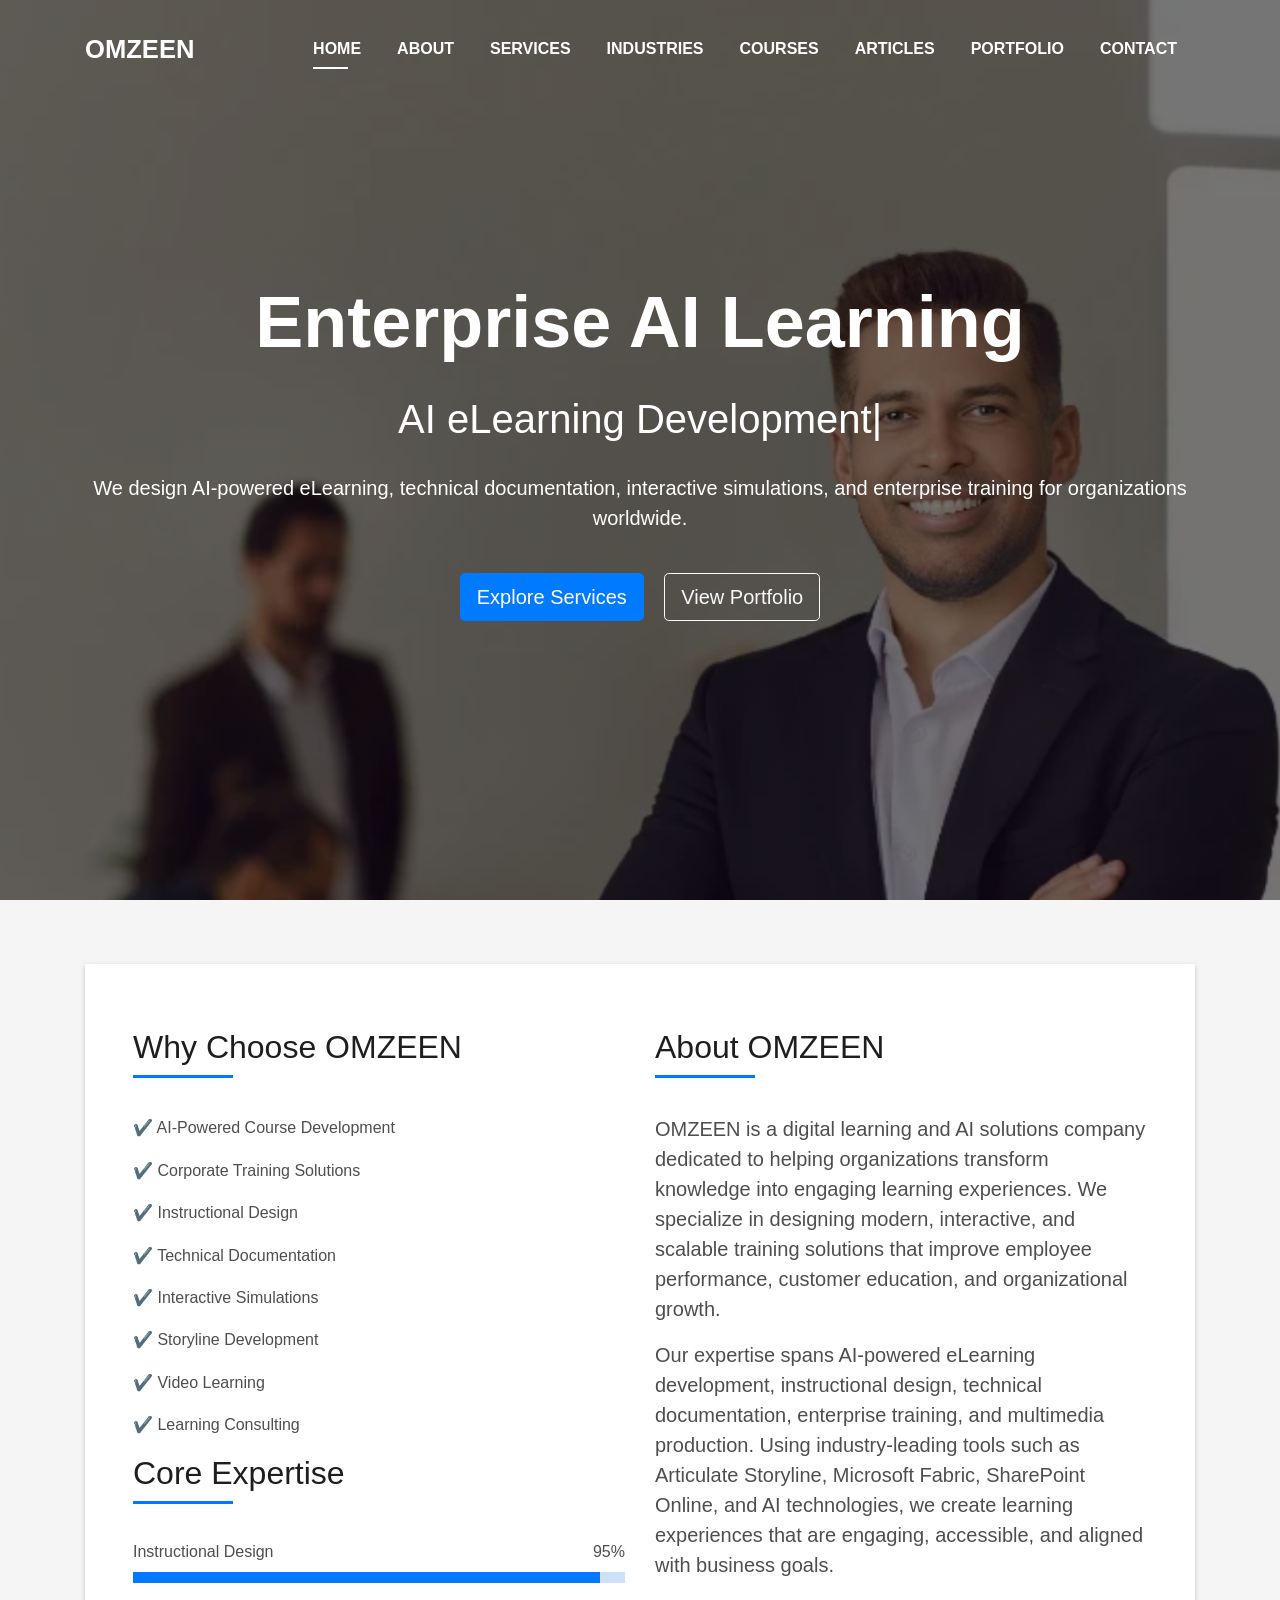
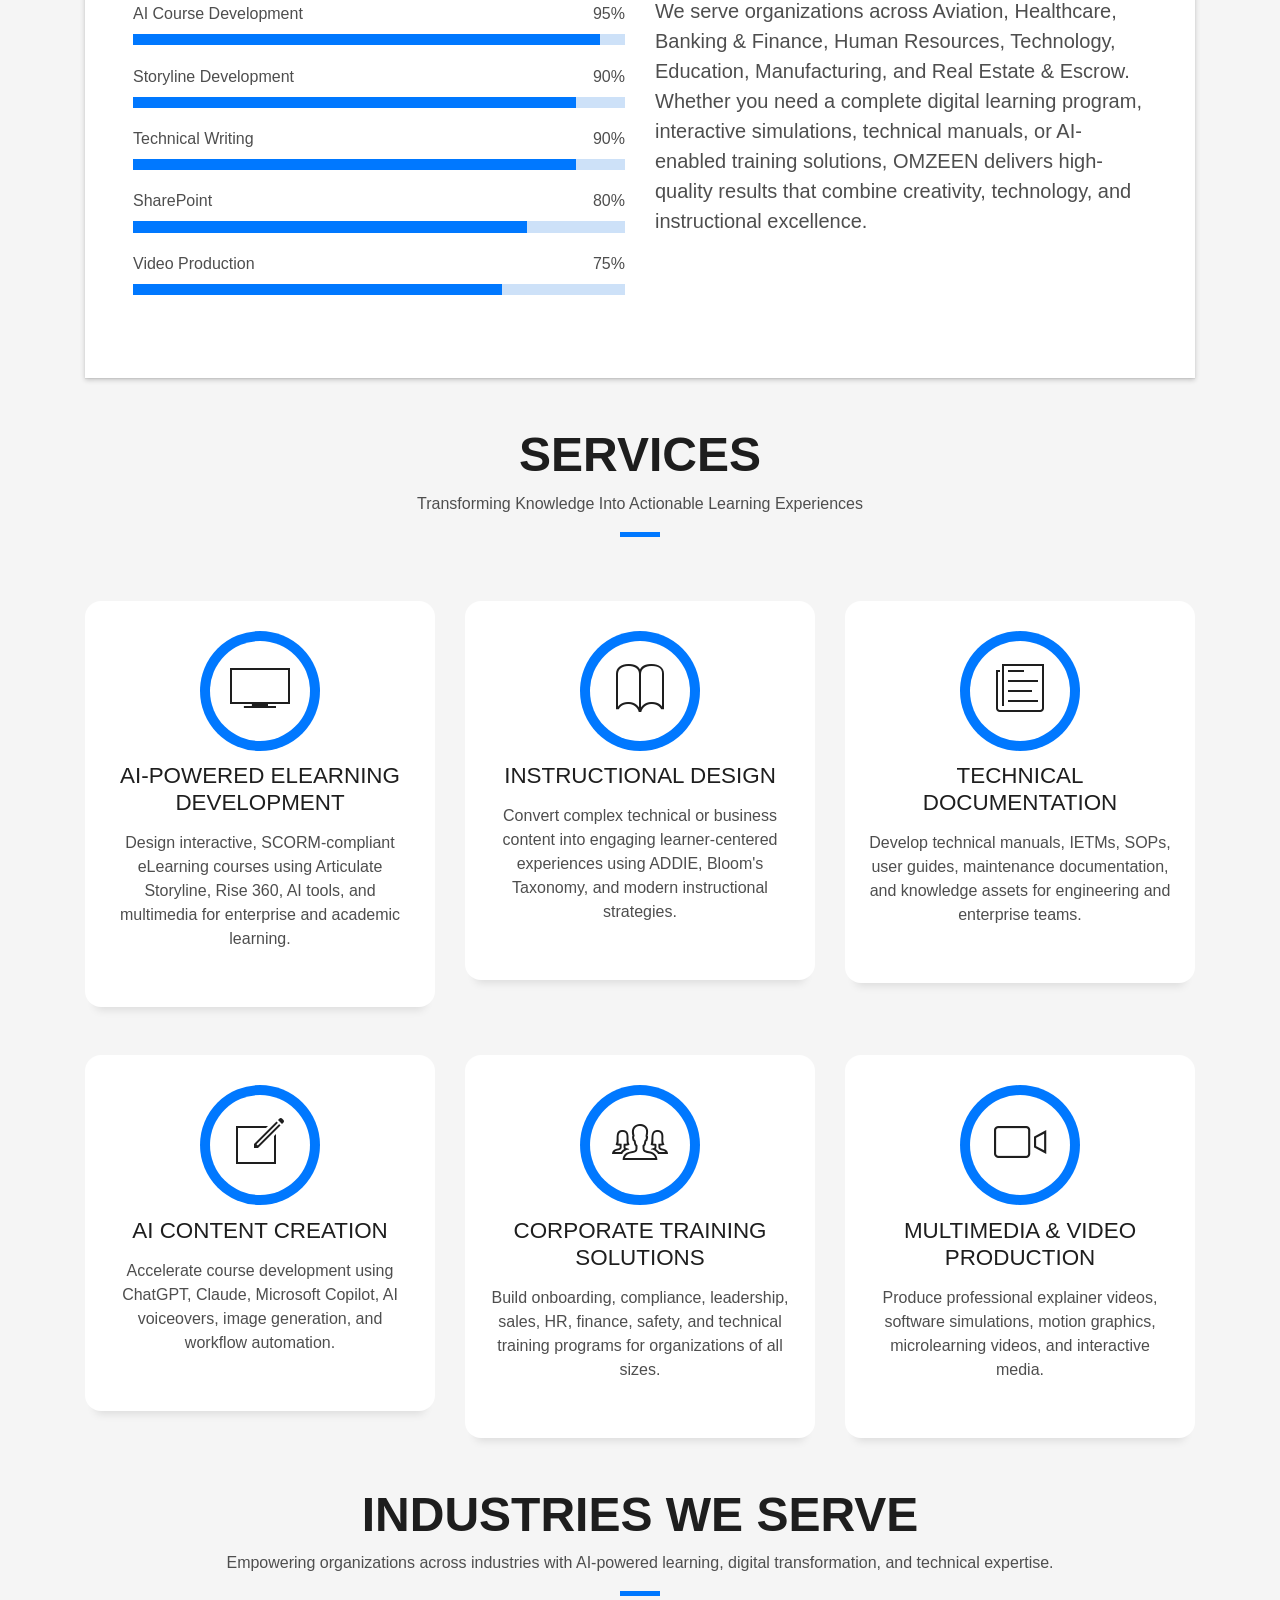
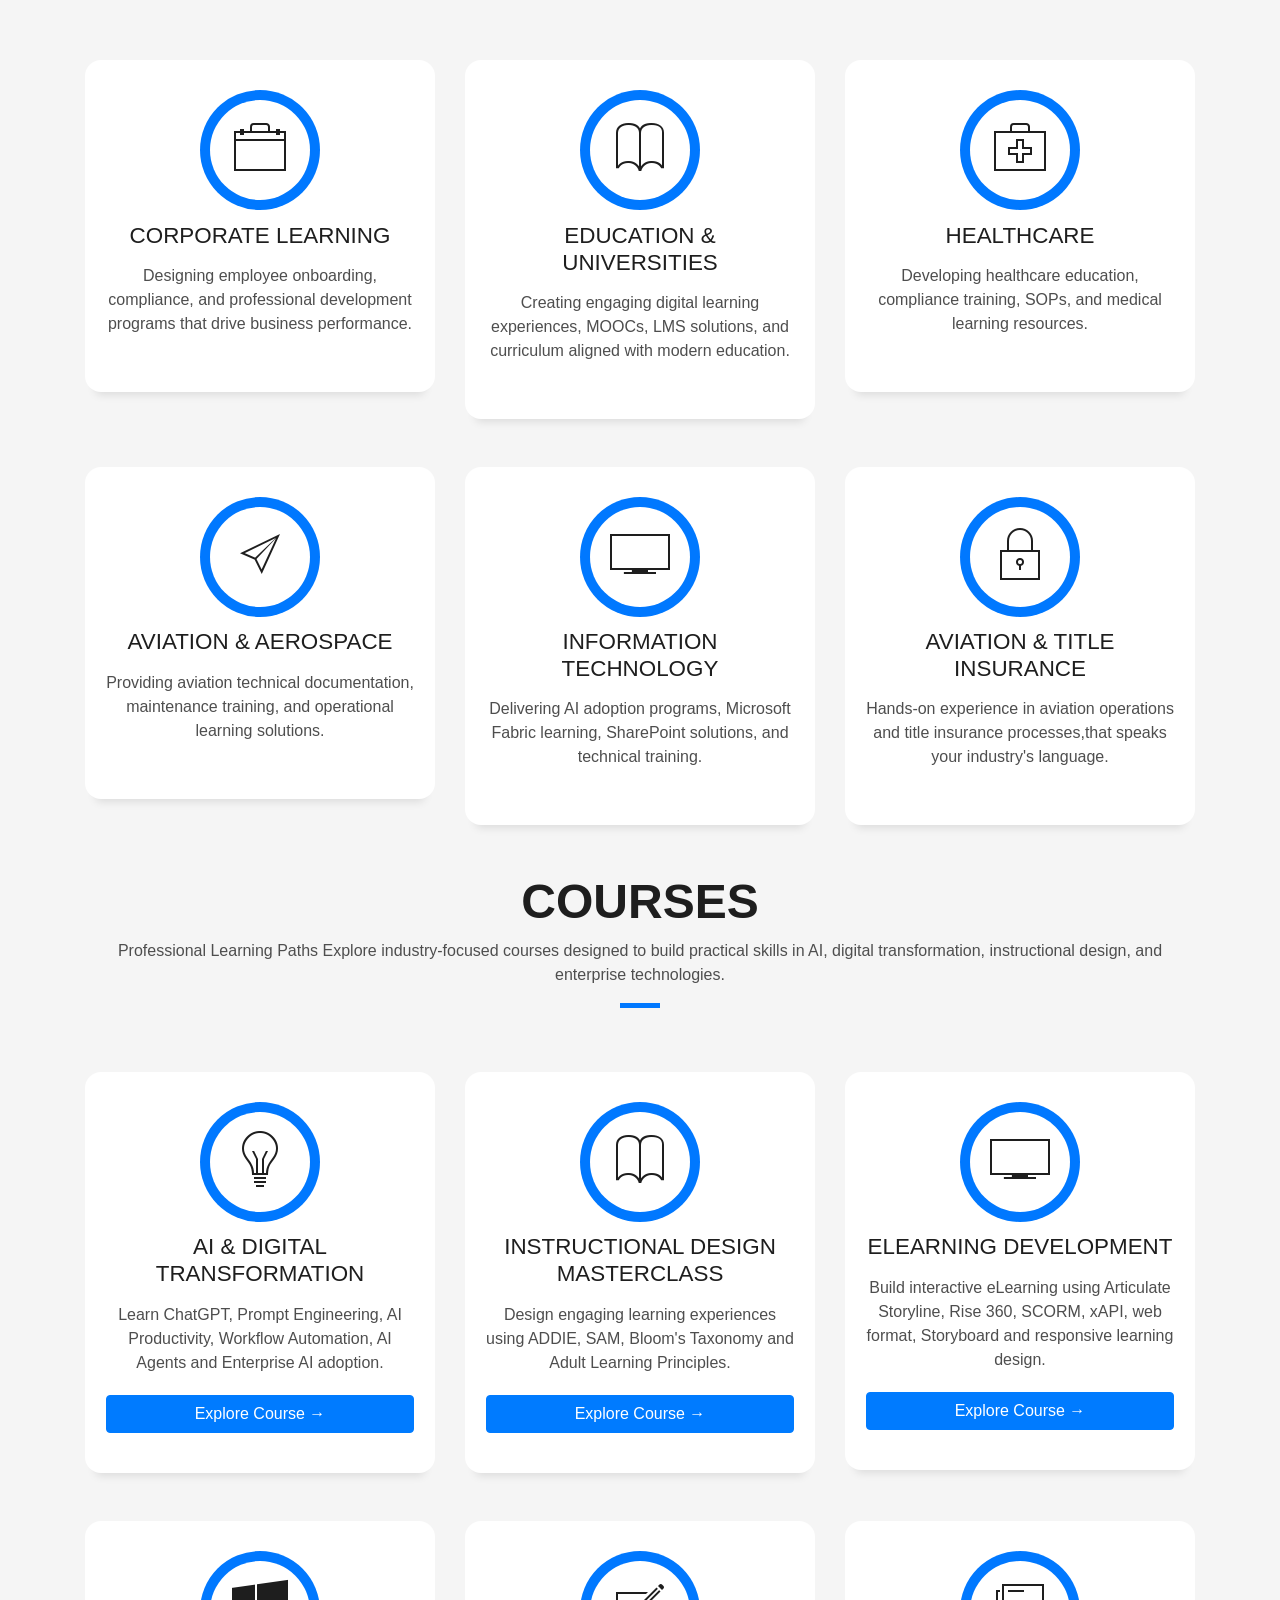
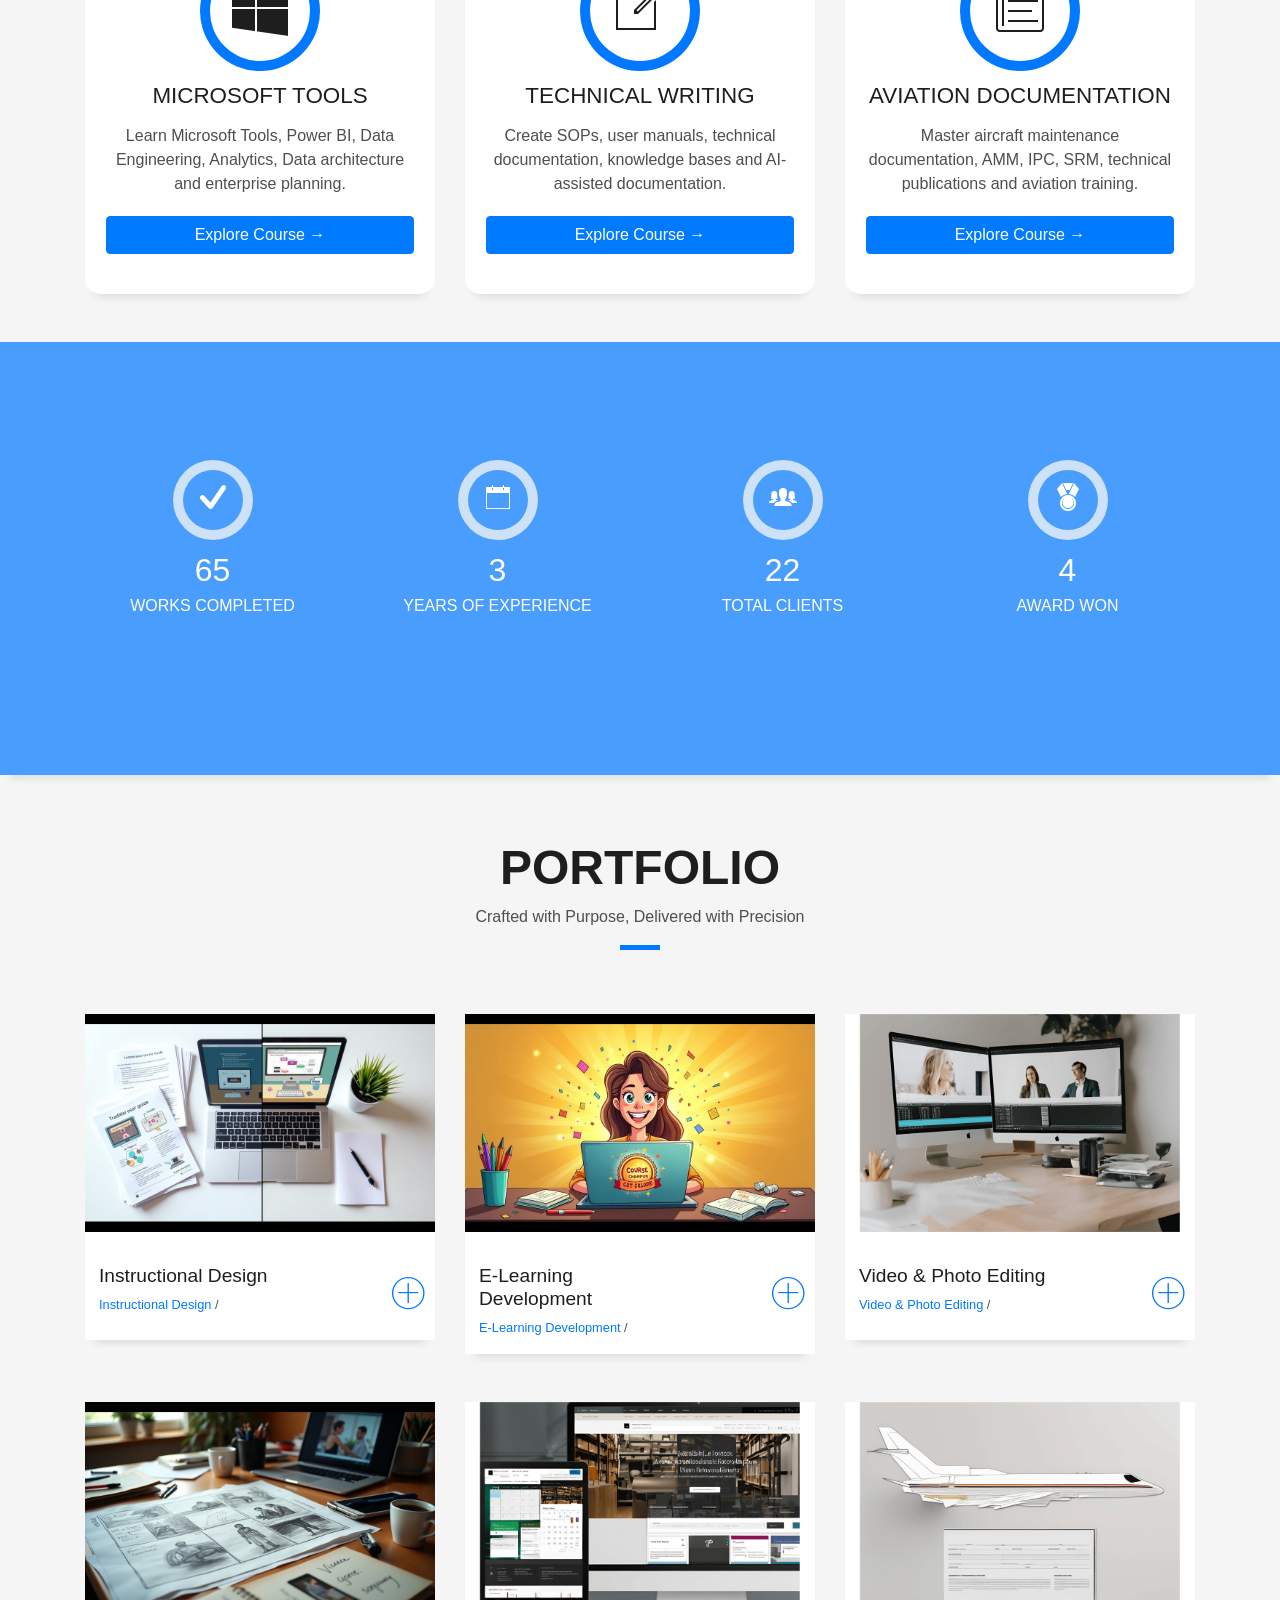
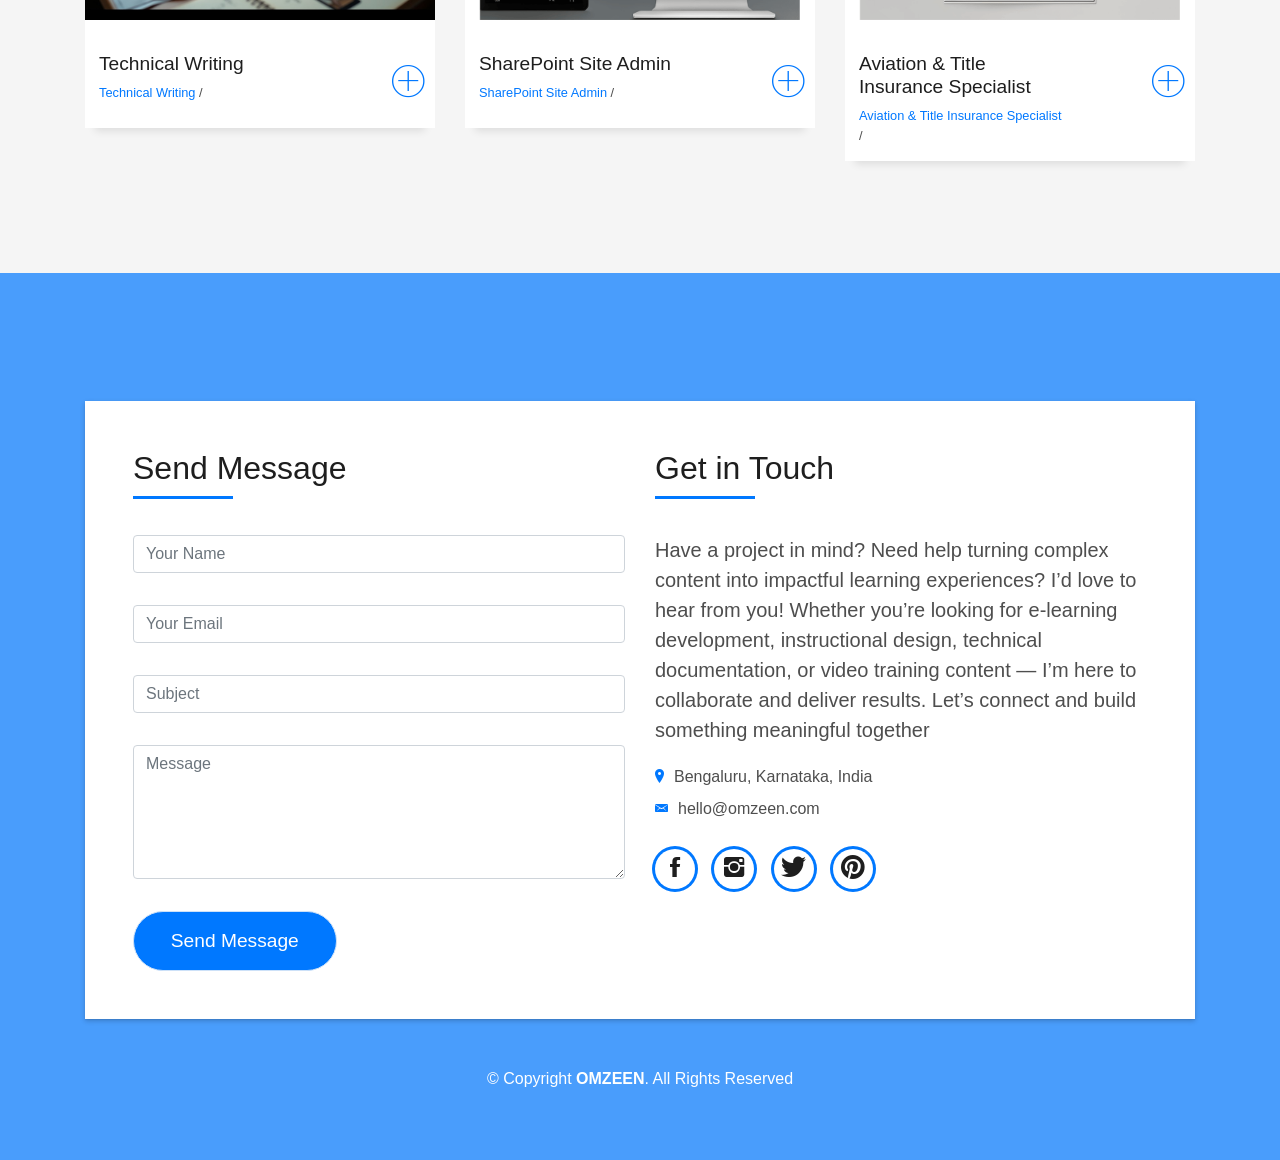
<file: index.html>
<!DOCTYPE html>
<html lang="en">
<head>
  <meta charset="utf-8">
  <title>OMZEEN | AI Learning Solutions</title>
  <meta content="width=device-width, initial-scale=1.0" name="viewport">
  <meta content="" name="keywords">
  <meta content="" name="description">

  <!-- Favicons -->
  <link rel="icon" type="image/png" sizes="32x32" href="img/favicon.png?v=3">
  <link rel="shortcut icon" href="img/favicon.png?v=3">
  <link rel="apple-touch-icon" href="img/apple-touch-icon.png?v=3">

  <!-- Bootstrap CSS File -->
  <link href="lib/bootstrap/css/bootstrap.min.css" rel="stylesheet">

  <!-- Libraries CSS Files -->
  <link href="lib/font-awesome/css/font-awesome.min.css" rel="stylesheet">
  <link href="lib/animate/animate.min.css" rel="stylesheet">
  <link href="lib/ionicons/css/ionicons.min.css" rel="stylesheet">
  <link href="lib/owlcarousel/assets/owl.carousel.min.css" rel="stylesheet">
  <link href="lib/lightbox/css/lightbox.min.css" rel="stylesheet">

  <!-- Main Stylesheet File -->
  <link href="css/style.css" rel="stylesheet">

  <!-- =======================================================
    Theme Name: Omzeen
    Theme URL: https://bootstrapmade.com/devfolio-bootstrap-portfolio-html-template/
    License: https://bootstrapmade.com/license/
  ======================================================= -->
</head>

<body id="page-top">

  <!--/ Nav Star /-->
  <nav class="navbar navbar-b navbar-trans navbar-expand-md fixed-top" id="mainNav">
    <div class="container">
      <a class="navbar-brand js-scroll" href="#page-top">OMZEEN</a>
      <button class="navbar-toggler collapsed" type="button" data-toggle="collapse" data-target="#navbarDefault"
        aria-controls="navbarDefault" aria-expanded="false" aria-label="Toggle navigation">
        <span></span>
        <span></span>
        <span></span>
      </button>
      <div class="navbar-collapse collapse justify-content-end" id="navbarDefault">
        <ul class="navbar-nav">
          <li class="nav-item">
            <a class="nav-link js-scroll active" href="#home">Home</a>
          </li>
          <li class="nav-item">
            <a class="nav-link js-scroll" href="#about">About</a>
          </li>
          <li class="nav-item">
            <a class="nav-link js-scroll" href="#services">Services</a>
          </li>
          <li class="nav-item">
    <a class="nav-link js-scroll" href="#industries">Industries</a>
</li>

<li class="nav-item">
    <a class="nav-link js-scroll" href="#courses">Courses</a>
</li>
<li class="nav-item">
    <a class="nav-link" href="articles.html">Articles</a>
</li>
          
          <li class="nav-item">
            <a class="nav-link js-scroll" href="#portfolio">Portfolio</a>
          </li>
          
          <li class="nav-item">
            <a class="nav-link js-scroll" href="#contact">Contact</a>
          </li>
        </ul>
      </div>
    </div>
  </nav>
  <!--/ Nav End /-->

  <!--/ Intro Skew Star /-->
  <div id="home" class="intro route bg-image" style="background-image: url(img/zab.png)">
    <div class="overlay-itro"></div>
    <div class="intro-content display-table">
      <div class="table-cell">
        <div class="container">
          <!--<p class="display-6 color-d">Hello, world!</p>-->
          <h1 class="intro-title mb-4">Enterprise AI Learning</h1>
          <p class="intro-subtitle"><span class="text-slider-items">AI eLearning Development, Instructional Design, Technical Documentation, Corporate Training, Microsoft Fabric Training, SharePoint Learning, Interactive Simulations, AI Course Development, Learning Experience Design</span><strong class="text-slider"></strong></p>
          <p class="lead mt-4 text-white">
          We design AI-powered eLearning, technical documentation, interactive simulations, and enterprise training for organizations worldwide.
          </p>
          <div class="pt-4">

            <a href="#service"
            class="btn btn-primary btn-lg mr-3">
            Explore Services
            </a>

            <a href="#work"
              class="btn btn-outline-light btn-lg">
              View Portfolio
            </a>

          </div>
          <!-- <p class="pt-3"><a class="btn btn-primary btn js-scroll px-4" href="#about" role="button">Learn More</a></p> -->
        </div>
      </div>
    </div>
  </div>
  <!--/ Intro Skew End /-->

  <section id="about" class="about-mf sect-pt4 route">
    <div class="container">
      <div class="row">
        <div class="col-sm-12">
          <div class="box-shadow-full">
            <div class="row">
              <div class="col-md-6">
                <div class="row">
                  <div class="col-md-12">
                    <div class="about-info">
                      <div class="title-box-2">
                          <h5 class="title-left">
                           Why Choose OMZEEN
                          </h5>
                      </div>
                      <p><span class="title-s"></span> <span>✔ AI-Powered Course Development</span></p>
                      <p><span class="title-s"></span> <span>✔ Corporate Training Solutions</span></p>
                      <p><span class="title-s"></span> <span>✔ Instructional Design</span></p>
                      <p><span class="title-s"></span> <span>✔ Technical Documentation</span></p>
                      <p><span class="title-s"></span> <span>✔ Interactive Simulations</span></p>
                      <p><span class="title-s"></span> <span>✔ Storyline Development</span></p>
                      <p><span class="title-s"></span> <span>✔ Video Learning</span></p>
                      <p><span class="title-s"></span> <span>✔ Learning Consulting</span></p>
                    </div>
                  </div>
                </div>
                <div class="skill-mf">
                  <div class="title-box-2">
                    <h5 class="title-left">
                    Core Expertise
                    </h5>
                  </div>
                  <span>Instructional Design</span> <span class="pull-right">95%</span>
                  <div class="progress">
                    <div class="progress-bar" role="progressbar" style="width: 95%;" aria-valuenow="95" aria-valuemin="0"
                      aria-valuemax="100"></div>
                  </div>
                  <span>AI Course Development</span> <span class="pull-right">95%</span>
                  <div class="progress">
                    <div class="progress-bar" role="progressbar" style="width: 95%" aria-valuenow="95" aria-valuemin="0"
                      aria-valuemax="100"></div>
                  </div>
                  <span>Storyline Development</span> <span class="pull-right">90%</span>
                  <div class="progress">
                    <div class="progress-bar" role="progressbar" style="width: 90%" aria-valuenow="90" aria-valuemin="0"
                      aria-valuemax="100"></div>
                  </div>
                  <span>Technical Writing</span> <span class="pull-right">90%</span>
                  <div class="progress">
                    <div class="progress-bar" role="progressbar" style="width: 90%" aria-valuenow="90" aria-valuemin="0"
                      aria-valuemax="100"></div>
                  </div>
				  <span>SharePoint</span> <span class="pull-right">80%</span>
                  <div class="progress">
                    <div class="progress-bar" role="progressbar" style="width: 80%" aria-valuenow="80" aria-valuemin="0"
                      aria-valuemax="100"></div>
                  </div>
				  <span>Video Production </span> <span class="pull-right">75%</span>
                  <div class="progress">
                    <div class="progress-bar" role="progressbar" style="width: 75%" aria-valuenow="75" aria-valuemin="0"
                      aria-valuemax="100"></div>
                  </div>

                </div>
              </div>
              <div class="col-md-6">
                <div class="about-OMZEEN pt-4 pt-md-0">
                  <div class="title-box-2">
                    <h5 class="title-left">
                      About OMZEEN
                    </h5>
                  </div>
                  <p class="lead">
                    OMZEEN is a digital learning and AI solutions company dedicated to helping organizations transform knowledge into engaging learning experiences. We specialize in designing modern, interactive, and scalable training solutions that improve employee performance, customer education, and organizational growth. </p>
                  <p class="lead">
                    Our expertise spans AI-powered eLearning development, instructional design, technical documentation, enterprise training, and multimedia production. Using industry-leading tools such as Articulate Storyline, Microsoft Fabric, SharePoint Online, and AI technologies, we create learning experiences that are engaging, accessible, and aligned with business goals. </p>
                  <p class="lead">
                    We serve organizations across Aviation, Healthcare, Banking & Finance, Human Resources, Technology, Education, Manufacturing, and Real Estate & Escrow. Whether you need a complete digital learning program, interactive simulations, technical manuals, or AI-enabled training solutions, OMZEEN delivers high-quality results that combine creativity, technology, and instructional excellence.
                  </p>
                </div>
              </div>
            </div>
          </div>
        </div>
      </div>
    </div>
  </section>

  <!--/ Section Services Star /-->
  <section id="services" class="services-mf route">
    <div class="container">
      <div class="row">
        <div class="col-sm-12">
          <div class="title-box text-center">
            <h3 class="title-a">
              Services
            </h3>
            <p class="subtitle-a">
              Transforming Knowledge Into Actionable Learning Experiences
            </p>
            <div class="line-mf"></div>
          </div>
        </div>
      </div>
      <div class="row">
        <div class="col-md-4">
          <div class="service-box">
            <div class="service-ico">
              <span class="ico-circle"><i class="ion-ios-monitor-outline"></i></span>
            </div>
            <div class="service-content">
              <h2 class="s-title">AI-Powered eLearning Development</h2>
              <p class="s-description text-center">
                Design interactive, SCORM-compliant eLearning courses using Articulate Storyline, Rise 360, AI tools, and multimedia for enterprise and academic learning.
              </p>
            </div>
          </div>
        </div>
        <div class="col-md-4">
          <div class="service-box">
            <div class="service-ico">
              <span class="ico-circle"><i class="ion-ios-book-outline"></i></span>
            </div>
            <div class="service-content">
              <h2 class="s-title">Instructional Design</h2>
              <p class="s-description text-center">
                Convert complex technical or business content into engaging learner-centered experiences using ADDIE, Bloom's Taxonomy, and modern instructional strategies.
              </p>
            </div>
          </div>
        </div>
        <div class="col-md-4">
          <div class="service-box">
            <div class="service-ico">
              <span class="ico-circle"><i class="ion-ios-paper-outline"></i></span>
            </div>
            <div class="service-content">
              <h2 class="s-title">Technical Documentation</h2>
              <p class="s-description text-center">
                Develop technical manuals, IETMs, SOPs, user guides, maintenance documentation, and knowledge assets for engineering and enterprise teams.
              </p>
            </div>
          </div>
        </div>
        <div class="col-md-4">
          <div class="service-box">
            <div class="service-ico">
              <span class="ico-circle"><i class="ion-ios-compose-outline"></i></span>
            </div>
            <div class="service-content">
              <h2 class="s-title">AI Content Creation</h2>
              <p class="s-description text-center">
                Accelerate course development using ChatGPT, Claude, Microsoft Copilot, AI voiceovers, image generation, and workflow automation.
              </p>
            </div>
          </div>
        </div>
        <div class="col-md-4">
          <div class="service-box">
            <div class="service-ico">
              <span class="ico-circle"><i class="ion-ios-people-outline"></i></span>
            </div>
            <div class="service-content">
              <h2 class="s-title">Corporate Training Solutions</h2>
              <p class="s-description text-center">
                Build onboarding, compliance, leadership, sales, HR, finance, safety, and technical training programs for organizations of all sizes.
              </p>
            </div>
          </div>
        </div>
        <div class="col-md-4">
          <div class="service-box">
            <div class="service-ico">
              <span class="ico-circle"><i class="ion-ios-videocam-outline"></i></span>
            </div>
            <div class="service-content">
              <h2 class="s-title">Multimedia & Video Production</h2>
              <p class="s-description text-center">
                Produce professional explainer videos, software simulations, motion graphics, microlearning videos, and interactive media.
              </p>
            </div>
          </div>
        </div>
      </div>
    </div>
  </section>
  <!--/ Section Services End /-->

  <!--/ Section Industries Star /-->
  <section id="industries" class="industries-mf route">
    <div class="container">
      <div class="row">
        <div class="col-sm-12">
          <div class="title-box text-center">
            <h3 class="title-a">
              Industries We Serve
            </h3>
            <p class="subtitle-a">
              Empowering organizations across industries with AI-powered learning, digital transformation, and technical expertise.
            </p>
            <div class="line-mf"></div>
          </div>
        </div>
      </div>
      <div class="row">
        <div class="col-md-4">
          <div class="service-box">
            <div class="service-ico">
              <span class="ico-circle"><i class="ion-ios-briefcase-outline"></i></span>
            </div>
            <div class="service-content">
              <h2 class="s-title">Corporate Learning</h2>
              <p class="s-description text-center">
                Designing employee onboarding, compliance, and professional development programs that drive business performance.
              </p>
            </div>
          </div>
        </div>
        <div class="col-md-4">
          <div class="service-box">
            <div class="service-ico">
              <span class="ico-circle"><i class="ion-ios-book-outline"></i></span>
            </div>
            <div class="service-content">
              <h2 class="s-title">Education & Universities</h2>
              <p class="s-description text-center">
                Creating engaging digital learning experiences, MOOCs, LMS solutions, and curriculum aligned with modern education.
              </p>
            </div>
          </div>
        </div>
        <div class="col-md-4">
          <div class="service-box">
            <div class="service-ico">
              <span class="ico-circle"><i class="ion-ios-medkit-outline"></i></span>
            </div>
            <div class="service-content">
              <h2 class="s-title">Healthcare</h2>
              <p class="s-description text-center">
                Developing healthcare education, compliance training, SOPs, and medical learning resources.
              </p>
            </div>
          </div>
        </div>
        <div class="col-md-4">
          <div class="service-box">
            <div class="service-ico">
              <span class="ico-circle"><i class="ion-ios-paperplane-outline"></i></span>
            </div>
            <div class="service-content">
              <h2 class="s-title">Aviation & Aerospace</h2>
              <p class="s-description text-center">
                Providing aviation technical documentation, maintenance training, and operational learning solutions.
              </p>
            </div>
          </div>
        </div>
        <div class="col-md-4">
          <div class="service-box">
            <div class="service-ico">
              <span class="ico-circle"><i class="ion-ios-monitor-outline"></i></span>
            </div>
            <div class="service-content">
              <h2 class="s-title">Information Technology</h2>
              <p class="s-description text-center">
                Delivering AI adoption programs, Microsoft Fabric learning, SharePoint solutions, and technical training.
              </p>
            </div>
          </div>
        </div>
        <div class="col-md-4">
          <div class="service-box">
            <div class="service-ico">
              <span class="ico-circle"><i class="ion-ios-locked-outline"></i></span>
            </div>
            <div class="service-content">
              <h2 class="s-title">Aviation & Title Insurance</h2>
              <p class="s-description text-center">
                Hands-on experience in aviation operations and title insurance processes,that speaks your industry's language.
              </p>
            </div>
          </div>
        </div>
      </div>
    </div>
  </section>
  <!--/ Section Industries End /-->

  <!--/ Section Courses Star /-->
  <section id="courses" class="courses-mf route">
    <div class="container">
      <div class="row">
        <div class="col-sm-12">
          <div class="title-box text-center">
            <h3 class="title-a">
              Courses
            </h3>
            <p class="subtitle-a">
              Professional Learning Paths
              
              Explore industry-focused courses designed to build practical skills in AI, digital transformation, instructional design, and enterprise technologies.
            </p>
            <div class="line-mf"></div>
          </div>
        </div>
      </div>
      
    <div class="row">
        <div class="col-md-4">
          <div class="service-box">
           <div class="service-ico">
            <span class="ico-circle">
             <i class="ion-ios-lightbulb-outline"></i>
            </span>
            </div>
            <div class="service-content">
              <h2 class="s-title">AI & Digital Transformation</h2>
              <p class="s-description text-center">
                Learn ChatGPT, Prompt Engineering, AI Productivity, Workflow Automation, AI Agents and Enterprise AI adoption.
              </p>
              <a href="courses/ai-digital-transformation.html"
   class="btn btn-primary btn-block">
   Explore Course →
</a>
            </div>
          </div>
        </div>
        <div class="col-md-4">
          <div class="service-box">
            <div class="service-ico">
              <span class="ico-circle"><i class="ion-ios-book-outline"></i></span>
            </div>
            <div class="service-content">
              <h2 class="s-title">Instructional Design Masterclass</h2>
              <p class="s-description text-center">
                Design engaging learning experiences using ADDIE, SAM, Bloom's Taxonomy and Adult Learning Principles.
              </p>
              <a href="courses/instructional-design-masterclass.html"
   class="btn btn-primary btn-block">
   Explore Course →
</a>
            </div>
          </div>
        </div>
        <div class="col-md-4">
          <div class="service-box">
            <div class="service-ico">
              <span class="ico-circle"><i class="ion-ios-monitor-outline"></i></span>
            </div>
            <div class="service-content">
              <h2 class="s-title">eLearning Development</h2>
              <p class="s-description text-center">
                Build interactive eLearning using Articulate Storyline, Rise 360, SCORM, xAPI, web format, Storyboard and responsive learning design.
              </p>
              <a href="courses/elearning-development.html"
              class="btn btn-primary btn-block">
               Explore Course →
               </a>
            </div>
          </div>
        </div>
        <div class="col-md-4">
          <div class="service-box">
            <div class="service-ico">
              <span class="ico-circle"><i class="ion-social-windows"></i></span>
            </div>
            <div class="service-content">
              <h2 class="s-title">Microsoft Tools</h2>
              <p class="s-description text-center">
                Learn Microsoft Tools, Power BI, Data Engineering, Analytics, Data architecture and enterprise planning.
              </p>
              <a href="courses/microsoft-tools.html"
              class="btn btn-primary btn-block">
   Explore Course →
</a>
            </div>
          </div>
        </div>
        <div class="col-md-4">
          <div class="service-box">
            <div class="service-ico">
              <span class="ico-circle"><i class="ion-ios-compose-outline"></i></span>
            </div>
            <div class="service-content">
              <h2 class="s-title">Technical Writing</h2>
              <p class="s-description text-center">
                Create SOPs, user manuals, technical documentation, knowledge bases and AI-assisted documentation.
              </p>
              <a href="courses/technical-writing.html"
              class="btn btn-primary btn-block">
            Explore Course →
</a>
            </div>
          </div>
        </div>
        <div class="col-md-4">
          <div class="service-box">
            <div class="service-ico">
              <span class="ico-circle"><i class="ion-ios-paper-outline"></i></span>
            </div>
            <div class="service-content">
              <h2 class="s-title">Aviation Documentation</h2>
              <p class="s-description text-center">
                Master aircraft maintenance documentation, AMM, IPC, SRM, technical publications and aviation training.
              </p>
              <a href="courses/aviation-documentation.html"
              class="btn btn-primary btn-block">
            Explore Course →
</a>
            </div>
          </div>
        </div>
      </div>
    </div>
  </section>
  <!--/ Section Courses End /-->

  <div class="section-counter paralax-mf bg-image" style="background-image: url(img/counters-bg.jpg)">
    <div class="overlay-mf"></div>
    <div class="container">
      <div class="row">
        <div class="col-sm-3 col-lg-3">
          <div class="counter-box">
            <div class="counter-ico">
              <span class="ico-circle"><i class="ion-checkmark-round"></i></span>
            </div>
            <div class="counter-num">
              <p class="counter">150</p>
              <span class="counter-text">WORKS COMPLETED</span>
            </div>
          </div>
        </div>
        <div class="col-sm-3 col-lg-3">
          <div class="counter-box pt-4 pt-md-0">
            <div class="counter-ico">
              <span class="ico-circle"><i class="ion-ios-calendar-outline"></i></span>
            </div>
            <div class="counter-num">
              <p class="counter">08</p>
              <span class="counter-text">YEARS OF EXPERIENCE</span>
            </div>
          </div>
        </div>
        <div class="col-sm-3 col-lg-3">
          <div class="counter-box pt-4 pt-md-0">
            <div class="counter-ico">
              <span class="ico-circle"><i class="ion-ios-people"></i></span>
            </div>
            <div class="counter-num">
              <p class="counter">50</p>
              <span class="counter-text">TOTAL CLIENTS</span>
            </div>
          </div>
        </div>
        <div class="col-sm-3 col-lg-3">
          <div class="counter-box pt-4 pt-md-0">
            <div class="counter-ico">
              <span class="ico-circle"><i class="ion-ribbon-a"></i></span>
            </div>
            <div class="counter-num">
              <p class="counter">10</p>
              <span class="counter-text">AWARD WON</span>
            </div>
          </div>
        </div>
      </div>
    </div>
  </div>

  <!--/ Section Portfolio Star /-->
  <section id="portfolio" class="portfolio-mf sect-pt4 route">
    <div class="container">
      <div class="row">
        <div class="col-sm-12">
          <div class="title-box text-center">
            <h3 class="title-a">
              Portfolio
            </h3>
            <p class="subtitle-a">
              Crafted with Purpose, Delivered with Precision
            </p>
            <div class="line-mf"></div>
          </div>
        </div>
      </div>
      <div class="row">
        <div class="col-md-4">
          <div class="work-box">
            <a href="img/ID1.jpg" data-lightbox="gallery-mf">
              <div class="work-img">
                <img src="img/ID1.jpg" alt="" class="img-fluid">
              </div>
              <div class="work-content">
                <div class="row">
                  <div class="col-sm-8">
                    <h2 class="w-title">Instructional Design</h2>
                    <div class="w-more">
                      <span class="w-ctegory">Instructional Design</span> / <span class="w-date"></span>
                    </div>
                  </div>
                  <div class="col-sm-4">
                    <div class="w-like">
                      <span class="ion-ios-plus-outline"></span>
                    </div>
                  </div>
                </div>
              </div>
            </a>
          </div>
        </div>
        <div class="col-md-4">
          <div class="work-box">
            <a href="img/EL1.jpg" data-lightbox="gallery-mf">
              <div class="work-img">
                <img src="img/EL1.jpg" alt="" class="img-fluid">
              </div>
              <div class="work-content">
                <div class="row">
                  <div class="col-sm-8">
                    <h2 class="w-title">E-Learning Development</h2>
                    <div class="w-more">
                      <span class="w-ctegory">E-Learning Development</span> / <span class="w-date"></span>
                    </div>
                  </div>
                  <div class="col-sm-4">
                    <div class="w-like">
                      <span class="ion-ios-plus-outline"></span>
                    </div>
                  </div>
                </div>
              </div>
            </a>
          </div>
        </div>
        <div class="col-md-4">
          <div class="work-box">
            <a href="img/videoediting1.png" data-lightbox="gallery-mf">
              <div class="work-img">
                <img src="img/videoediting1.png" alt="" class="img-fluid">
              </div>
              <div class="work-content">
                <div class="row">
                  <div class="col-sm-8">
                    <h2 class="w-title">Video & Photo Editing</h2>
                    <div class="w-more">
                      <span class="w-ctegory">Video & Photo Editing</span> / <span class="w-date"></span>
                    </div>
                  </div>
                  <div class="col-sm-4">
                    <div class="w-like">
                      <span class="ion-ios-plus-outline"></span>
                    </div>
                  </div>
                </div>
              </div>
            </a>
          </div>
        </div>
        <div class="col-md-4">
          <div class="work-box">
            <a href="img/TD1.jpg" data-lightbox="gallery-mf">
              <div class="work-img">
                <img src="img/TD1.jpg" alt="" class="img-fluid">
              </div>
              <div class="work-content">
                <div class="row">
                  <div class="col-sm-8">
                    <h2 class="w-title">Technical Writing</h2>
                    <div class="w-more">
                      <span class="w-ctegory">Technical Writing</span> / <span class="w-date"></span>
                    </div>
                  </div>
                  <div class="col-sm-4">
                    <div class="w-like">
                      <span class="ion-ios-plus-outline"></span>
                    </div>
                  </div>
                </div>
              </div>
            </a>
          </div>
        </div>
        <div class="col-md-4">
          <div class="work-box">
            <a href="img/Sharepoint1.png" data-lightbox="gallery-mf">
              <div class="work-img">
                <img src="img/Sharepoint1.png" alt="" class="img-fluid">
              </div>
              <div class="work-content">
                <div class="row">
                  <div class="col-sm-8">
                    <h2 class="w-title">SharePoint Site Admin</h2>
                    <div class="w-more">
                      <span class="w-ctegory">SharePoint Site Admin</span> / <span class="w-date"></span>
                    </div>
                  </div>
                  <div class="col-sm-4">
                    <div class="w-like">
                      <span class="ion-ios-plus-outline"></span>
                    </div>
                  </div>
                </div>
              </div>
            </a>
          </div>
        </div>
        <div class="col-md-4">
          <div class="work-box">
            <a href="img/Aircraftparts1.png" data-lightbox="gallery-mf">
              <div class="work-img">
                <img src="img/Aircraftparts1.png" alt="" class="img-fluid">
              </div>
              <div class="work-content">
                <div class="row">
                  <div class="col-sm-8">
                    <h2 class="w-title">Aviation & Title Insurance Specialist</h2>
                    <div class="w-more">
                      <span class="w-ctegory">Aviation & Title Insurance Specialist</span> / <span class="w-date"></span>
                    </div>
                  </div>
                  <div class="col-sm-4">
                    <div class="w-like">
                      <span class="ion-ios-plus-outline"></span>
                    </div>
                  </div>
                </div>
              </div>
            </a>
          </div>
        </div>
        
      </div>
    </div>
  </section>
  <!--/ Section Portfolio End /-->

  

  
  <!--/ Section Contact-Footer Star /-->
  <section class="paralax-mf footer-paralax bg-image sect-mt4 route" style="background-image: url(img/overlay-bg.jpg)">
    <div class="overlay-mf"></div>
    <div class="container">
      <div class="row">
        <div class="col-sm-12">
          <div class="contact-mf">
            <div id="contact" class="box-shadow-full">
              <div class="row">
                <div class="col-md-6">
                  <div class="title-box-2">
                    <h5 class="title-left">
                      Send Message
                    </h5>
                  </div>
                  <div>
                      <form action="hello@omzeen.com" method="post" role="form" class="contactForm">
                      <div id="sendmessage">Your message has been sent. Thank you!</div>
                      <div id="errormessage"></div>
                      <div class="row">
                        <div class="col-md-12 mb-3">
                          <div class="form-group">
                            <input type="text" name="name" class="form-control" id="name" placeholder="Your Name" data-rule="minlen:4" data-msg="Please enter at least 4 chars" />
                            <div class="validation"></div>
                          </div>
                        </div>
                        <div class="col-md-12 mb-3">
                          <div class="form-group">
                            <input type="email" class="form-control" name="email" id="email" placeholder="Your Email" data-rule="email" data-msg="Please enter a valid email" />
                            <div class="validation"></div>
                          </div>
                        </div>
                        <div class="col-md-12 mb-3">
                            <div class="form-group">
                              <input type="text" class="form-control" name="subject" id="subject" placeholder="Subject" data-rule="minlen:4" data-msg="Please enter at least 8 chars of subject" />
                              <div class="validation"></div>
                            </div>
                        </div>
                        <div class="col-md-12 mb-3">
                          <div class="form-group">
                            <textarea class="form-control" name="message" rows="5" data-rule="required" data-msg="Please write something for us" placeholder="Message"></textarea>
                            <div class="validation"></div>
                          </div>
                        </div>
                        <div class="col-md-12">
                          <button type="submit" class="button button-a button-big button-rouded">Send Message</button>
                        </div>
                      </div>
                    </form>
                  </div>
                </div>
                <div class="col-md-6">
                  <div class="title-box-2 pt-4 pt-md-0">
                    <h5 class="title-left">
                      Get in Touch
                    </h5>
                  </div>
                  <div class="more-info">
                    <p class="lead">
                      Have a project in mind? Need help turning complex content into impactful learning experiences?

						I’d love to hear from you!

						Whether you’re looking for e-learning development, instructional design, technical documentation, or video training content — I’m here to collaborate and deliver results.

						Let’s connect and build something meaningful together
                    </p>
                    <ul class="list-ico">
                      <li><span class="ion-ios-location"></span>Bengaluru, Karnataka, India</li>
                      <li><span class="ion-email"></span>hello@omzeen.com</li>
                    </ul>
                  </div>
                  <div class="socials">
                    <ul>
                      <li><a href=""><span class="ico-circle"><i class="ion-social-facebook"></i></span></a></li>
                      <li><a href=""><span class="ico-circle"><i class="ion-social-instagram"></i></span></a></li>
                      <li><a href=""><span class="ico-circle"><i class="ion-social-twitter"></i></span></a></li>
                      <li><a href=""><span class="ico-circle"><i class="ion-social-pinterest"></i></span></a></li>
                    </ul>
                  </div>
                </div>
              </div>
            </div>
          </div>
        </div>
      </div>
    </div>
    <footer>
      <div class="container">
        <div class="row">
          <div class="col-sm-12">
            <div class="copyright-box">

            <p class="copyright">
               &copy; Copyright <strong>OMZEEN</strong>. All Rights Reserved
              </p>

              </div>
            </div>
          </div>
        </div>
      </div>
    </footer>
  </section>
  <!--/ Section Contact-footer End /-->

  <a href="#" class="back-to-top"><i class="fa fa-chevron-up"></i></a>
  <div id="preloader"></div>

  <!-- JavaScript Libraries -->
  <script src="lib/jquery/jquery.min.js"></script>
  <script src="lib/jquery/jquery-migrate.min.js"></script>
  <script src="lib/popper/popper.min.js"></script>
  <script src="lib/bootstrap/js/bootstrap.min.js"></script>
  <script src="lib/easing/easing.min.js"></script>
  <script src="lib/counterup/jquery.waypoints.min.js"></script>
  <script src="lib/counterup/jquery.counterup.js"></script>
  <script src="lib/owlcarousel/owl.carousel.min.js"></script>
  <script src="lib/lightbox/js/lightbox.min.js"></script>
  <script src="lib/typed/typed.min.js"></script>
  <!-- Contact Form JavaScript File -->
  <script src="contactform/contactform.js"></script>

  <!-- Template Main Javascript File -->
  <script src="js/main.js"></script>

</body>
</html>
</file>
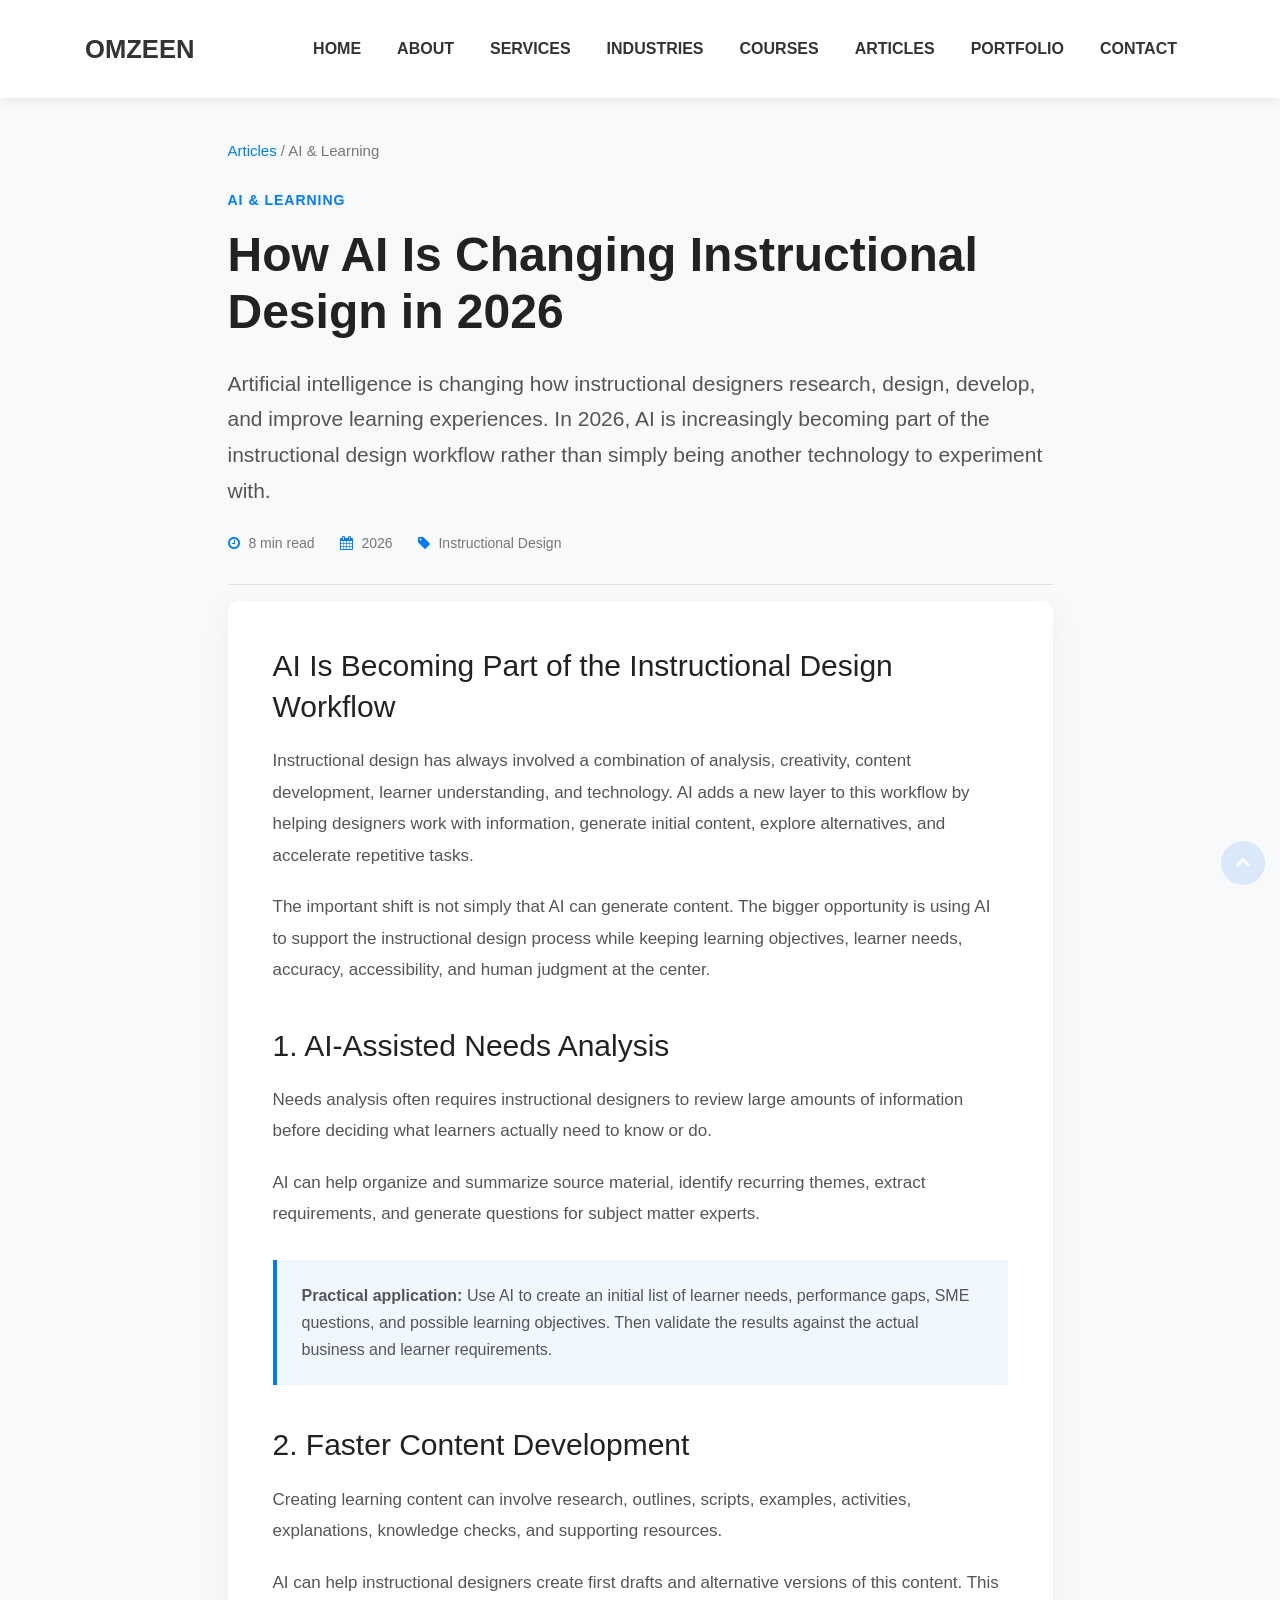
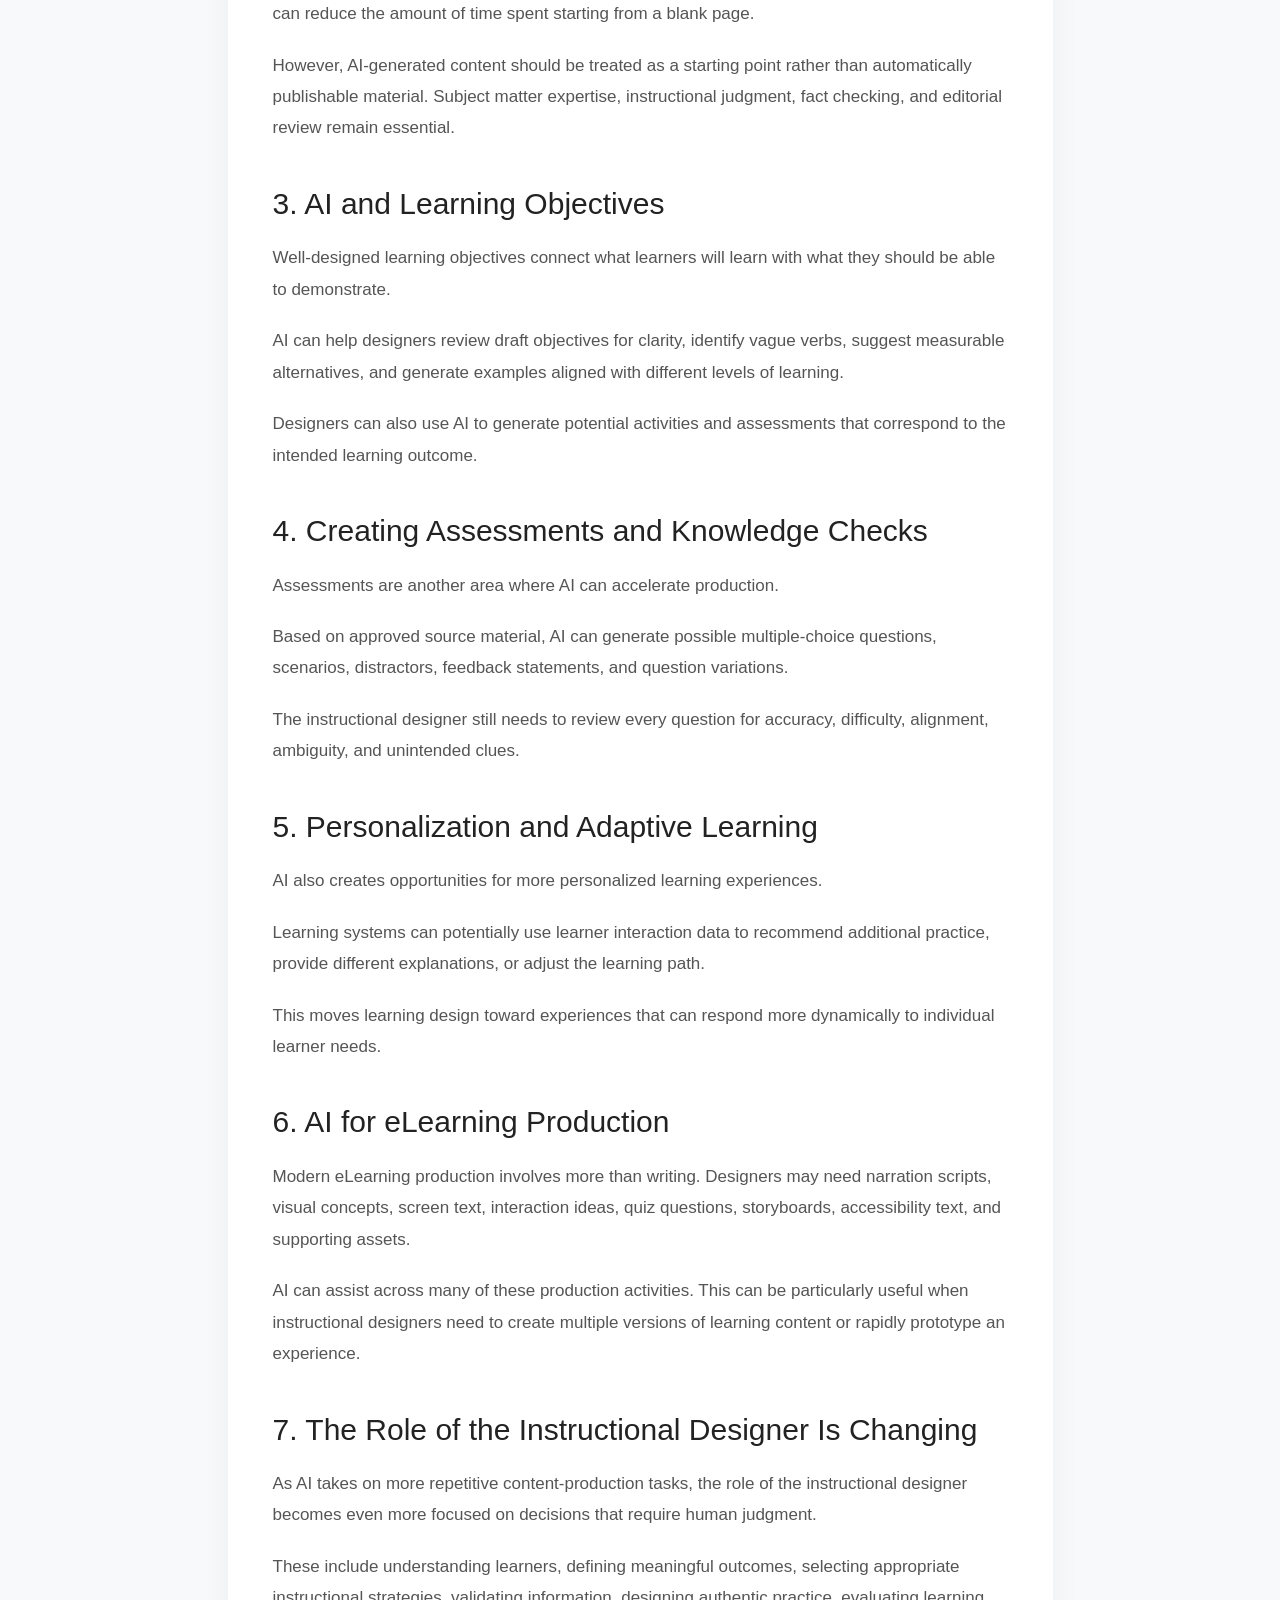
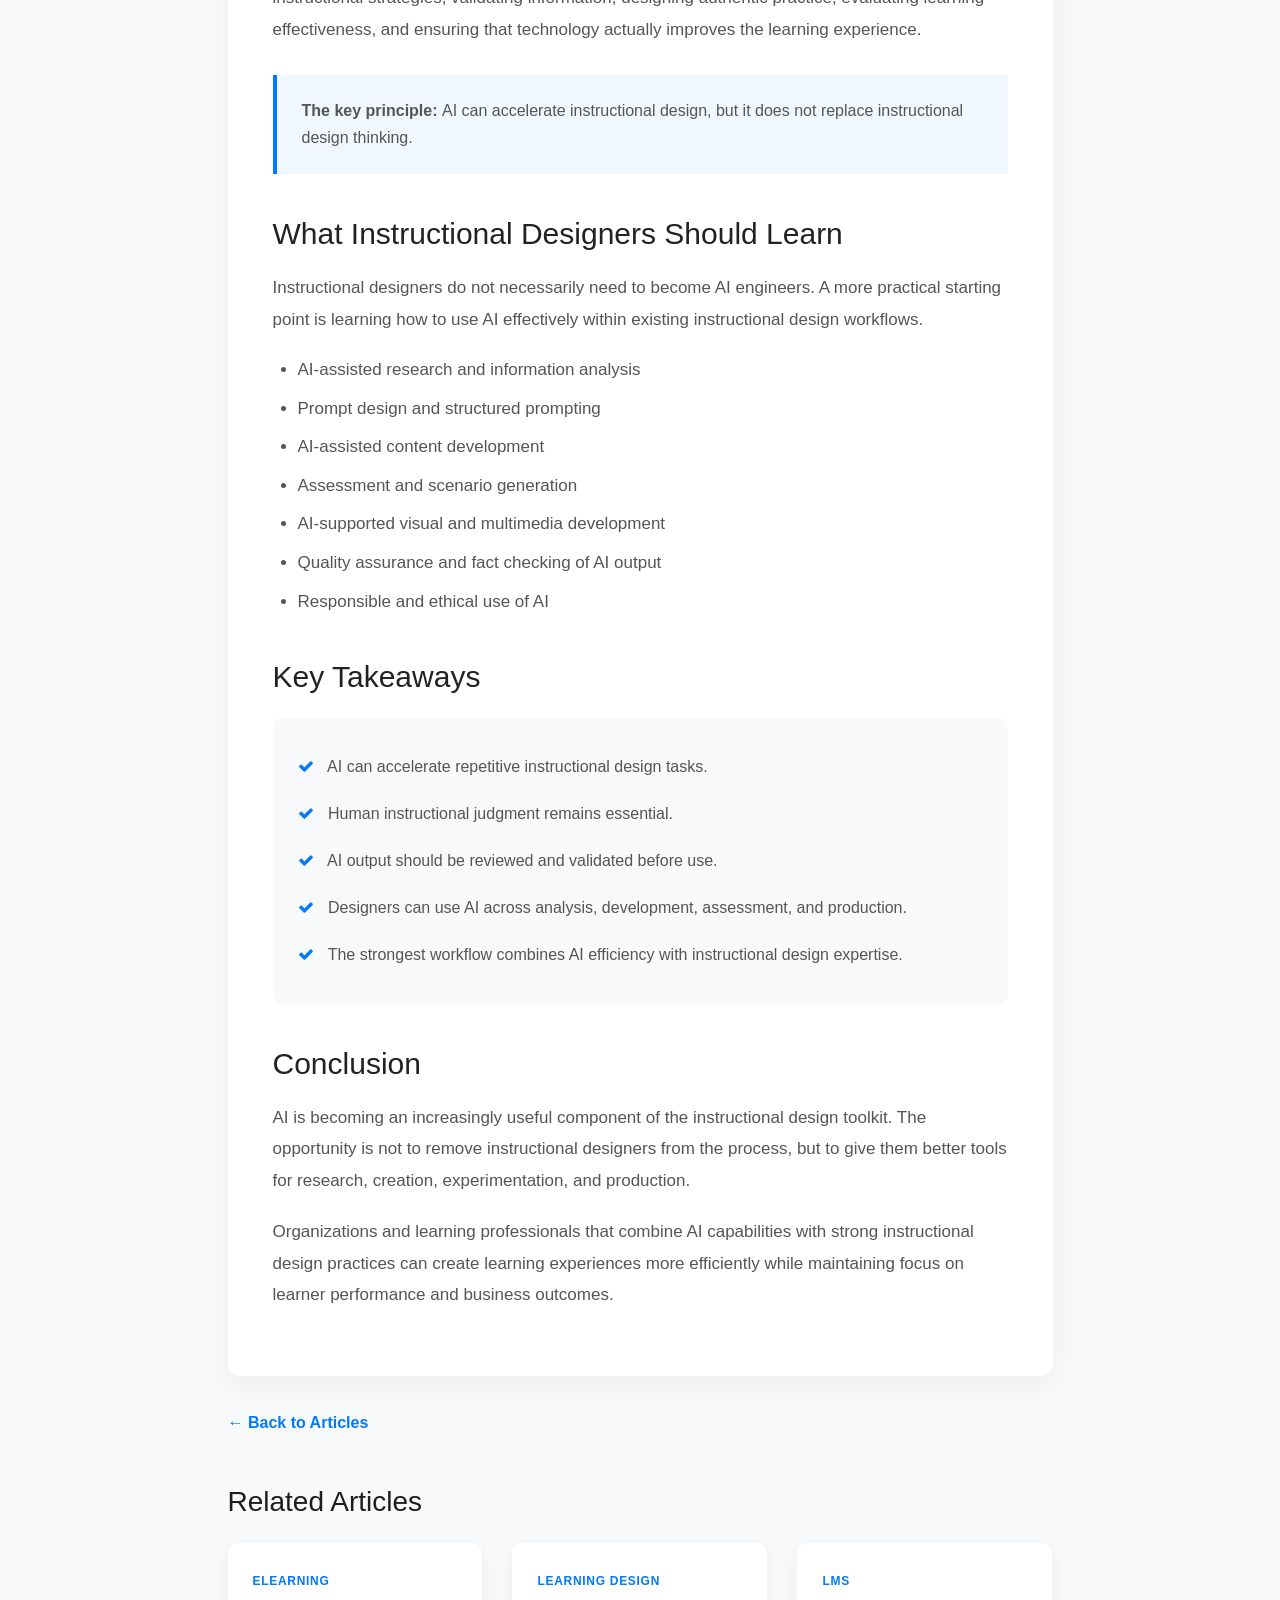
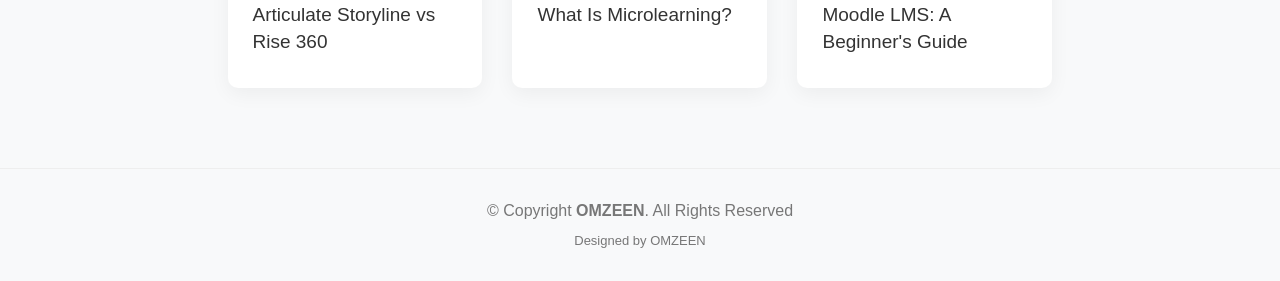
<file: article-ai-in-instructional-design.html>
<!DOCTYPE html>
<html lang="en">

<head>

  <meta charset="utf-8">

  <title>How AI Is Changing Instructional Design in 2026 | OMZEEN</title>

  <meta name="viewport" content="width=device-width, initial-scale=1.0">

  <meta name="description"
        content="Explore how AI is changing instructional design in 2026, from learning analysis and content development to assessments, personalization, and eLearning production.">

  <meta name="keywords"
        content="AI instructional design, AI in eLearning, artificial intelligence instructional designers, AI learning design, eLearning AI">

  <link rel="icon" type="image/png" sizes="32x32" href="img/favicon.png?v=3">
  <link rel="shortcut icon" href="img/favicon.png?v=3">
  <link rel="apple-touch-icon" href="img/apple-touch-icon.png?v=3">

  <!-- Bootstrap -->
  <link href="lib/bootstrap/css/bootstrap.min.css" rel="stylesheet">

  <!-- Libraries -->
  <link href="lib/font-awesome/css/font-awesome.min.css" rel="stylesheet">
  <link href="lib/animate/animate.min.css" rel="stylesheet">
  <link href="lib/ionicons/css/ionicons.min.css" rel="stylesheet">
  <link href="lib/owlcarousel/assets/owl.carousel.min.css" rel="stylesheet">
  <link href="lib/lightbox/css/lightbox.min.css" rel="stylesheet">

  <!-- OMZEEN -->
  <link href="css/style.css" rel="stylesheet">

</head>


<body id="page-top">


<!-- =======================================================
     NAVIGATION
======================================================= -->

<nav class="navbar navbar-b navbar-trans navbar-expand-md fixed-top"
     id="mainNav">

  <div class="container">

    <a class="navbar-brand" href="index.html">
      OMZEEN
    </a>


    <button class="navbar-toggler collapsed"
            type="button"
            data-toggle="collapse"
            data-target="#navbarDefault"
            aria-controls="navbarDefault"
            aria-expanded="false"
            aria-label="Toggle navigation">

      <span></span>
      <span></span>
      <span></span>

    </button>


    <div class="navbar-collapse collapse justify-content-end"
         id="navbarDefault">

      <ul class="navbar-nav">

        <li class="nav-item">
          <a class="nav-link" href="index.html">
            Home
          </a>
        </li>

        <li class="nav-item">
          <a class="nav-link" href="index.html#about">
            About
          </a>
        </li>

        <li class="nav-item">
          <a class="nav-link" href="index.html#services">
            Services
          </a>
        </li>

        <li class="nav-item">
          <a class="nav-link" href="index.html#industries">
            Industries
          </a>
        </li>

        <li class="nav-item">
          <a class="nav-link" href="index.html#courses">
            Courses
          </a>
        </li>

        <li class="nav-item">
          <a class="nav-link active" href="articles.html">
            Articles
          </a>
        </li>

        <li class="nav-item">
          <a class="nav-link" href="index.html#portfolio">
            Portfolio
          </a>
        </li>

        <li class="nav-item">
          <a class="nav-link" href="index.html#contact">
            Contact
          </a>
        </li>

      </ul>

    </div>

  </div>

</nav>


<!-- =======================================================
     ARTICLE
======================================================= -->

<section class="article-page">

  <div class="container">

    <div class="row justify-content-center">

      <div class="col-lg-9">


        <!-- Breadcrumb -->

        <div class="article-breadcrumb">

          <a href="articles.html">
            Articles
          </a>

          <span> / </span>

          <span>AI &amp; Learning</span>

        </div>


        <!-- Category -->

        <div class="article-category">
          AI &amp; Learning
        </div>


        <!-- Title -->

        <h1 class="article-title">
          How AI Is Changing Instructional Design in 2026
        </h1>


        <!-- Introduction -->

        <p class="article-intro">

          Artificial intelligence is changing how instructional
          designers research, design, develop, and improve learning
          experiences. In 2026, AI is increasingly becoming part of
          the instructional design workflow rather than simply being
          another technology to experiment with.

        </p>


        <!-- Article Meta -->

        <div class="article-meta">

          <span>
            <i class="fa fa-clock-o"></i>
            8 min read
          </span>

          <span>
            <i class="fa fa-calendar"></i>
            2026
          </span>

          <span>
            <i class="fa fa-tag"></i>
            Instructional Design
          </span>

        </div>


        <hr>


        <!-- Article Content -->

        <div class="article-content">


          <h2>
            AI Is Becoming Part of the Instructional Design Workflow
          </h2>

          <p>
            Instructional design has always involved a combination
            of analysis, creativity, content development, learner
            understanding, and technology. AI adds a new layer to
            this workflow by helping designers work with information,
            generate initial content, explore alternatives, and
            accelerate repetitive tasks.
          </p>

          <p>
            The important shift is not simply that AI can generate
            content. The bigger opportunity is using AI to support
            the instructional design process while keeping learning
            objectives, learner needs, accuracy, accessibility, and
            human judgment at the center.
          </p>


          <h2>
            1. AI-Assisted Needs Analysis
          </h2>

          <p>
            Needs analysis often requires instructional designers
            to review large amounts of information before deciding
            what learners actually need to know or do.
          </p>

          <p>
            AI can help organize and summarize source material,
            identify recurring themes, extract requirements, and
            generate questions for subject matter experts.
          </p>

          <div class="article-highlight">

            <strong>
              Practical application:
            </strong>

            Use AI to create an initial list of learner needs,
            performance gaps, SME questions, and possible learning
            objectives. Then validate the results against the
            actual business and learner requirements.

          </div>


          <h2>
            2. Faster Content Development
          </h2>

          <p>
            Creating learning content can involve research,
            outlines, scripts, examples, activities, explanations,
            knowledge checks, and supporting resources.
          </p>

          <p>
            AI can help instructional designers create first drafts
            and alternative versions of this content. This can
            reduce the amount of time spent starting from a blank
            page.
          </p>

          <p>
            However, AI-generated content should be treated as a
            starting point rather than automatically publishable
            material. Subject matter expertise, instructional
            judgment, fact checking, and editorial review remain
            essential.
          </p>


          <h2>
            3. AI and Learning Objectives
          </h2>

          <p>
            Well-designed learning objectives connect what learners
            will learn with what they should be able to demonstrate.
          </p>

          <p>
            AI can help designers review draft objectives for
            clarity, identify vague verbs, suggest measurable
            alternatives, and generate examples aligned with
            different levels of learning.
          </p>

          <p>
            Designers can also use AI to generate potential
            activities and assessments that correspond to the
            intended learning outcome.
          </p>


          <h2>
            4. Creating Assessments and Knowledge Checks
          </h2>

          <p>
            Assessments are another area where AI can accelerate
            production.
          </p>

          <p>
            Based on approved source material, AI can generate
            possible multiple-choice questions, scenarios,
            distractors, feedback statements, and question
            variations.
          </p>

          <p>
            The instructional designer still needs to review every
            question for accuracy, difficulty, alignment, ambiguity,
            and unintended clues.
          </p>


          <h2>
            5. Personalization and Adaptive Learning
          </h2>

          <p>
            AI also creates opportunities for more personalized
            learning experiences.
          </p>

          <p>
            Learning systems can potentially use learner interaction
            data to recommend additional practice, provide different
            explanations, or adjust the learning path.
          </p>

          <p>
            This moves learning design toward experiences that can
            respond more dynamically to individual learner needs.
          </p>


          <h2>
            6. AI for eLearning Production
          </h2>

          <p>
            Modern eLearning production involves more than writing.
            Designers may need narration scripts, visual concepts,
            screen text, interaction ideas, quiz questions,
            storyboards, accessibility text, and supporting assets.
          </p>

          <p>
            AI can assist across many of these production activities.
            This can be particularly useful when instructional
            designers need to create multiple versions of learning
            content or rapidly prototype an experience.
          </p>


          <h2>
            7. The Role of the Instructional Designer Is Changing
          </h2>

          <p>
            As AI takes on more repetitive content-production tasks,
            the role of the instructional designer becomes even more
            focused on decisions that require human judgment.
          </p>

          <p>
            These include understanding learners, defining meaningful
            outcomes, selecting appropriate instructional strategies,
            validating information, designing authentic practice,
            evaluating learning effectiveness, and ensuring that
            technology actually improves the learning experience.
          </p>

          <div class="article-highlight">

            <strong>
              The key principle:
            </strong>

            AI can accelerate instructional design, but it does not
            replace instructional design thinking.

          </div>


          <h2>
            What Instructional Designers Should Learn
          </h2>

          <p>
            Instructional designers do not necessarily need to become
            AI engineers. A more practical starting point is learning
            how to use AI effectively within existing instructional
            design workflows.
          </p>

          <ul>

            <li>
              AI-assisted research and information analysis
            </li>

            <li>
              Prompt design and structured prompting
            </li>

            <li>
              AI-assisted content development
            </li>

            <li>
              Assessment and scenario generation
            </li>

            <li>
              AI-supported visual and multimedia development
            </li>

            <li>
              Quality assurance and fact checking of AI output
            </li>

            <li>
              Responsible and ethical use of AI
            </li>

          </ul>


          <h2>
            Key Takeaways
          </h2>

          <div class="article-takeaways">

            <div>
              <i class="fa fa-check"></i>
              AI can accelerate repetitive instructional design tasks.
            </div>

            <div>
              <i class="fa fa-check"></i>
              Human instructional judgment remains essential.
            </div>

            <div>
              <i class="fa fa-check"></i>
              AI output should be reviewed and validated before use.
            </div>

            <div>
              <i class="fa fa-check"></i>
              Designers can use AI across analysis, development,
              assessment, and production.
            </div>

            <div>
              <i class="fa fa-check"></i>
              The strongest workflow combines AI efficiency with
              instructional design expertise.
            </div>

          </div>


          <h2>
            Conclusion
          </h2>

          <p>
            AI is becoming an increasingly useful component of the
            instructional design toolkit. The opportunity is not to
            remove instructional designers from the process, but to
            give them better tools for research, creation,
            experimentation, and production.
          </p>

          <p>
            Organizations and learning professionals that combine
            AI capabilities with strong instructional design
            practices can create learning experiences more
            efficiently while maintaining focus on learner
            performance and business outcomes.
          </p>


        </div>


        <!-- Back to Articles -->

        <div class="article-back">

          <a href="articles.html">
            ← Back to Articles
          </a>

        </div>


        <!-- Related Articles -->

        <div class="related-articles">

          <h3>
            Related Articles
          </h3>


          <div class="row">


            <div class="col-md-4">

              <a href="article-storyline-vs-rise.html">

                <div class="related-card">

                  <span>
                    eLearning
                  </span>

                  <h4>
                    Articulate Storyline vs Rise 360
                  </h4>

                </div>

              </a>

            </div>


            <div class="col-md-4">

              <a href="article-microlearning.html">

                <div class="related-card">

                  <span>
                    Learning Design
                  </span>

                  <h4>
                    What Is Microlearning?
                  </h4>

                </div>

              </a>

            </div>


            <div class="col-md-4">

              <a href="article-moodle.html">

                <div class="related-card">

                  <span>
                    LMS
                  </span>

                  <h4>
                    Moodle LMS: A Beginner's Guide
                  </h4>

                </div>

              </a>

            </div>


          </div>

        </div>


      </div>

    </div>

  </div>

</section>


<!-- =======================================================
     FOOTER
======================================================= -->

<footer class="article-footer">

  <div class="container">

    <div class="copyright-box">

      <p class="copyright">
        &copy; Copyright <strong>OMZEEN</strong>.
        All Rights Reserved
      </p>

      <div class="credits">
        Designed by OMZEEN
      </div>

    </div>

  </div>

</footer>


<!-- Back to top -->

<a href="#" class="back-to-top">
  <i class="fa fa-chevron-up"></i>
</a>


<!-- =======================================================
     JAVASCRIPT
======================================================= -->

<script src="lib/jquery/jquery.min.js"></script>
<script src="lib/jquery/jquery-migrate.min.js"></script>
<script src="lib/popper/popper.min.js"></script>
<script src="lib/bootstrap/js/bootstrap.min.js"></script>
<script src="lib/easing/easing.min.js"></script>
<script src="lib/counterup/jquery.waypoints.min.js"></script>
<script src="lib/counterup/jquery.counterup.js"></script>
<script src="lib/owlcarousel/owl.carousel.min.js"></script>
<script src="lib/lightbox/js/lightbox.min.js"></script>
<script src="lib/typed/typed.min.js"></script>
<script src="js/main.js"></script>

</body>

</html>
</file>
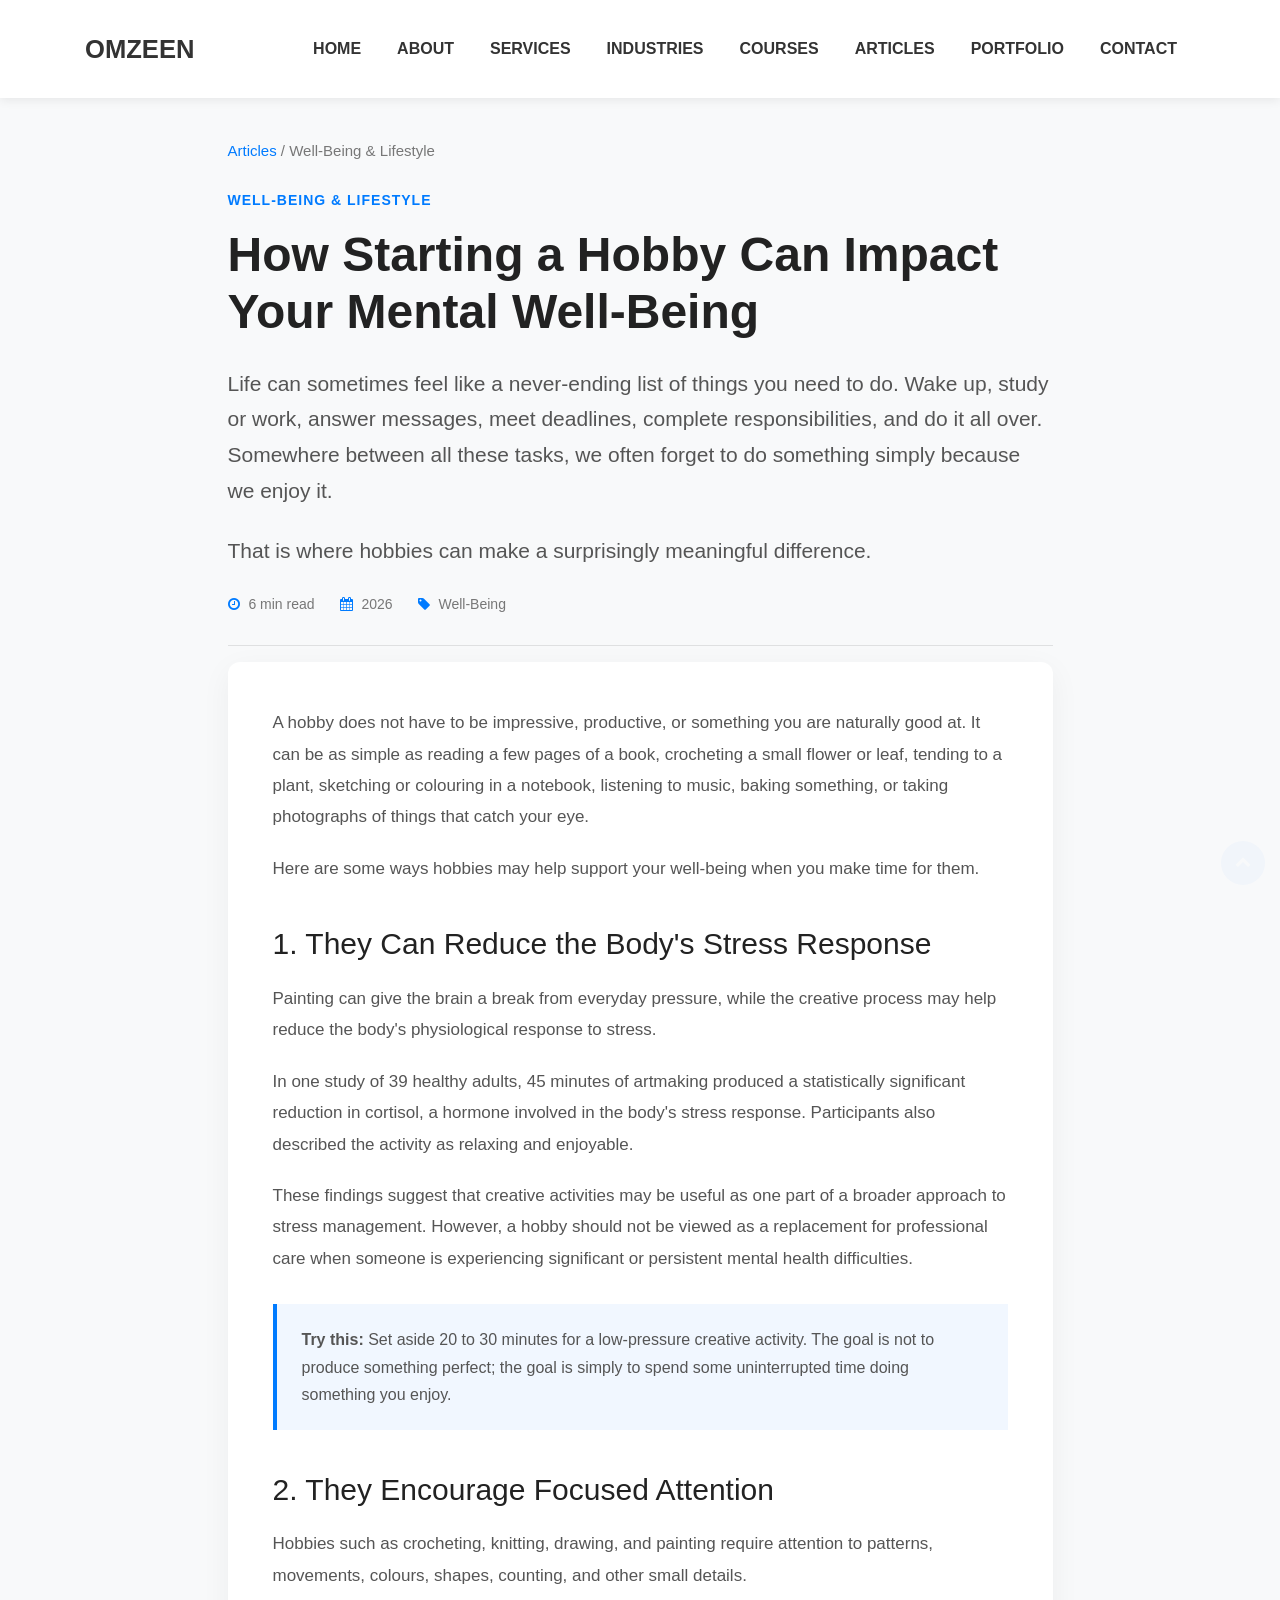
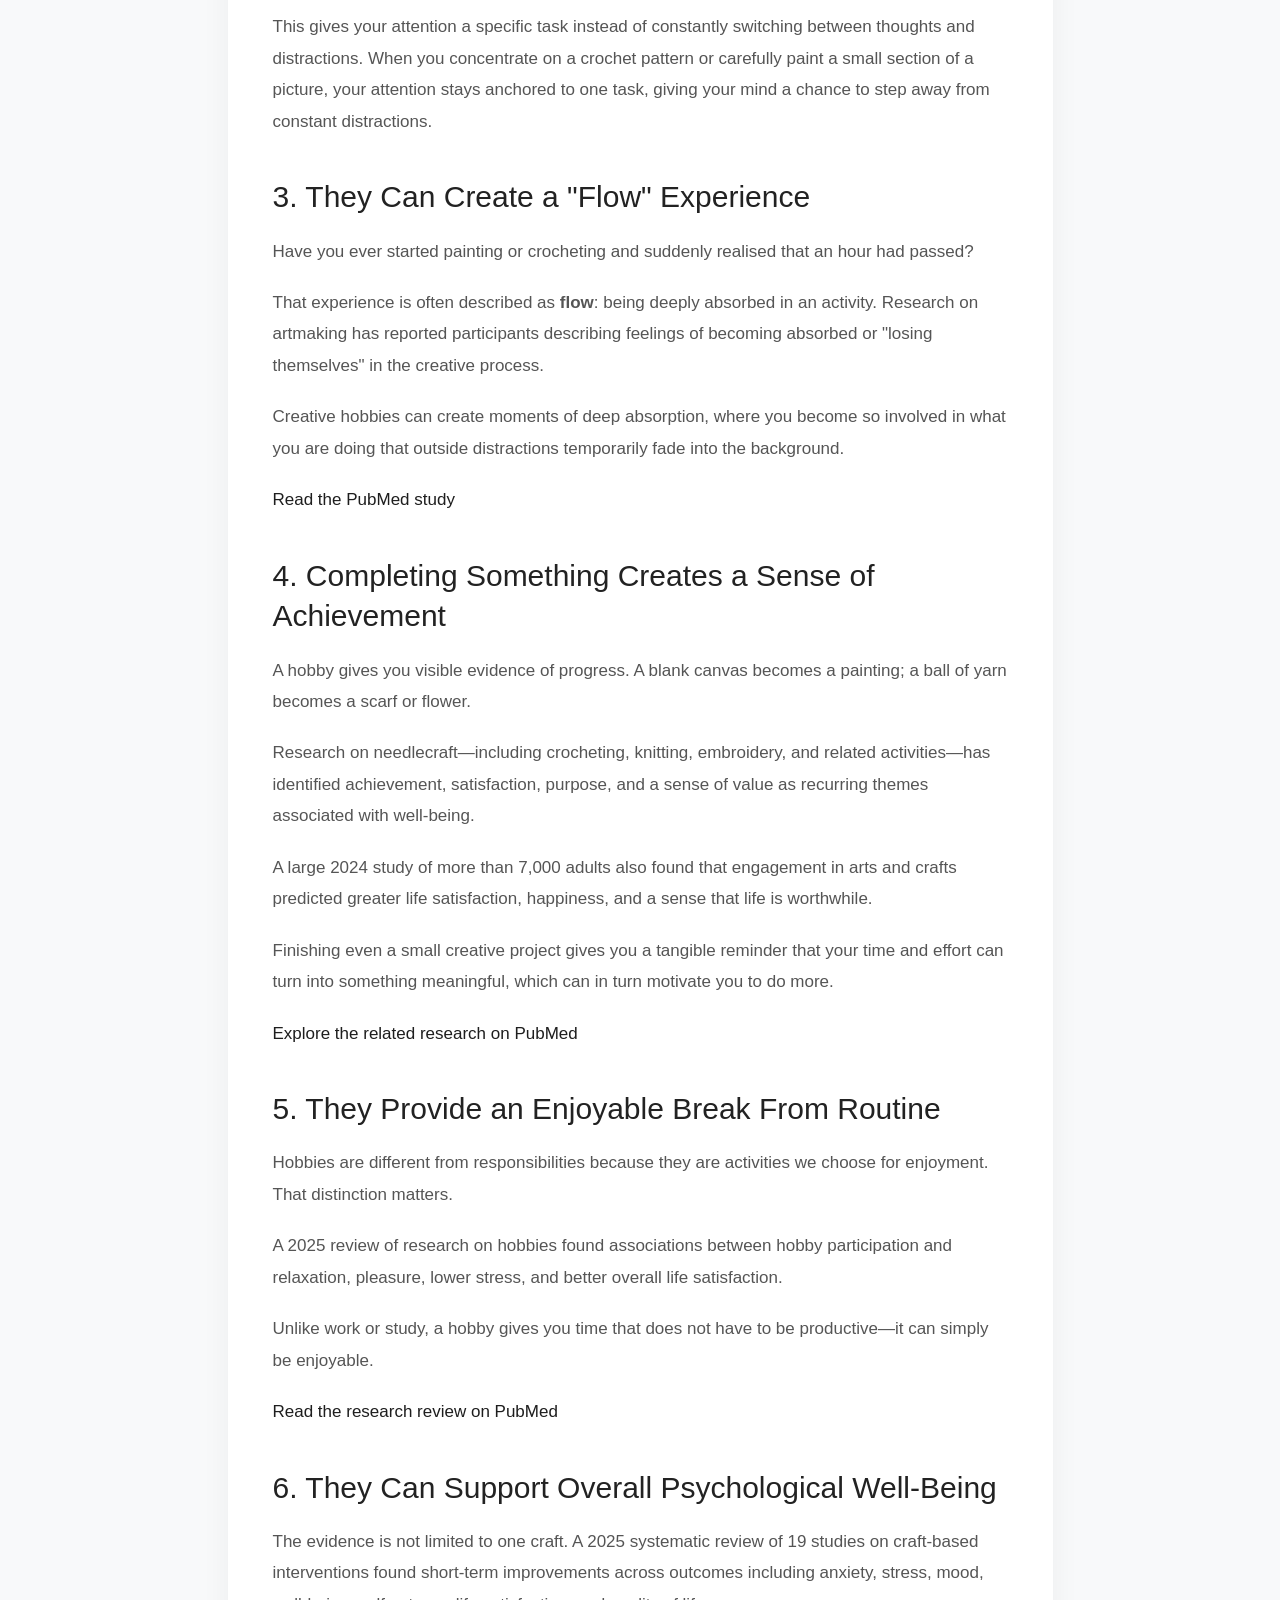
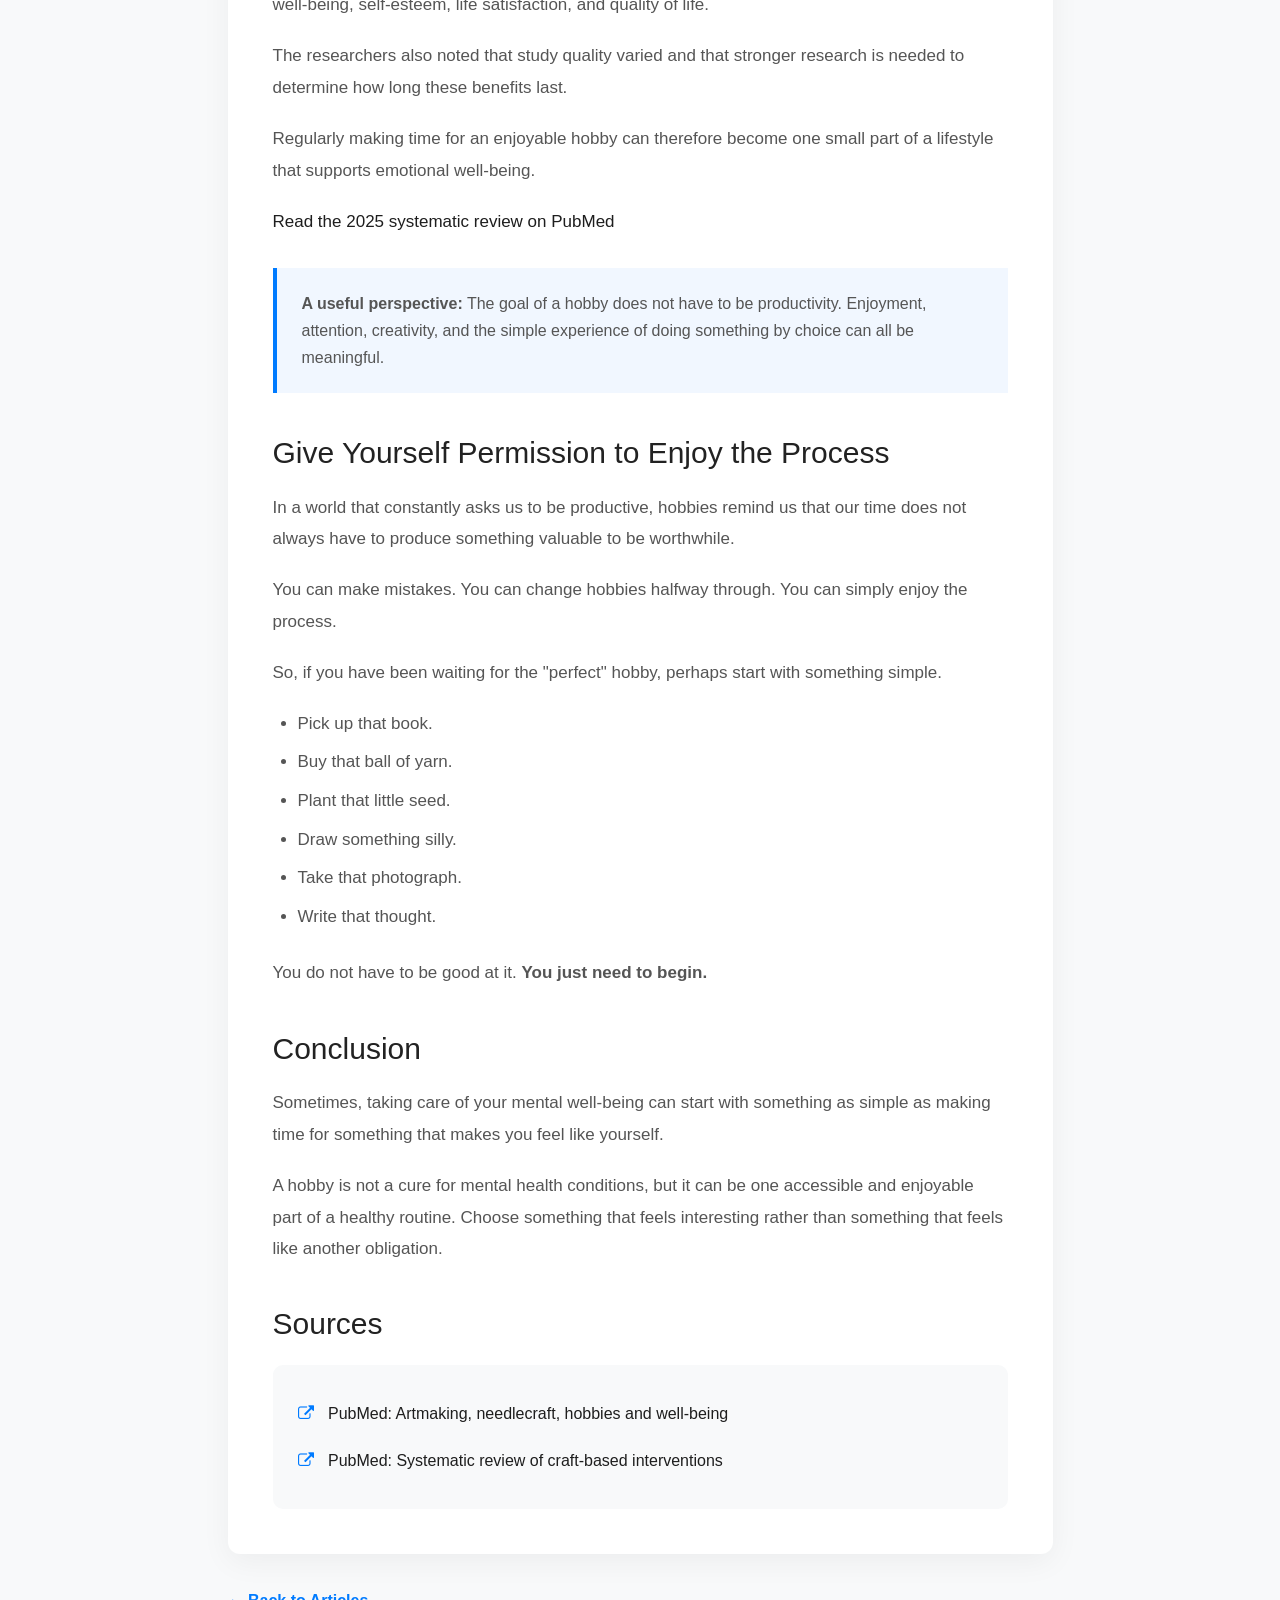
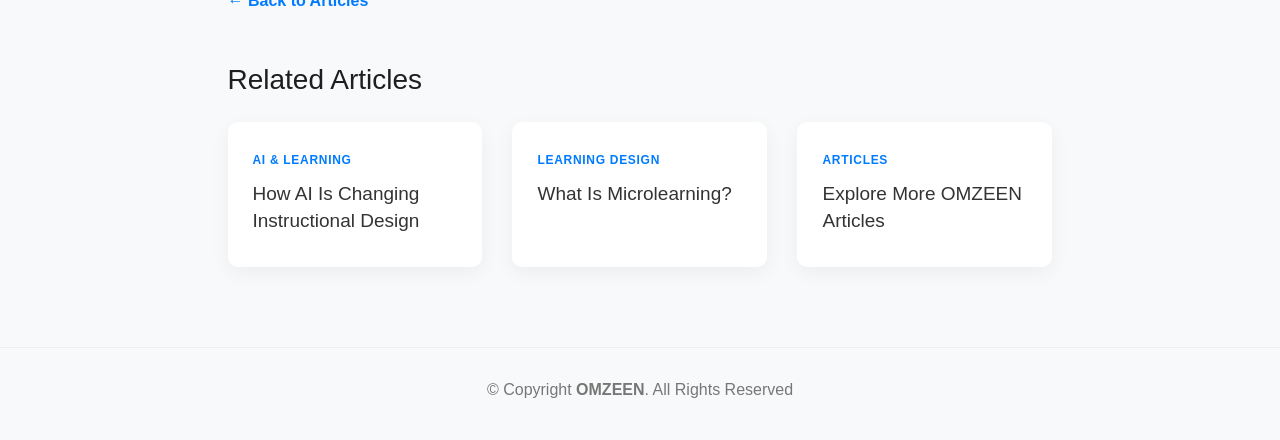
<file: article-hobby-mental-well-being.html>
<!DOCTYPE html>
<html lang="en">

<head>
  <meta charset="utf-8">

  <title>How Starting a Hobby Can Impact Your Mental Well-Being | OMZEEN</title>

  <meta name="viewport" content="width=device-width, initial-scale=1.0">

  <meta name="description"
        content="Explore how hobbies and creative activities can support stress management, focused attention, flow, achievement, relaxation, and psychological well-being.">

  <meta name="keywords"
        content="hobbies mental well-being, hobbies stress management, creative hobbies, mental health hobbies, arts and crafts well-being">

  <link rel="icon" type="image/png" sizes="32x32" href="img/favicon.png?v=3">
  <link rel="shortcut icon" href="img/favicon.png?v=3">
  <link rel="apple-touch-icon" href="img/apple-touch-icon.png?v=3">

  <link href="lib/bootstrap/css/bootstrap.min.css" rel="stylesheet">
  <link href="lib/font-awesome/css/font-awesome.min.css" rel="stylesheet">
  <link href="lib/animate/animate.min.css" rel="stylesheet">
  <link href="lib/ionicons/css/ionicons.min.css" rel="stylesheet">
  <link href="lib/owlcarousel/assets/owl.carousel.min.css" rel="stylesheet">
  <link href="lib/lightbox/css/lightbox.min.css" rel="stylesheet">

  <link href="css/style.css" rel="stylesheet">
</head>

<body id="page-top">

<!-- =======================================================
     NAVIGATION
======================================================= -->

<nav class="navbar navbar-b navbar-trans navbar-expand-md fixed-top"
     id="mainNav">

  <div class="container">

    <a class="navbar-brand" href="index.html">
      OMZEEN
    </a>

    <button class="navbar-toggler collapsed"
            type="button"
            data-toggle="collapse"
            data-target="#navbarDefault"
            aria-controls="navbarDefault"
            aria-expanded="false"
            aria-label="Toggle navigation">

      <span></span>
      <span></span>
      <span></span>

    </button>

    <div class="navbar-collapse collapse justify-content-end"
         id="navbarDefault">

      <ul class="navbar-nav">

        <li class="nav-item">
          <a class="nav-link" href="index.html">Home</a>
        </li>

        <li class="nav-item">
          <a class="nav-link" href="index.html#about">About</a>
        </li>

        <li class="nav-item">
          <a class="nav-link" href="index.html#services">Services</a>
        </li>

        <li class="nav-item">
          <a class="nav-link" href="index.html#industries">Industries</a>
        </li>

        <li class="nav-item">
          <a class="nav-link" href="index.html#courses">Courses</a>
        </li>

        <li class="nav-item">
          <a class="nav-link active" href="articles.html">Articles</a>
        </li>

        <li class="nav-item">
          <a class="nav-link" href="index.html#portfolio">Portfolio</a>
        </li>

        <li class="nav-item">
          <a class="nav-link" href="index.html#contact">Contact</a>
        </li>

      </ul>
    </div>
  </div>
</nav>


<!-- =======================================================
     ARTICLE
======================================================= -->

<section class="article-page">

  <div class="container">

    <div class="row justify-content-center">

      <div class="col-lg-9">

        <div class="article-breadcrumb">
          <a href="articles.html">Articles</a>
          <span> / </span>
          <span>Well-Being &amp; Lifestyle</span>
        </div>

        <div class="article-category">
          Well-Being &amp; Lifestyle
        </div>

        <h1 class="article-title">
          How Starting a Hobby Can Impact Your Mental Well-Being
        </h1>

        <p class="article-intro">
          Life can sometimes feel like a never-ending list of things you
          need to do. Wake up, study or work, answer messages, meet
          deadlines, complete responsibilities, and do it all over.
          Somewhere between all these tasks, we often forget to do
          something simply because we enjoy it.
        </p>

        <p class="article-intro">
          That is where hobbies can make a surprisingly meaningful
          difference.
        </p>

        <div class="article-meta">

          <span>
            <i class="fa fa-clock-o"></i>
            6 min read
          </span>

          <span>
            <i class="fa fa-calendar"></i>
            2026
          </span>

          <span>
            <i class="fa fa-tag"></i>
            Well-Being
          </span>

        </div>

        <hr>


        <div class="article-content">

          <p>
            A hobby does not have to be impressive, productive, or
            something you are naturally good at. It can be as simple as
            reading a few pages of a book, crocheting a small flower or
            leaf, tending to a plant, sketching or colouring in a
            notebook, listening to music, baking something, or taking
            photographs of things that catch your eye.
          </p>

          <p>
            Here are some ways hobbies may help support your well-being
            when you make time for them.
          </p>


          <h2>
            1. They Can Reduce the Body's Stress Response
          </h2>

          <p>
            Painting can give the brain a break from everyday pressure,
            while the creative process may help reduce the body's
            physiological response to stress.
          </p>

          <p>
            In one study of 39 healthy adults, 45 minutes of artmaking
            produced a statistically significant reduction in cortisol,
            a hormone involved in the body's stress response. Participants
            also described the activity as relaxing and enjoyable.
          </p>

          <p>
            These findings suggest that creative activities may be useful
            as one part of a broader approach to stress management.
            However, a hobby should not be viewed as a replacement for
            professional care when someone is experiencing significant
            or persistent mental health difficulties.
          </p>

          <div class="article-highlight">

            <strong>Try this:</strong>

            Set aside 20 to 30 minutes for a low-pressure creative
            activity. The goal is not to produce something perfect;
            the goal is simply to spend some uninterrupted time doing
            something you enjoy.

          </div>


          <h2>
            2. They Encourage Focused Attention
          </h2>

          <p>
            Hobbies such as crocheting, knitting, drawing, and painting
            require attention to patterns, movements, colours, shapes,
            counting, and other small details.
          </p>

          <p>
            This gives your attention a specific task instead of
            constantly switching between thoughts and distractions.
            When you concentrate on a crochet pattern or carefully paint
            a small section of a picture, your attention stays anchored
            to one task, giving your mind a chance to step away from
            constant distractions.
          </p>


          <h2>
            3. They Can Create a "Flow" Experience
          </h2>

          <p>
            Have you ever started painting or crocheting and suddenly
            realised that an hour had passed?
          </p>

          <p>
            That experience is often described as <strong>flow</strong>:
            being deeply absorbed in an activity. Research on artmaking
            has reported participants describing feelings of becoming
            absorbed or "losing themselves" in the creative process.
          </p>

          <p>
            Creative hobbies can create moments of deep absorption, where
            you become so involved in what you are doing that outside
            distractions temporarily fade into the background.
          </p>

          <p>
            <a href="https://pubmed.ncbi.nlm.nih.gov/39008815/"
               target="_blank"
               rel="noopener noreferrer">
              Read the PubMed study
            </a>
          </p>


          <h2>
            4. Completing Something Creates a Sense of Achievement
          </h2>

          <p>
            A hobby gives you visible evidence of progress. A blank
            canvas becomes a painting; a ball of yarn becomes a scarf
            or flower.
          </p>

          <p>
            Research on needlecraft—including crocheting, knitting,
            embroidery, and related activities—has identified achievement,
            satisfaction, purpose, and a sense of value as recurring
            themes associated with well-being.
          </p>

          <p>
            A large 2024 study of more than 7,000 adults also found that
            engagement in arts and crafts predicted greater life
            satisfaction, happiness, and a sense that life is worthwhile.
          </p>

          <p>
            Finishing even a small creative project gives you a tangible
            reminder that your time and effort can turn into something
            meaningful, which can in turn motivate you to do more.
          </p>

          <p>
            <a href="https://pubmed.ncbi.nlm.nih.gov/39008815/"
               target="_blank"
               rel="noopener noreferrer">
              Explore the related research on PubMed
            </a>
          </p>


          <h2>
            5. They Provide an Enjoyable Break From Routine
          </h2>

          <p>
            Hobbies are different from responsibilities because they are
            activities we choose for enjoyment. That distinction matters.
          </p>

          <p>
            A 2025 review of research on hobbies found associations
            between hobby participation and relaxation, pleasure, lower
            stress, and better overall life satisfaction.
          </p>

          <p>
            Unlike work or study, a hobby gives you time that does not
            have to be productive—it can simply be enjoyable.
          </p>

          <p>
            <a href="https://pubmed.ncbi.nlm.nih.gov/39008815/"
               target="_blank"
               rel="noopener noreferrer">
              Read the research review on PubMed
            </a>
          </p>


          <h2>
            6. They Can Support Overall Psychological Well-Being
          </h2>

          <p>
            The evidence is not limited to one craft. A 2025 systematic
            review of 19 studies on craft-based interventions found
            short-term improvements across outcomes including anxiety,
            stress, mood, well-being, self-esteem, life satisfaction,
            and quality of life.
          </p>

          <p>
            The researchers also noted that study quality varied and
            that stronger research is needed to determine how long
            these benefits last.
          </p>

          <p>
            Regularly making time for an enjoyable hobby can therefore
            become one small part of a lifestyle that supports emotional
            well-being.
          </p>

          <p>
            <a href="https://pubmed.ncbi.nlm.nih.gov/39956657/"
               target="_blank"
               rel="noopener noreferrer">
              Read the 2025 systematic review on PubMed
            </a>
          </p>


          <div class="article-highlight">

            <strong>A useful perspective:</strong>

            The goal of a hobby does not have to be productivity.
            Enjoyment, attention, creativity, and the simple experience
            of doing something by choice can all be meaningful.

          </div>


          <h2>
            Give Yourself Permission to Enjoy the Process
          </h2>

          <p>
            In a world that constantly asks us to be productive, hobbies
            remind us that our time does not always have to produce
            something valuable to be worthwhile.
          </p>

          <p>
            You can make mistakes. You can change hobbies halfway
            through. You can simply enjoy the process.
          </p>

          <p>
            So, if you have been waiting for the "perfect" hobby,
            perhaps start with something simple.
          </p>

          <ul>

            <li>Pick up that book.</li>

            <li>Buy that ball of yarn.</li>

            <li>Plant that little seed.</li>

            <li>Draw something silly.</li>

            <li>Take that photograph.</li>

            <li>Write that thought.</li>

          </ul>

          <p>
            You do not have to be good at it.
            <strong>You just need to begin.</strong>
          </p>


          <h2>
            Conclusion
          </h2>

          <p>
            Sometimes, taking care of your mental well-being can start
            with something as simple as making time for something that
            makes you feel like yourself.
          </p>

          <p>
            A hobby is not a cure for mental health conditions, but it
            can be one accessible and enjoyable part of a healthy
            routine. Choose something that feels interesting rather
            than something that feels like another obligation.
          </p>


          <h2>
            Sources
          </h2>

          <div class="article-takeaways">

            <div>
              <i class="fa fa-external-link"></i>
              <a href="https://pubmed.ncbi.nlm.nih.gov/39008815/"
                 target="_blank"
                 rel="noopener noreferrer">
                PubMed: Artmaking, needlecraft, hobbies and well-being
              </a>
            </div>

            <div>
              <i class="fa fa-external-link"></i>
              <a href="https://pubmed.ncbi.nlm.nih.gov/39956657/"
                 target="_blank"
                 rel="noopener noreferrer">
                PubMed: Systematic review of craft-based interventions
              </a>
            </div>

          </div>

        </div>


        <!-- Back to Articles -->

        <div class="article-back">

          <a href="articles.html">
            ← Back to Articles
          </a>

        </div>


        <!-- Related Articles -->

        <div class="related-articles">

          <h3>
            Related Articles
          </h3>

          <div class="row">

            <div class="col-md-4">

              <a href="article-ai-in-instructional-design.html">

                <div class="related-card">

                  <span>AI &amp; Learning</span>

                  <h4>
                    How AI Is Changing Instructional Design
                  </h4>

                </div>

              </a>

            </div>

            <div class="col-md-4">

              <a href="article-microlearning.html">

                <div class="related-card">

                  <span>Learning Design</span>

                  <h4>
                    What Is Microlearning?
                  </h4>

                </div>

              </a>

            </div>

            <div class="col-md-4">

              <a href="articles.html">

                <div class="related-card">

                  <span>Articles</span>

                  <h4>
                    Explore More OMZEEN Articles
                  </h4>

                </div>

              </a>

            </div>

          </div>

        </div>

      </div>

    </div>

  </div>

</section>


<!-- =======================================================
     FOOTER
======================================================= -->

<footer class="article-footer">

  <div class="container">

    <div class="copyright-box">

      <p class="copyright">
        &copy; Copyright <strong>OMZEEN</strong>. All Rights Reserved
      </p>

    </div>

  </div>

</footer>


<a href="#" class="back-to-top">
  <i class="fa fa-chevron-up"></i>
</a>


<script src="lib/jquery/jquery.min.js"></script>
<script src="lib/jquery/jquery-migrate.min.js"></script>
<script src="lib/popper/popper.min.js"></script>
<script src="lib/bootstrap/js/bootstrap.min.js"></script>
<script src="lib/easing/easing.min.js"></script>
<script src="lib/counterup/jquery.waypoints.min.js"></script>
<script src="lib/counterup/jquery.counterup.js"></script>
<script src="lib/owlcarousel/owl.carousel.min.js"></script>
<script src="lib/lightbox/js/lightbox.min.js"></script>
<script src="lib/typed/typed.min.js"></script>
<script src="js/main.js"></script>

</body>
</html>
</file>
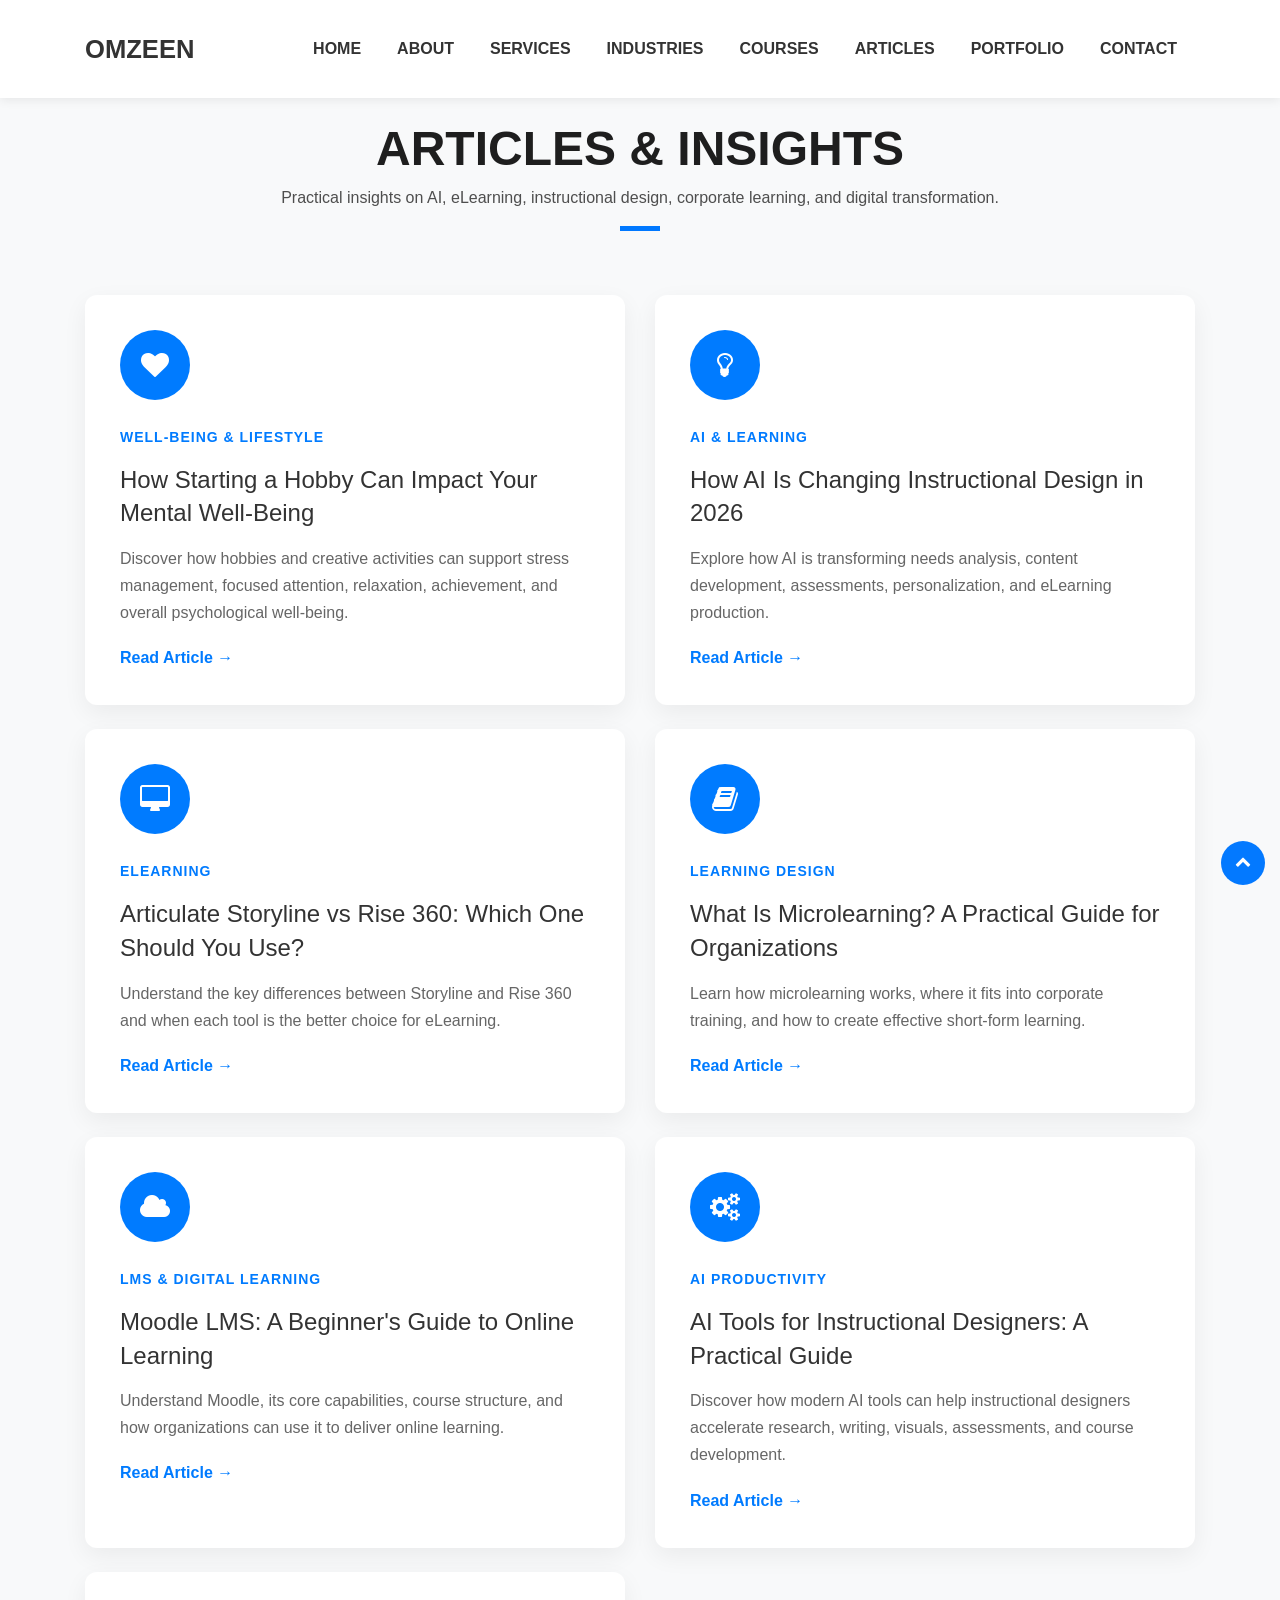
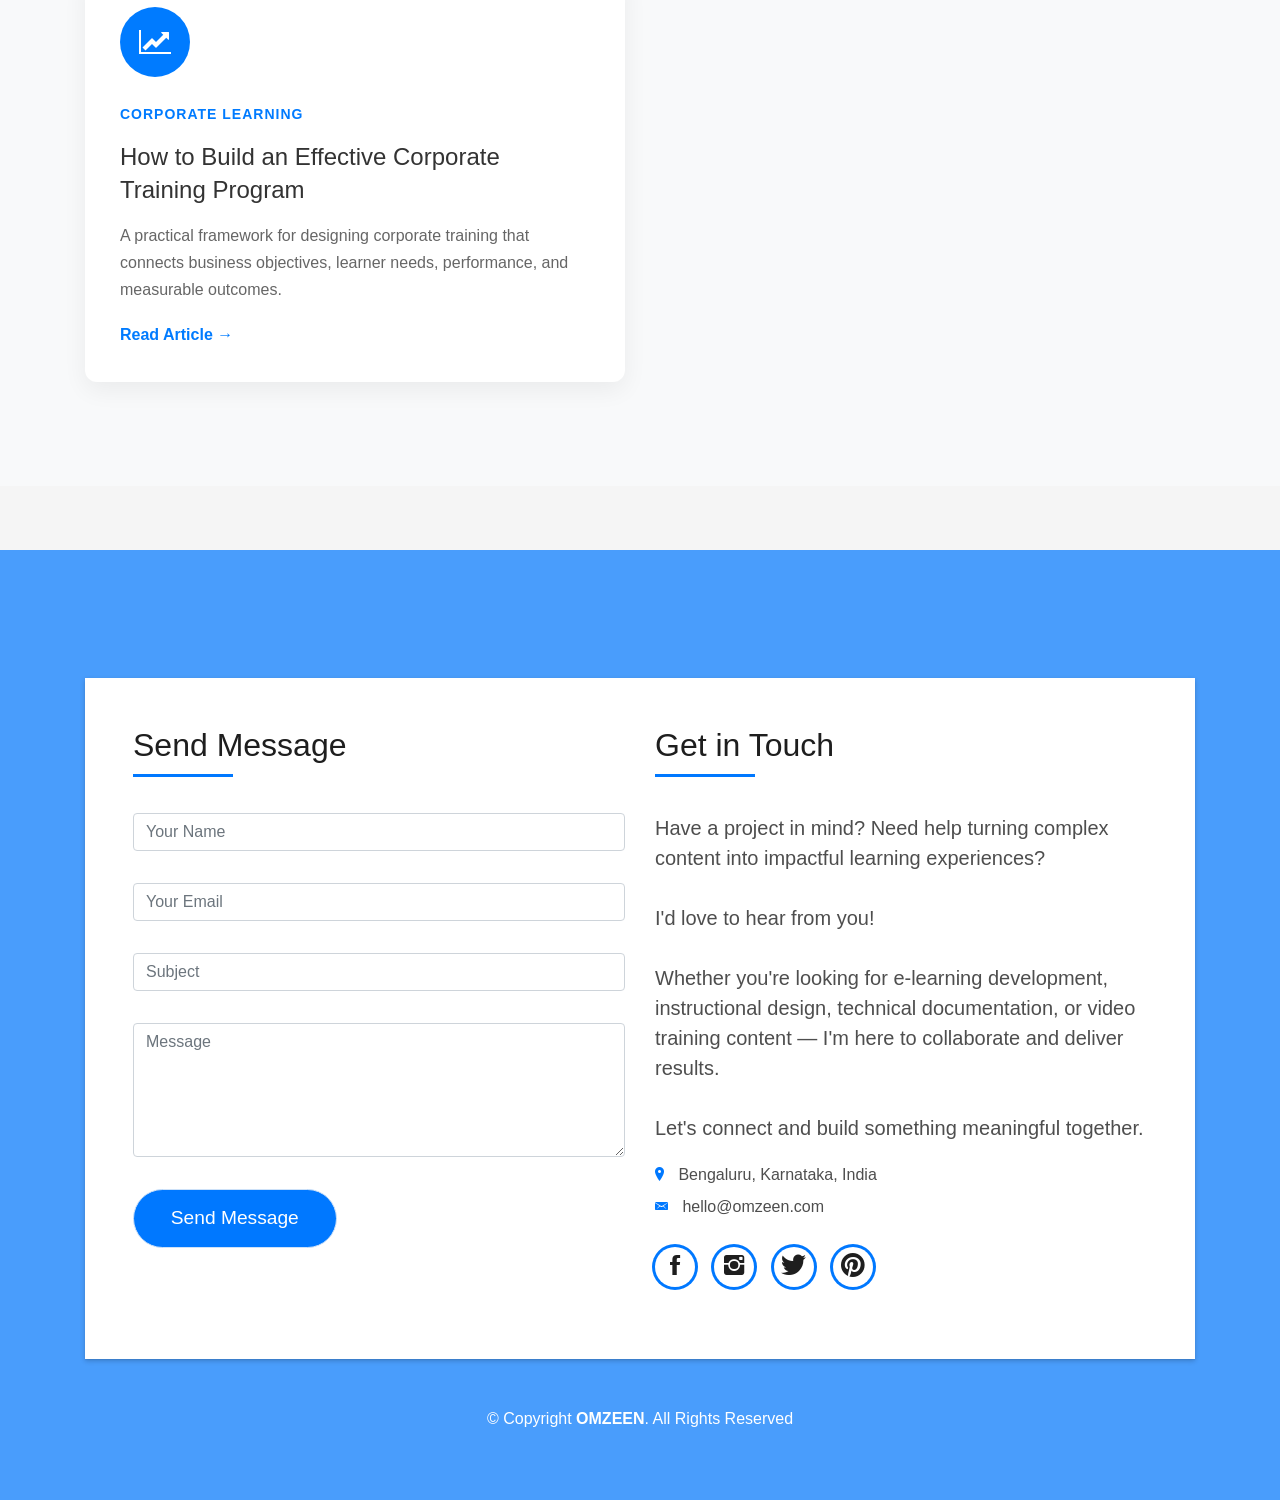
<file: articles.html>
<!DOCTYPE html>
<html lang="en">

<head>

  <meta charset="utf-8">

  <title>OMZEEN | Articles & Insights</title>

  <meta content="width=device-width, initial-scale=1.0" name="viewport">

  <meta content="AI, eLearning, instructional design, corporate training, Moodle, Articulate Storyline, Rise 360"
        name="keywords">

  <meta content="Practical insights on AI, eLearning, instructional design, corporate learning, and digital transformation."
        name="description">


  <!-- Favicons -->
  <link rel="icon" type="image/png" sizes="32x32" href="img/favicon.png?v=3">
  <link rel="shortcut icon" href="img/favicon.png?v=3">
  <link rel="apple-touch-icon" href="img/apple-touch-icon.png?v=3">


  <!-- Bootstrap CSS File -->
  <link href="lib/bootstrap/css/bootstrap.min.css" rel="stylesheet">


  <!-- Libraries CSS Files -->
  <link href="lib/font-awesome/css/font-awesome.min.css" rel="stylesheet">
  <link href="lib/animate/animate.min.css" rel="stylesheet">
  <link href="lib/ionicons/css/ionicons.min.css" rel="stylesheet">
  <link href="lib/owlcarousel/assets/owl.carousel.min.css" rel="stylesheet">
  <link href="lib/lightbox/css/lightbox.min.css" rel="stylesheet">


  <!-- Main Stylesheet File -->
  <link href="css/style.css" rel="stylesheet">


</head>


<body id="page-top">


  <!-- =======================================================
       NAVIGATION
  ======================================================= -->

  <nav class="navbar navbar-b navbar-trans navbar-expand-md fixed-top"
       id="mainNav">

    <div class="container">

      <a class="navbar-brand" href="index.html">
        OMZEEN
      </a>


      <button class="navbar-toggler collapsed"
              type="button"
              data-toggle="collapse"
              data-target="#navbarDefault"
              aria-controls="navbarDefault"
              aria-expanded="false"
              aria-label="Toggle navigation">

        <span></span>
        <span></span>
        <span></span>

      </button>


      <div class="navbar-collapse collapse justify-content-end"
           id="navbarDefault">

        <ul class="navbar-nav">


          <li class="nav-item">
            <a class="nav-link" href="index.html">
              Home
            </a>
          </li>


          <li class="nav-item">
            <a class="nav-link" href="index.html#about">
              About
            </a>
          </li>


          <li class="nav-item">
            <a class="nav-link" href="index.html#services">
              Services
            </a>
          </li>


          <li class="nav-item">
            <a class="nav-link" href="index.html#industries">
              Industries
            </a>
          </li>


          <li class="nav-item">
            <a class="nav-link" href="index.html#courses">
              Courses
            </a>
          </li>


          <li class="nav-item">
            <a class="nav-link active" href="articles.html">
              Articles
            </a>
          </li>


          <li class="nav-item">
            <a class="nav-link" href="index.html#portfolio">
              Portfolio
            </a>
          </li>


          <li class="nav-item">
            <a class="nav-link" href="index.html#contact">
              Contact
            </a>
          </li>


        </ul>

      </div>

    </div>

  </nav>


  <!-- =======================================================
       ARTICLES
  ======================================================= -->

  <section id="articles"
           class="articles-mf sect-pt4 route"
           style="padding-top: 120px;">

    <div class="container">


      <!-- Articles Header -->

      <div class="row">

        <div class="col-sm-12">

          <div class="title-box text-center">

            <h3 class="title-a">
              Articles &amp; Insights
            </h3>

            <p class="subtitle-a">
              Practical insights on AI, eLearning, instructional design,
              corporate learning, and digital transformation.
            </p>

            <div class="line-mf"></div>

          </div>

        </div>

      </div>


      <!-- ===================================================
           ARTICLE TILES
      =================================================== -->

      <div class="row">


    <!-- Article: Hobby & Mental Well-Being -->
    <div class="col-md-6 mb-4">

        <div class="article-tile">

            <div class="article-tile-icon">
                <i class="fa fa-heart"></i>
            </div>

            <div class="article-tile-content">

                <span class="article-category">
                    Well-Being & Lifestyle
                </span>

                <h2>
                    How Starting a Hobby Can Impact Your Mental Well-Being
                </h2>

                <p>
                    Discover how hobbies and creative activities can support
                    stress management, focused attention, relaxation,
                    achievement, and overall psychological well-being.
                </p>

                <a href="article-hobby-mental-well-being.html"
                   class="article-read">
                    Read Article →
                </a>

            </div>

        </div>

    </div>



        <!-- ARTICLE 1 -->

        <div class="col-md-6 mb-4">

          <div class="article-tile">

            <div class="article-tile-icon">
              <i class="fa fa-lightbulb-o"></i>
            </div>


            <div class="article-tile-content">

              <span class="article-category">
                AI &amp; Learning
              </span>


              <h2>
                How AI Is Changing Instructional Design in 2026
              </h2>


              <p>
                Explore how AI is transforming needs analysis,
                content development, assessments, personalization,
                and eLearning production.
              </p>


              <a href="/article-ai-in-instructional-design.html"
                class="article-read">
                Read Article →
            </a>

            </div>

          </div>

        </div>


        <!-- ARTICLE 2 -->

        <div class="col-md-6 mb-4">

          <div class="article-tile">

            <div class="article-tile-icon">
              <i class="fa fa-desktop"></i>
            </div>


            <div class="article-tile-content">

              <span class="article-category">
                eLearning
              </span>


              <h2>
                Articulate Storyline vs Rise 360:
                Which One Should You Use?
              </h2>


              <p>
                Understand the key differences between Storyline
                and Rise 360 and when each tool is the better
                choice for eLearning.
              </p>


              <a href="/article-storyline-vs-rise.html"
                class="article-read">
                Read Article →
            </a>

            </div>

          </div>

        </div>


        <!-- ARTICLE 3 -->

        <div class="col-md-6 mb-4">

          <div class="article-tile">

            <div class="article-tile-icon">
              <i class="fa fa-book"></i>
            </div>


            <div class="article-tile-content">

              <span class="article-category">
                Learning Design
              </span>


              <h2>
                What Is Microlearning?
                A Practical Guide for Organizations
              </h2>


              <p>
                Learn how microlearning works, where it fits
                into corporate training, and how to create
                effective short-form learning.
              </p>


              <a href="/article-microlearning.html"
                class="article-read">
                Read Article →
            </a>

            </div>

          </div>

        </div>


        <!-- ARTICLE 4 -->

        <div class="col-md-6 mb-4">

          <div class="article-tile">

            <div class="article-tile-icon">
              <i class="fa fa-cloud"></i>
            </div>


            <div class="article-tile-content">

              <span class="article-category">
                LMS &amp; Digital Learning
              </span>


              <h2>
                Moodle LMS:
                A Beginner's Guide to Online Learning
              </h2>


              <p>
                Understand Moodle, its core capabilities,
                course structure, and how organizations can
                use it to deliver online learning.
              </p>


              <a href="/article-moodle.html"
                class="article-read">
                Read Article →
            </a>

            </div>

          </div>

        </div>


        <!-- ARTICLE 5 -->

        <div class="col-md-6 mb-4">

          <div class="article-tile">

            <div class="article-tile-icon">
              <i class="fa fa-cogs"></i>
            </div>


            <div class="article-tile-content">

              <span class="article-category">
                AI Productivity
              </span>


              <h2>
                AI Tools for Instructional Designers:
                A Practical Guide
              </h2>


              <p>
                Discover how modern AI tools can help
                instructional designers accelerate research,
                writing, visuals, assessments, and course
                development.
              </p>


              <a href="/article-ai-tools-for-instructional-designers.html"
                class="article-read">
                Read Article →

                </a>

            </div>

          </div>

        </div>


        <!-- ARTICLE 6 -->

        <div class="col-md-6 mb-4">

          <div class="article-tile">

            <div class="article-tile-icon">
              <i class="fa fa-line-chart"></i>
            </div>


            <div class="article-tile-content">

              <span class="article-category">
                Corporate Learning
              </span>


              <h2>
                How to Build an Effective Corporate Training Program
              </h2>


              <p>
                A practical framework for designing corporate
                training that connects business objectives,
                learner needs, performance, and measurable
                outcomes.
              </p>


              <a href="/article-corporate-training-program.html"
                class="article-read">
                Read Article →
            </a>


          </div>

        </div>


      </div>

    </div>

  </section>


  <!-- =======================================================
       CONTACT / FOOTER
  ======================================================= -->

  <section class="paralax-mf footer-paralax bg-image sect-mt4 route"
           style="background-image: url(img/overlay-bg.jpg)">

    <div class="overlay-mf"></div>


    <div class="container">

      <div class="row">

        <div class="col-sm-12">

          <div class="contact-mf">

            <div id="contact" class="box-shadow-full">

              <div class="row">


                <!-- Contact Form -->

                <div class="col-md-6">

                  <div class="title-box-2">

                    <h5 class="title-left">
                      Send Message
                    </h5>

                  </div>


                  <div>

                    <form action="hello@omzeen.com"
                          method="post"
                          role="form"
                          class="contactForm">


                      <div id="sendmessage">
                        Your message has been sent. Thank you!
                      </div>


                      <div id="errormessage"></div>


                      <div class="row">


                        <div class="col-md-12 mb-3">

                          <div class="form-group">

                            <input type="text"
                                   name="name"
                                   class="form-control"
                                   id="name"
                                   placeholder="Your Name"
                                   data-rule="minlen:4"
                                   data-msg="Please enter at least 4 chars">

                            <div class="validation"></div>

                          </div>

                        </div>


                        <div class="col-md-12 mb-3">

                          <div class="form-group">

                            <input type="email"
                                   class="form-control"
                                   name="email"
                                   id="email"
                                   placeholder="Your Email"
                                   data-rule="email"
                                   data-msg="Please enter a valid email">

                            <div class="validation"></div>

                          </div>

                        </div>


                        <div class="col-md-12 mb-3">

                          <div class="form-group">

                            <input type="text"
                                   class="form-control"
                                   name="subject"
                                   id="subject"
                                   placeholder="Subject"
                                   data-rule="minlen:4"
                                   data-msg="Please enter at least 8 chars of subject">

                            <div class="validation"></div>

                          </div>

                        </div>


                        <div class="col-md-12 mb-3">

                          <div class="form-group">

                            <textarea class="form-control"
                                      name="message"
                                      rows="5"
                                      data-rule="required"
                                      data-msg="Please write something for us"
                                      placeholder="Message"></textarea>

                            <div class="validation"></div>

                          </div>

                        </div>


                        <div class="col-md-12">

                          <button type="submit"
                                  class="button button-a button-big button-rouded">

                            Send Message

                          </button>

                        </div>


                      </div>

                    </form>

                  </div>

                </div>


                <!-- Contact Information -->

                <div class="col-md-6">

                  <div class="title-box-2 pt-4 pt-md-0">

                    <h5 class="title-left">
                      Get in Touch
                    </h5>

                  </div>


                  <div class="more-info">

                    <p class="lead">

                      Have a project in mind?
                      Need help turning complex content into
                      impactful learning experiences?

                      <br><br>

                      I'd love to hear from you!

                      <br><br>

                      Whether you're looking for e-learning
                      development, instructional design,
                      technical documentation, or video
                      training content — I'm here to collaborate
                      and deliver results.

                      <br><br>

                      Let's connect and build something
                      meaningful together.

                    </p>


                    <ul class="list-ico">

                      <li>
                        <span class="ion-ios-location"></span>
                        Bengaluru, Karnataka, India
                      </li>

                      <li>
                        <span class="ion-email"></span>
                        hello@omzeen.com
                      </li>

                    </ul>

                  </div>


                  <div class="socials">

                    <ul>

                      <li>
                        <a href="">
                          <span class="ico-circle">
                            <i class="ion-social-facebook"></i>
                          </span>
                        </a>
                      </li>


                      <li>
                        <a href="">
                          <span class="ico-circle">
                            <i class="ion-social-instagram"></i>
                          </span>
                        </a>
                      </li>


                      <li>
                        <a href="">
                          <span class="ico-circle">
                            <i class="ion-social-twitter"></i>
                          </span>
                        </a>
                      </li>


                      <li>
                        <a href="">
                          <span class="ico-circle">
                            <i class="ion-social-pinterest"></i>
                          </span>
                        </a>
                      </li>

                    </ul>

                  </div>

                </div>


              </div>

            </div>

          </div>

        </div>

      </div>

    </div>


    <!-- Footer -->

    <footer>

      <div class="container">

        <div class="row">

          <div class="col-sm-12">

            <div class="copyright-box">

              <p class="copyright">

                &copy; Copyright
                <strong>OMZEEN</strong>.
                All Rights Reserved

              </p>


              <div class="credits">


              </div>

            </div>

          </div>

        </div>

      </div>

    </footer>

  </section>


  <!-- =======================================================
       BACK TO TOP
  ======================================================= -->

  <a href="#" class="back-to-top">
    <i class="fa fa-chevron-up"></i>
  </a>


  <div id="preloader"></div>


  <!-- =======================================================
       JAVASCRIPT
  ======================================================= -->

  <script src="lib/jquery/jquery.min.js"></script>

  <script src="lib/jquery/jquery-migrate.min.js"></script>

  <script src="lib/popper/popper.min.js"></script>

  <script src="lib/bootstrap/js/bootstrap.min.js"></script>

  <script src="lib/easing/easing.min.js"></script>

  <script src="lib/counterup/jquery.waypoints.min.js"></script>

  <script src="lib/counterup/jquery.counterup.js"></script>

  <script src="lib/owlcarousel/owl.carousel.min.js"></script>

  <script src="lib/lightbox/js/lightbox.min.js"></script>

  <script src="lib/typed/typed.min.js"></script>


  <!-- Contact Form JavaScript -->
  <script src="contactform/contactform.js"></script>


  <!-- Template Main Javascript -->
  <script src="js/main.js"></script>


</body>

</html>
</file>
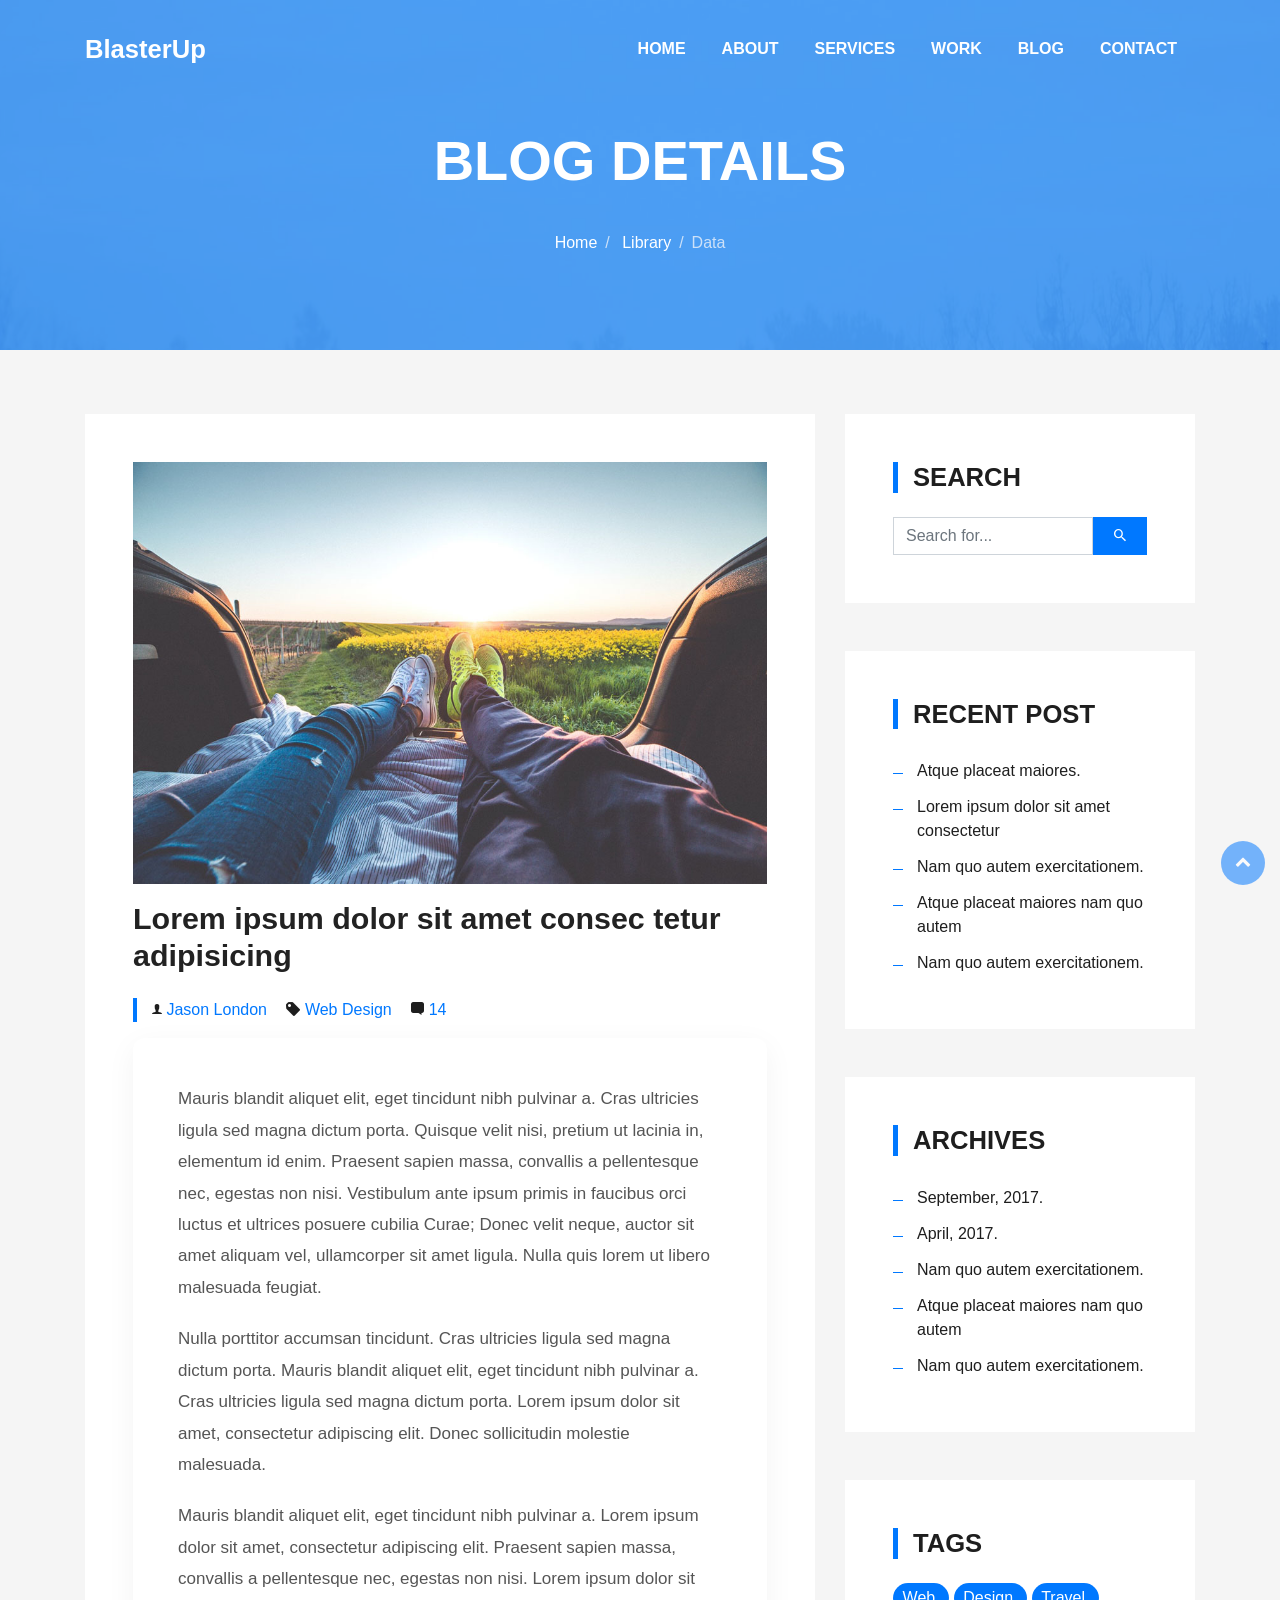
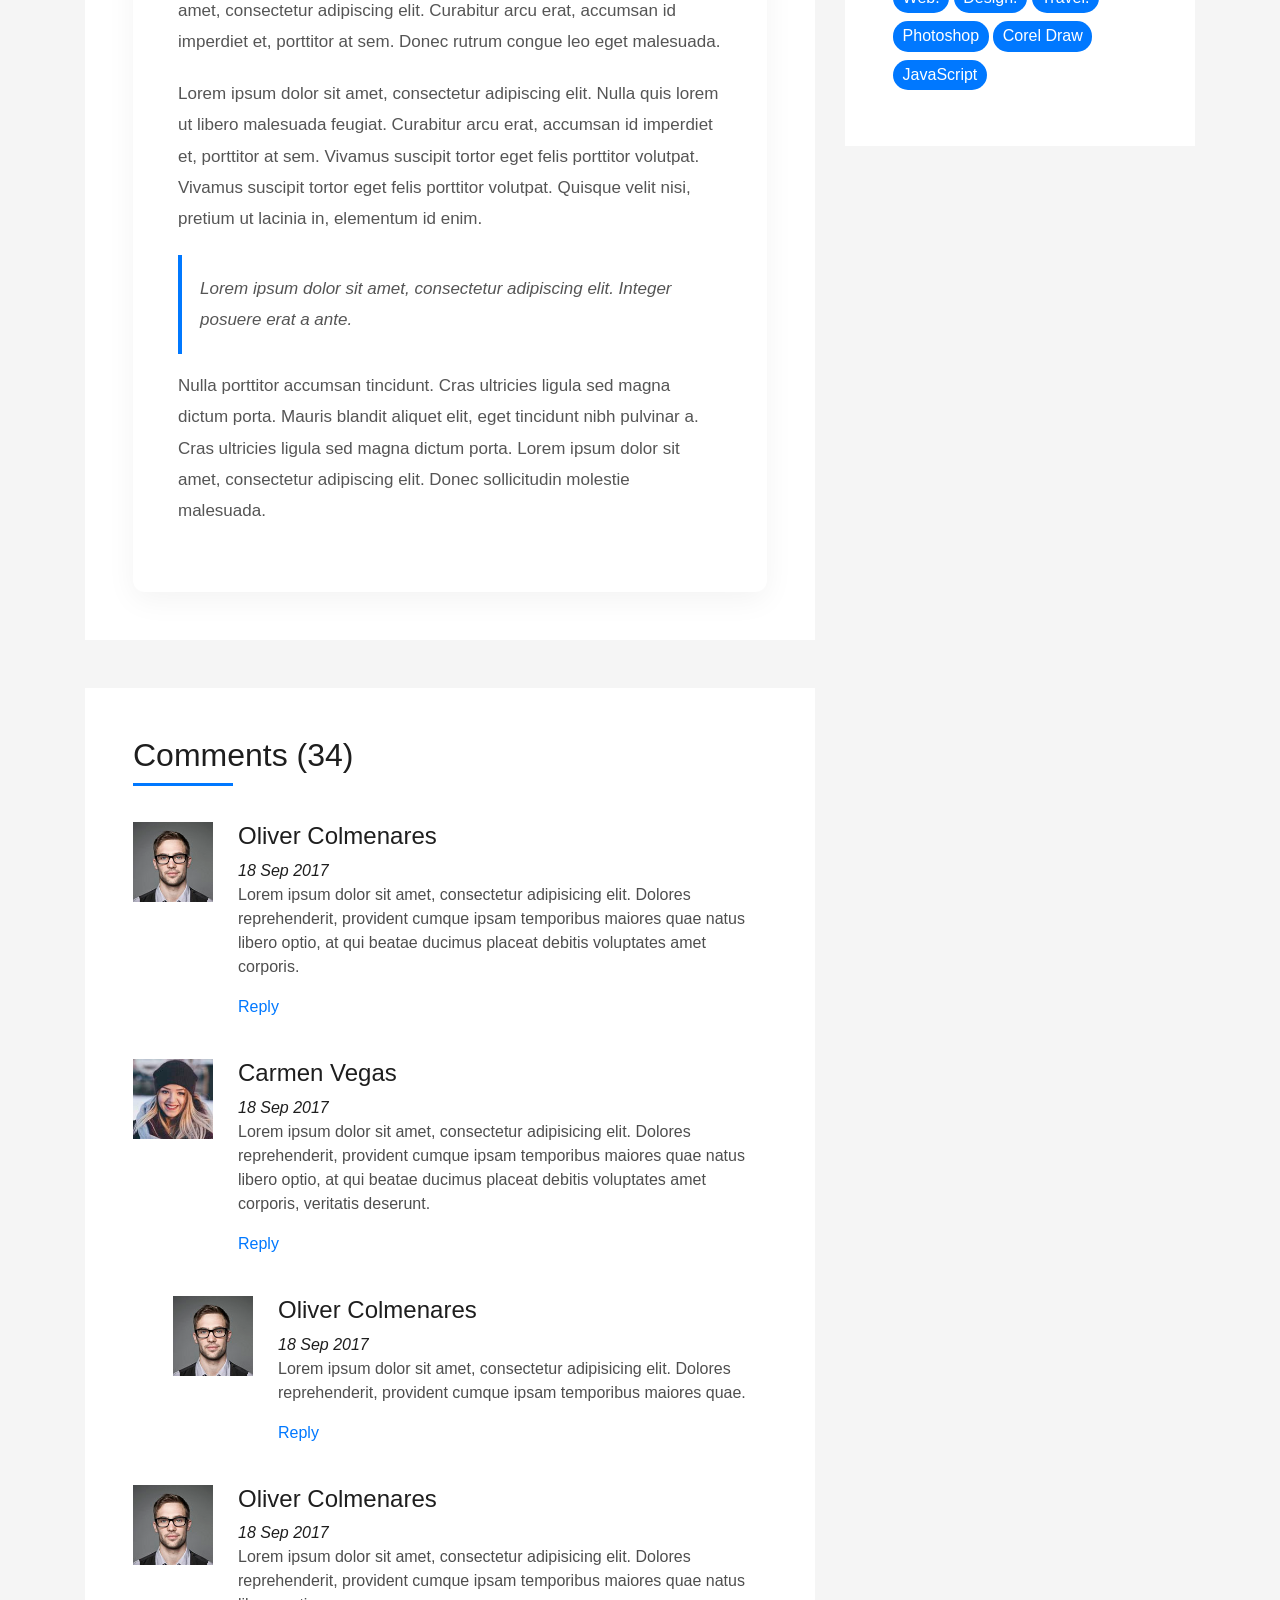
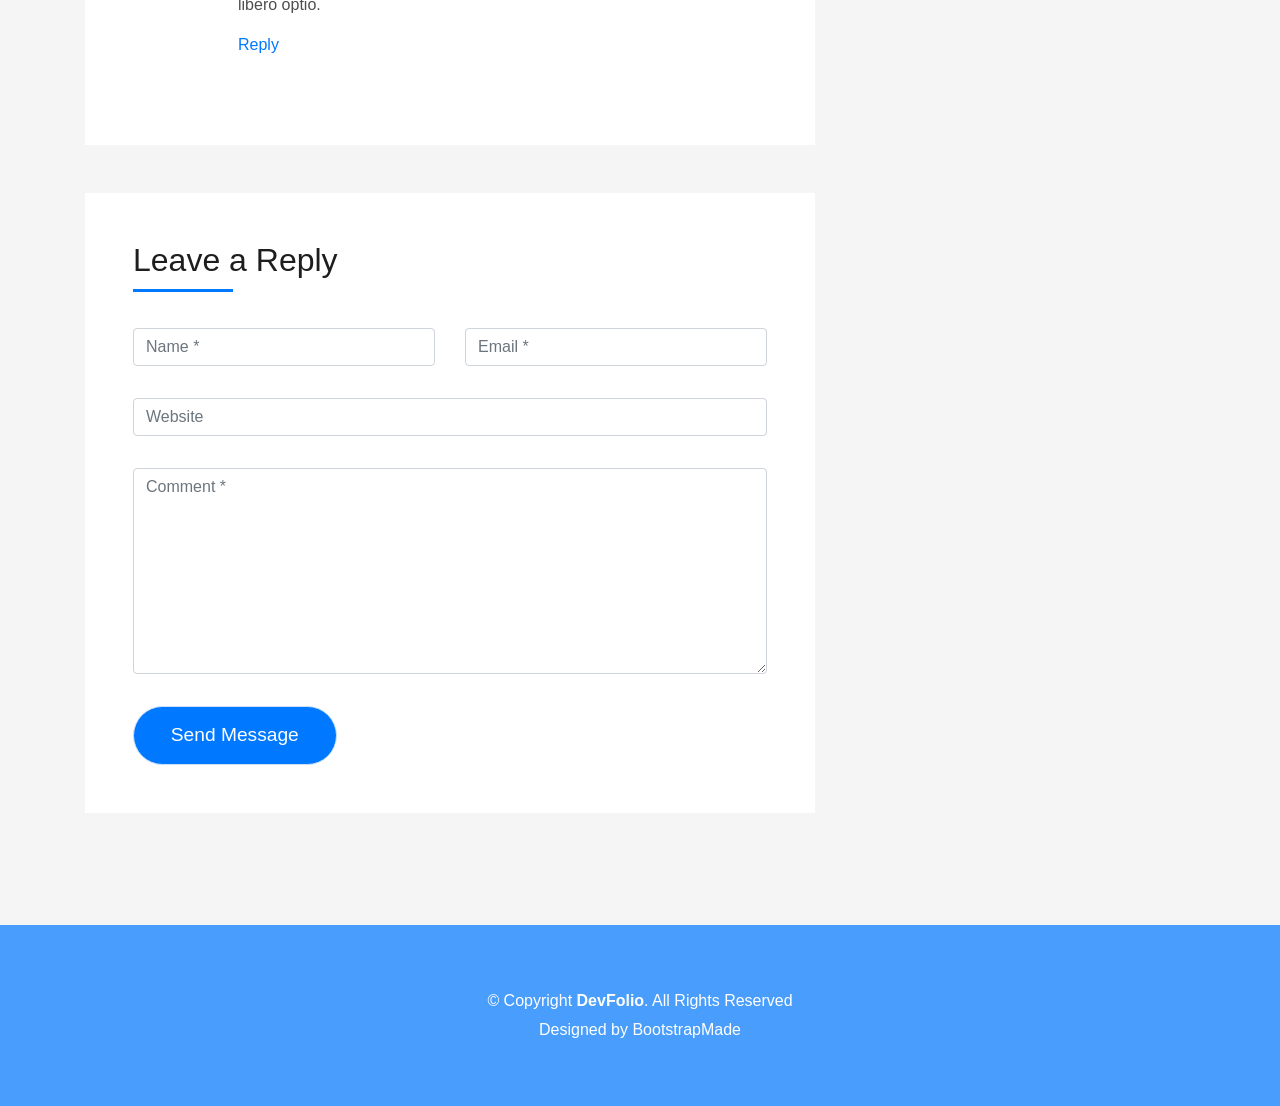
<file: blog-single.html>
<!DOCTYPE html>
<html lang="en">
<head>
  <meta charset="utf-8">
  <title>OMZEEN | AI Learning Solutions</title>
  <meta content="width=device-width, initial-scale=1.0" name="viewport">
  <meta content="" name="keywords">
  <meta content="" name="description">

  <!-- Favicons -->
  <link href="img/favicon.png" rel="icon">
  <link href="img/apple-touch-icon.png" rel="apple-touch-icon">

  <!-- Bootstrap CSS File -->
  <link href="lib/bootstrap/css/bootstrap.min.css" rel="stylesheet">

  <!-- Libraries CSS Files -->
  <link href="lib/font-awesome/css/font-awesome.min.css" rel="stylesheet">
  <link href="lib/animate/animate.min.css" rel="stylesheet">
  <link href="lib/ionicons/css/ionicons.min.css" rel="stylesheet">
  <link href="lib/owlcarousel/assets/owl.carousel.min.css" rel="stylesheet">
  <link href="lib/lightbox/css/lightbox.min.css" rel="stylesheet">

  <!-- Main Stylesheet File -->
  <link href="css/style.css" rel="stylesheet">

  <!-- =======================================================
    Theme Name: DevFolio
    Theme URL: https://bootstrapmade.com/devfolio-bootstrap-portfolio-html-template/
    Author: BootstrapMade.com
    License: https://bootstrapmade.com/license/
  ======================================================= -->
</head>

<body>
  <!--/ Nav Star /-->
  <nav class="navbar navbar-b navbar-trans navbar-expand-md fixed-top" id="mainNav">
    <div class="container">
      <a class="navbar-brand js-scroll" href="#page-top">BlasterUp</a>
      <button class="navbar-toggler collapsed" type="button" data-toggle="collapse" data-target="#navbarDefault"
        aria-controls="navbarDefault" aria-expanded="false" aria-label="Toggle navigation">
        <span></span>
        <span></span>
        <span></span>
      </button>
      <div class="navbar-collapse collapse justify-content-end" id="navbarDefault">
        <ul class="navbar-nav">
          <li class="nav-item">
            <a class="nav-link js-scroll" href="index.html">Home</a>
          </li>
          <li class="nav-item">
            <a class="nav-link js-scroll" href="#">About</a>
          </li>
          <li class="nav-item">
            <a class="nav-link js-scroll" href="#">Services</a>
          </li>
          <li class="nav-item">
            <a class="nav-link js-scroll" href="#">Work</a>
          </li>
          <li class="nav-item">
            <a class="nav-link js-scroll" href="#">Blog</a>
          </li>
          <li class="nav-item">
            <a class="nav-link js-scroll" href="#">Contact</a>
          </li>
        </ul>
      </div>
    </div>
  </nav>
  <!--/ Nav End /-->

  <!--/ Intro Skew Star /-->
  <div class="intro intro-single route bg-image" style="background-image: url(img/overlay-bg.jpg)">
    <div class="overlay-mf"></div>
    <div class="intro-content display-table">
      <div class="table-cell">
        <div class="container">
          <h2 class="intro-title mb-4">Blog Details</h2>
          <ol class="breadcrumb d-flex justify-content-center">
            <li class="breadcrumb-item">
              <a href="#">Home</a>
            </li>
            <li class="breadcrumb-item">
              <a href="#">Library</a>
            </li>
            <li class="breadcrumb-item active">Data</li>
          </ol>
        </div>
      </div>
    </div>
  </div>
  <!--/ Intro Skew End /-->

  <!--/ Section Blog-Single Star /-->
  <section class="blog-wrapper sect-pt4" id="blog">
    <div class="container">
      <div class="row">
        <div class="col-md-8">
          <div class="post-box">
            <div class="post-thumb">
              <img src="img/post-1.jpg" class="img-fluid" alt="">
            </div>
            <div class="post-meta">
              <h1 class="article-title">Lorem ipsum dolor sit amet consec tetur adipisicing</h1>
              <ul>
                <li>
                  <span class="ion-ios-person"></span>
                  <a href="#">Jason London</a>
                </li>
                <li>
                  <span class="ion-pricetag"></span>
                  <a href="#">Web Design</a>
                </li>
                <li>
                  <span class="ion-chatbox"></span>
                  <a href="#">14</a>
                </li>
              </ul>
            </div>
            <div class="article-content">
              <p>
                Mauris blandit aliquet elit, eget tincidunt nibh pulvinar a. Cras ultricies ligula sed magna dictum
                porta. Quisque velit
                nisi, pretium ut lacinia in, elementum id enim. Praesent sapien massa, convallis a pellentesque
                nec, egestas non nisi. Vestibulum ante ipsum primis in faucibus orci luctus et ultrices posuere
                cubilia Curae; Donec velit neque, auctor sit amet aliquam vel, ullamcorper sit amet ligula.
                Nulla quis lorem ut libero malesuada feugiat.
              </p>
              <p>
                Nulla porttitor accumsan tincidunt. Cras ultricies ligula sed magna dictum porta. Mauris blandit
                aliquet elit, eget tincidunt
                nibh pulvinar a. Cras ultricies ligula sed magna dictum porta. Lorem ipsum dolor sit amet,
                consectetur adipiscing elit. Donec sollicitudin molestie malesuada.
              </p>
              <p>
                Mauris blandit aliquet elit, eget tincidunt nibh pulvinar a. Lorem ipsum dolor sit amet, consectetur
                adipiscing elit. Praesent
                sapien massa, convallis a pellentesque nec, egestas non nisi. Lorem ipsum dolor sit amet,
                consectetur adipiscing elit. Curabitur arcu erat, accumsan id imperdiet et, porttitor at
                sem. Donec rutrum congue leo eget malesuada.
              </p>
              <p>
                Lorem ipsum dolor sit amet, consectetur adipiscing elit. Nulla quis lorem ut libero malesuada feugiat.
                Curabitur arcu erat,
                accumsan id imperdiet et, porttitor at sem. Vivamus suscipit tortor eget felis porttitor
                volutpat. Vivamus suscipit tortor eget felis porttitor volutpat. Quisque velit nisi, pretium
                ut lacinia in, elementum id enim.
              </p>
              <blockquote class="blockquote">
                <p class="mb-0">Lorem ipsum dolor sit amet, consectetur adipiscing elit. Integer posuere erat a ante.</p>
              </blockquote>
              <p>
                Nulla porttitor accumsan tincidunt. Cras ultricies ligula sed magna dictum porta. Mauris blandit
                aliquet elit, eget tincidunt
                nibh pulvinar a. Cras ultricies ligula sed magna dictum porta. Lorem ipsum dolor sit amet,
                consectetur adipiscing elit. Donec sollicitudin molestie malesuada.
              </p>
            </div>
          </div>
          <div class="box-comments">
            <div class="title-box-2">
              <h4 class="title-comments title-left">Comments (34)</h4>
            </div>
            <ul class="list-comments">
              <li>
                <div class="comment-avatar">
                  <img src="img/testimonial-2.jpg" alt="">
                </div>
                <div class="comment-details">
                  <h4 class="comment-author">Oliver Colmenares</h4>
                  <span>18 Sep 2017</span>
                  <p>
                    Lorem ipsum dolor sit amet, consectetur adipisicing elit. Dolores reprehenderit, provident cumque
                    ipsam temporibus maiores
                    quae natus libero optio, at qui beatae ducimus placeat debitis voluptates amet corporis.
                  </p>
                  <a href="3">Reply</a>
                </div>
              </li>
              <li>
                <div class="comment-avatar">
                  <img src="img/testimonial-4.jpg" alt="">
                </div>
                <div class="comment-details">
                  <h4 class="comment-author">Carmen Vegas</h4>
                  <span>18 Sep 2017</span>
                  <p>
                    Lorem ipsum dolor sit amet, consectetur adipisicing elit. Dolores reprehenderit, provident cumque
                    ipsam temporibus maiores
                    quae natus libero optio, at qui beatae ducimus placeat debitis voluptates amet corporis,
                    veritatis deserunt.
                  </p>
                  <a href="3">Reply</a>
                </div>
              </li>
              <li class="comment-children">
                <div class="comment-avatar">
                  <img src="img/testimonial-2.jpg" alt="">
                </div>
                <div class="comment-details">
                  <h4 class="comment-author">Oliver Colmenares</h4>
                  <span>18 Sep 2017</span>
                  <p>
                    Lorem ipsum dolor sit amet, consectetur adipisicing elit. Dolores reprehenderit, provident cumque
                    ipsam temporibus maiores
                    quae.
                  </p>
                  <a href="3">Reply</a>
                </div>
              </li>
              <li>
                <div class="comment-avatar">
                  <img src="img/testimonial-2.jpg" alt="">
                </div>
                <div class="comment-details">
                  <h4 class="comment-author">Oliver Colmenares</h4>
                  <span>18 Sep 2017</span>
                  <p>
                    Lorem ipsum dolor sit amet, consectetur adipisicing elit. Dolores reprehenderit, provident cumque
                    ipsam temporibus maiores
                    quae natus libero optio.
                  </p>
                  <a href="3">Reply</a>
                </div>
              </li>
            </ul>
          </div>
          <div class="form-comments">
            <div class="title-box-2">
              <h3 class="title-left">
                Leave a Reply
              </h3>
            </div>
            <form class="form-mf">
              <div class="row">
                <div class="col-md-6 mb-3">
                  <div class="form-group">
                    <input type="text" class="form-control input-mf" id="inputName" placeholder="Name *" required>
                  </div>
                </div>
                <div class="col-md-6 mb-3">
                  <div class="form-group">
                    <input type="email" class="form-control input-mf" id="inputEmail1" placeholder="Email *" required>
                  </div>
                </div>
                <div class="col-md-12 mb-3">
                  <div class="form-group">
                    <input type="url" class="form-control input-mf" id="inputUrl" placeholder="Website">
                  </div>
                </div>
                <div class="col-md-12 mb-3">
                  <div class="form-group">
                    <textarea id="textMessage" class="form-control input-mf" placeholder="Comment *" name="message"
                      cols="45" rows="8" required></textarea>
                  </div>
                </div>
                <div class="col-md-12">
                  <button type="submit" class="button button-a button-big button-rouded">Send Message</button>
                </div>
              </div>
            </form>
          </div>
        </div>
        <div class="col-md-4">
          <div class="widget-sidebar sidebar-search">
            <h5 class="sidebar-title">Search</h5>
            <div class="sidebar-content">
              <form>
                <div class="input-group">
                  <input type="text" class="form-control" placeholder="Search for..." aria-label="Search for...">
                  <span class="input-group-btn">
                    <button class="btn btn-secondary btn-search" type="button">
                      <span class="ion-android-search"></span>
                    </button>
                  </span>
                </div>
              </form>
            </div>
          </div>
          <div class="widget-sidebar">
            <h5 class="sidebar-title">Recent Post</h5>
            <div class="sidebar-content">
              <ul class="list-sidebar">
                <li>
                  <a href="#">Atque placeat maiores.</a>
                </li>
                <li>
                  <a href="#">Lorem ipsum dolor sit amet consectetur</a>
                </li>
                <li>
                  <a href="#">Nam quo autem exercitationem.</a>
                </li>
                <li>
                  <a href="#">Atque placeat maiores nam quo autem</a>
                </li>
                <li>
                  <a href="#">Nam quo autem exercitationem.</a>
                </li>
              </ul>
            </div>
          </div>
          <div class="widget-sidebar">
            <h5 class="sidebar-title">Archives</h5>
            <div class="sidebar-content">
              <ul class="list-sidebar">
                <li>
                  <a href="#">September, 2017.</a>
                </li>
                <li>
                  <a href="#">April, 2017.</a>
                </li>
                <li>
                  <a href="#">Nam quo autem exercitationem.</a>
                </li>
                <li>
                  <a href="#">Atque placeat maiores nam quo autem</a>
                </li>
                <li>
                  <a href="#">Nam quo autem exercitationem.</a>
                </li>
              </ul>
            </div>
          </div>
          <div class="widget-sidebar widget-tags">
            <h5 class="sidebar-title">Tags</h5>
            <div class="sidebar-content">
              <ul>
                <li>
                  <a href="#">Web.</a>
                </li>
                <li>
                  <a href="#">Design.</a>
                </li>
                <li>
                  <a href="#">Travel.</a>
                </li>
                <li>
                  <a href="#">Photoshop</a>
                </li>
                <li>
                  <a href="#">Corel Draw</a>
                </li>
                <li>
                  <a href="#">JavaScript</a>
                </li>
              </ul>
            </div>
          </div>
        </div>
      </div>
    </div>
  </section>
  <!--/ Section Blog-Single End /-->

  <!--/ Section Contact-Footer Star /-->
  <section class="paralax-mf footer-paralax bg-image sect-mt4 route" style="background-image: url(img/overlay-bg.jpg)">
    <div class="overlay-mf"></div>
    <footer>
      <div class="container">
        <div class="row">
          <div class="col-sm-12">
            <div class="copyright-box">
              <p class="copyright">&copy; Copyright <strong>DevFolio</strong>. All Rights Reserved</p>
              <div class="credits">
                <!--
                  All the links in the footer should remain intact.
                  You can delete the links only if you purchased the pro version.
                  Licensing information: https://bootstrapmade.com/license/
                  Purchase the pro version with working PHP/AJAX contact form: https://bootstrapmade.com/buy/?theme=DevFolio
                -->
                Designed by <a href="https://bootstrapmade.com/">BootstrapMade</a>
              </div>
            </div>
          </div>
        </div>
      </div>
    </footer>
  </section>
  <!--/ Section Contact-footer End /-->

  <a href="#" class="back-to-top"><i class="fa fa-chevron-up"></i></a>
  <div id="preloader"></div>

  <!-- JavaScript Libraries -->
  <script src="lib/jquery/jquery.min.js"></script>
  <script src="lib/jquery/jquery-migrate.min.js"></script>
  <script src="lib/popper/popper.min.js"></script>
  <script src="lib/bootstrap/js/bootstrap.min.js"></script>
  <script src="lib/easing/easing.min.js"></script>
  <script src="lib/counterup/jquery.waypoints.min.js"></script>
  <script src="lib/counterup/jquery.counterup.js"></script>
  <script src="lib/owlcarousel/owl.carousel.min.js"></script>
  <script src="lib/lightbox/js/lightbox.min.js"></script>
  <script src="lib/typed/typed.min.js"></script>
  <!-- Contact Form JavaScript File -->
  <script src="contactform/contactform.js"></script>

  <!-- Template Main Javascript File -->
  <script src="js/main.js"></script>

</body>
</html>
</file>
<file: css/style.css>
/*
  Theme Name: DevFolio
  Theme URL: https://bootstrapmade.com/devfolio-bootstrap-portfolio-html-template/
  Author: BootstrapMade.com
  License: https://bootstrapmade.com/license/
*/

/*======================================
//--//-->   STYLES GENERALES
======================================*/

body {
  background-color: #f5f5f5;
  color: #4e4e4e;
}

h1,
h2,
h3,
h4,
h5,
h6 {
  color: #1e1e1e;
}

a {
  color: #1e1e1e;
  transition: all 0.5s ease-in-out;
}

a:hover {
  color: #0078ff;
  text-decoration: none;
  transition: all 0.5s ease-in-out;
}

.p-r {
  position: relative;
}

.color-a {
  color: #0078ff;
}

.color-d {
  color: #f5f5f5;
}

.color-text-a {
  color: #4e4e4e;
}

.box-shadow,
.paralax-mf,
.service-box,
.work-box,
.card-blog {
  box-shadow: 0 13px 8px -10px rgba(0, 0, 0, 0.1);
}

.box-shadow-a,
.button:hover {
  box-shadow: 0 0 0 4px #cde1f8;
}

.display-5 {
  font-size: 2.5rem;
  font-weight: 300;
  line-height: 1.1;
}

.display-6 {
  font-size: 2rem;
  font-weight: 300;
  line-height: 1.1;
}

.avatar {
  width: 32px;
  height: 32px;
  margin-right: 4px;
  overflow: hidden;
}

.bg-image {
  background-repeat: no-repeat;
  background-attachment: fixed;
  background-size: cover;
  background-position: center center;
}

.overlay-mf {
  background-color: #0078ff;
}

.overlay-mf {
  position: absolute;
  top: 0;
  left: 0px;
  padding: 0;
  height: 100%;
  width: 100%;
  opacity: .7;
}

.paralax-mf {
  position: relative;
  padding: 8rem 0;
}

.display-table {
  width: 100%;
  height: 100%;
  display: table;
}

.table-cell {
  display: table-cell;
  vertical-align: middle;
}

/*--/ Sections /--*/

.sect-4 {
  padding: 4rem 0;
}

.sect-pt4 {
  padding-top: 4rem;
}

.sect-mt4 {
  margin-top: 4rem;
}

/*--/ Title s /--*/

.title-s {
  font-weight: 600;
  color: #1e1e1e;
  font-size: 1.1rem;
}

/*--/ Title A /--*/

.title-box {
  margin-bottom: 4rem;
}

.title-a {
  font-size: 3rem;
  font-weight: bold;
  text-transform: uppercase;
}

.subtitle-a {
  color: #4e4e4e;
}

.line-mf {
  width: 40px;
  height: 5px;
  background-color: #0078ff;
  margin: 0 auto;
}

/*--/ Title Left /--*/

.title-box-2 {
  margin-bottom: 3rem;
}

.title-left {
  font-size: 2rem;
  position: relative;
}

.title-left:before {
  content: '';
  position: absolute;
  height: 3px;
  background-color: #0078ff;
  width: 100px;
  bottom: -12px;
}

/*------/ Box /------*/

.box-pl2 {
  padding-left: 2rem;
}

.box-shadow-full {
  padding: 3rem 1.25rem;
  position: relative;
  background-color: #fff;
  margin-bottom: 3rem;
  z-index: 2;
  box-shadow: 0 1px 1px 0 rgba(0, 0, 0, 0.06), 0 2px 5px 0 rgba(0, 0, 0, 0.2);
}

.dropdown:hover .dropdown-menu {
    display: block;
}

.dropdown-menu {
    margin-top: 0;
}

.dropdown-item:hover {
    background: #0078ff;
    color: #fff;
}

/*------/ Socials /------*/

.socials {
  padding: 1.5rem 0;
}

.socials ul li {
  display: inline-block;
}

.socials .ico-circle {
  height: 40px;
  width: 40px;
  font-size: 1.7rem;
  border-radius: 50%;
  line-height: 1.4;
  margin: 0 15px 0 0;
  box-shadow: 0 0 0 3px #0078ff;
  transition: all 500ms ease;
}

.socials .ico-circle:hover {
  background-color: #0078ff;
  color: #fff;
  box-shadow: 0 0 0 3px #cde1f8;
  transition: all 500ms ease;
}

/*------/ Ul resect /------*/

.ul-resect,
.socials ul,
.list-ico,
.blog-wrapper .post-meta ul,
.box-comments .list-comments,
.widget-sidebar .list-sidebar,
.widget-tags ul {
  list-style: none;
  padding-left: 0;
  margin-bottom: 0;
}

.list-ico {
  line-height: 2;
}

.list-ico span {
  color: #0078ff;
  margin-right: 10px;
}

/*------/ Ico Circle /------*/

.ico-circle {
  height: 100px;
  width: 100px;
  font-size: 2rem;
  border-radius: 50%;
  line-height: 1.55;
  margin: 0 auto;
  text-align: center;
  box-shadow: 0 0 0 10px #0078ff;
  display: block;
}

/*------/ Owl Carousel /------*/

.owl-theme .owl-dots {
  text-align: center;
  margin-top: 18px;
}

.owl-theme .owl-dots .owl-dot {
  display: inline-block;
}

.owl-theme .owl-dots .owl-dot span {
  width: 18px;
  height: 7px;
  margin: 5px 5px;
  background: #cde1f8;
  border: 0px solid #cde1f8;
  display: block;
  transition: all 0.6s ease-in-out;
  cursor: pointer;
}

.owl-theme .owl-dots .owl-dot:hover span {
  background-color: #cde1f8;
}

.owl-theme .owl-dots .owl-dot.active span {
  background-color: #1B1B1B;
  width: 25px;
}

/*--/ Scrolltop s /--*/

.scrolltop-mf {
  position: relative;
  display: none;
}

.scrolltop-mf span {
  z-index: 999;
  position: fixed;
  width: 42px;
  height: 42px;
  background-color: #0078ff;
  opacity: .7;
  font-size: 1.6rem;
  line-height: 1.5;
  text-align: center;
  color: #fff;
  top: auto;
  left: auto;
  right: 30px;
  bottom: 50px;
  cursor: pointer;
  border-radius: 50%;
}

/* Back to top button */

.back-to-top {
  position: fixed;
  display: none;
  background: #0078ff;
  color: #fff;
  width: 44px;
  height: 44px;
  text-align: center;
  line-height: 1;
  font-size: 16px;
  border-radius: 50%;
  right: 15px;
  bottom: 15px;
  transition: background 0.5s;
  z-index: 11;
}

.back-to-top i {
  padding-top: 12px;
  color: #fff;
}

/* Prelaoder */

#preloader {
  position: fixed;
  top: 0;
  left: 0;
  right: 0;
  bottom: 0;
  z-index: 9999;
  overflow: hidden;
  background: #fff;
}

#preloader:before {
  content: "";
  position: fixed;
  top: calc(50% - 30px);
  left: calc(50% - 30px);
  border: 6px solid #f2f2f2;
  border-top: 6px solid #0078ff;
  border-radius: 50%;
  width: 60px;
  height: 60px;
  -webkit-animation: animate-preloader 1s linear infinite;
  animation: animate-preloader 1s linear infinite;
}

@-webkit-keyframes animate-preloader {
  0% {
    -webkit-transform: rotate(0deg);
    transform: rotate(0deg);
  }

  100% {
    -webkit-transform: rotate(360deg);
    transform: rotate(360deg);
  }
}

@keyframes animate-preloader {
  0% {
    -webkit-transform: rotate(0deg);
    transform: rotate(0deg);
  }

  100% {
    -webkit-transform: rotate(360deg);
    transform: rotate(360deg);
  }
}

/*======================================
//--//-->   NAVBAR
======================================*/

.navbar-b {
  transition: all .5s ease-in-out;
  background-color: transparent;
  padding-top: 1.563rem;
  padding-bottom: 1.563rem;
}

.navbar-b.navbar-reduce {
  box-shadow: 0px 6px 9px 0px rgba(0, 0, 0, 0.06);
}

.navbar-b.navbar-trans .nav-item,
.navbar-b.navbar-reduce .nav-item {
  position: relative;
  padding-right: 10px;
  padding-left: 0;
}

.navbar-b.navbar-trans .nav-link,
.navbar-b.navbar-reduce .nav-link {
  color: #fff;
  text-transform: uppercase;
  font-weight: 600;
}

.navbar-b.navbar-trans .nav-link:before,
.navbar-b.navbar-reduce .nav-link:before {
  content: '';
  position: absolute;
  margin-left: 0px;
  width: 0%;
  bottom: 0;
  left: 0;
  height: 2px;
  transition: all 500ms ease;
}

.navbar-b.navbar-trans .nav-link:hover,
.navbar-b.navbar-reduce .nav-link:hover {
  color: #1B1B1B;
}

.navbar-b.navbar-trans .nav-link:hover:before,
.navbar-b.navbar-reduce .nav-link:hover:before {
  width: 35px;
}

.navbar-b.navbar-trans .show > .nav-link:before,
.navbar-b.navbar-trans .active > .nav-link:before,
.navbar-b.navbar-trans .nav-link.show:before,
.navbar-b.navbar-trans .nav-link.active:before,
.navbar-b.navbar-reduce .show > .nav-link:before,
.navbar-b.navbar-reduce .active > .nav-link:before,
.navbar-b.navbar-reduce .nav-link.show:before,
.navbar-b.navbar-reduce .nav-link.active:before {
  width: 35px;
}

.navbar-b.navbar-trans .nav-link:before {
  background-color: #fff;
}

.navbar-b.navbar-trans .nav-link:hover {
  color: #fff;
}

.navbar-b.navbar-trans .show > .nav-link,
.navbar-b.navbar-trans .active > .nav-link,
.navbar-b.navbar-trans .nav-link.show,
.navbar-b.navbar-trans .nav-link.active {
  color: #fff;
}

.navbar-b.navbar-reduce {
  transition: all .5s ease-in-out;
  background-color: #fff;
  padding-top: 15px;
  padding-bottom: 15px;
}

.navbar-b.navbar-reduce .nav-link {
  color: #0078ff;
}

.navbar-b.navbar-reduce .nav-link:before {
  background-color: #0078ff;
}

.navbar-b.navbar-reduce .nav-link:hover {
  color: #0078ff;
}

.navbar-b.navbar-reduce .show > .nav-link,
.navbar-b.navbar-reduce .active > .nav-link,
.navbar-b.navbar-reduce .nav-link.show,
.navbar-b.navbar-reduce .nav-link.active {
  color: #0078ff;
}

.navbar-b.navbar-reduce .navbar-brand {
  color: #0078ff;
}

.navbar-b.navbar-reduce .navbar-toggler span {
  background-color: #1B1B1B;
}

.navbar-b .navbar-brand {
  color: #fff;
  font-size: 1.6rem;
  font-weight: 600;
}

.navbar-b .navbar-nav .dropdown-item.show .dropdown-menu,
.navbar-b .dropdown.show .dropdown-menu,
.navbar-b .dropdown-btn.show .dropdown-menu {
  -webkit-transform: translate3d(0px, 0px, 0px);
  transform: translate3d(0px, 0px, 0px);
  visibility: visible !important;
}

.navbar-b .dropdown-menu {
  margin: 1.12rem 0 0;
  border-radius: 0;
}

.navbar-b .dropdown-menu .dropdown-item {
  padding: .7rem 1.7rem;
  transition: all 500ms ease;
}

.navbar-b .dropdown-menu .dropdown-item:hover {
  background-color: #0078ff;
  color: #fff;
  transition: all 500ms ease;
}

.navbar-b .dropdown-menu .dropdown-item.active {
  background-color: #0078ff;
}

/*--/ Hamburger Navbar /--*/

.navbar-toggler {
  position: relative;
}

.navbar-toggler:focus,
.navbar-toggler:active {
  outline: 0;
}

.navbar-toggler span {
  display: block;
  background-color: #fff;
  height: 3px;
  width: 25px;
  margin-top: 4px;
  margin-bottom: 4px;
  -webkit-transform: rotate(0deg);
  transform: rotate(0deg);
  left: 0;
  opacity: 1;
}

.navbar-toggler span:nth-child(1),
.navbar-toggler span:nth-child(3) {
  transition: -webkit-transform .35s ease-in-out;
  transition: transform .35s ease-in-out;
  transition: transform .35s ease-in-out, -webkit-transform .35s ease-in-out;
}

.navbar-toggler:not(.collapsed) span:nth-child(1) {
  position: absolute;
  left: 12px;
  top: 10px;
  -webkit-transform: rotate(135deg);
  transform: rotate(135deg);
  opacity: 0.9;
}

.navbar-toggler:not(.collapsed) span:nth-child(2) {
  height: 12px;
  visibility: hidden;
  background-color: transparent;
}

.navbar-toggler:not(.collapsed) span:nth-child(3) {
  position: absolute;
  left: 12px;
  top: 10px;
  -webkit-transform: rotate(-135deg);
  transform: rotate(-135deg);
  opacity: 0.9;
}

/*======================================
//--//-->   INTRO
======================================*/

.intro {
  height: 100vh;
  position: relative;
  color: #fff;
}

.intro .intro-content {
  text-align: center;
  position: absolute;
}

.intro .overlay-itro {
  background-color: rgba(0, 0, 0, 0.6);
  position: absolute;
  top: 0;
  left: 0px;
  padding: 0;
  height: 100%;
  width: 100%;
  opacity: .9;
}

.intro .intro-title {
  color: #fff;
  font-weight: 600;
  font-size: 3rem;
}

.intro .intro-subtitle {
  font-size: 1.5rem;
  font-weight: 300;
}

.intro .text-slider-items {
  display: none;
}

.intro-single {
  height: 350px;
}

.intro-single .intro-content {
  margin-top: 30px;
}

.intro-single .intro-title {
  text-transform: uppercase;
  font-size: 3rem;
}

.intro-single .breadcrumb {
  background-color: transparent;
  color: #0078ff;
}

.intro-single .breadcrumb .breadcrumb-item:before {
  color: #cde1f8;
}

.intro-single .breadcrumb .breadcrumb-item.active {
  color: #cde1f8;
}

.intro-single .breadcrumb a {
  color: #fff;
}

/*======================================
//--//-->   ABOUT
======================================*/

.about-mf .box-shadow-full {
  padding-top: 4rem;
  padding-bottom: 4rem;
}

.about-mf .about-img {
  margin-bottom: 2rem;
}

.about-mf .about-img img {
  margin-left: 10px;
}

.skill-mf span {
  color: #4e4e4e;
}

.skill-mf .progress {
  background-color: #cde1f8;
  margin: .5rem 0 1.2rem 0;
  border-radius: 0;
  height: .7rem;
}

.skill-mf .progress .progress-bar {
  height: .7rem;
  background-color: #0078ff;
}

/*======================================
//--//-->   SERVICES
======================================*/

.service-box {
  background-color: #fff;
  padding: 2.5rem 1.3rem;
  border-radius: 1rem;
  margin-bottom: 3rem;
}

.service-box:hover .ico-circle {
  transition: all 500ms ease;
  color: #fff;
  background-color: #0078ff;
  box-shadow: 0 0 0 10px #cde1f8;
}

.service-box .service-ico {
  margin-bottom: 1rem;
  color: #1e1e1e;
}

.service-box .ico-circle {
  transition: all 500ms ease;
  font-size: 4rem;
}

.service-box .s-title {
  font-size: 1.4rem;
  text-transform: uppercase;
  text-align: center;
  padding: .4rem 0;
}

.service-box .s-description {
  color: #4e4e4e;
}

/*======================================
//--//-->   COUNTER
======================================*/

.counter-box {
  color: #fff;
  text-align: center;
}

.counter-ico {
  margin-bottom: 1rem;
}

.counter-ico .ico-circle {
  height: 60px;
  width: 60px;
  line-height: 1.8;
  box-shadow: 0 0 0 10px #cde1f8;
}

.counter-num .counter {
  font-size: 2rem;
  margin-bottom: 0;
}

/*======================================
//--//-->   PORTFOLIO
======================================*/

.work-box {
  margin-bottom: 3rem;
  -webkit-backface-visibility: hidden;
  backface-visibility: hidden;
  background-color: #fff;
}

.work-box:hover img {
  -webkit-transform: scale(1.3);
  transform: scale(1.3);
}

.work-img {
  display: block;
  overflow: hidden;
}

.work-img img {
  transition: all 1s;
}

.work-content {
  padding: 2rem 3% 1rem 4%;
}

.work-content .w-more {
  color: #4e4e4e;
  font-size: .8rem;
}

.work-content .w-more .w-ctegory {
  color: #0078ff;
}

.work-content .w-like {
  font-size: 2.5rem;
  color: #0078ff;
  float: right;
}

.work-content .w-like a {
  color: #0078ff;
}

.work-content .w-like .num-like {
  font-size: .7rem;
}

.w-title {
  font-size: 1.2rem;
}

/*======================================
//--//-->   TESTIMONIALS
======================================*/

.testimonials .owl-carousel .owl-item img {
  width: auto;
}

.testimonial-box {
  color: #fff;
  text-align: center;
}

.testimonial-box .author-test {
  margin-top: 1rem;
}

.testimonial-box .author-test img {
  margin: 0 auto;
}

.testimonial-box .author {
  color: #fff;
  text-transform: uppercase;
  font-weight: 600;
  margin: 1rem 0;
  display: block;
  font-size: 1.4rem;
}

.testimonial-box .comit {
  font-size: 2rem;
  color: #0078ff;
  background-color: #fff;
  width: 52px;
  height: 52px;
  display: block;
  margin: 0 auto;
  border-radius: 50%;
  line-height: 1.6;
}

/*======================================
//--//-->   BLOG
======================================*/

.card-blog .card-body {
  position: relative;
}

.card-blog .card-category-box {
  position: absolute;
  text-align: center;
  top: -16px;
  left: 15px;
  right: 15px;
  line-height: 25px;
  overflow: hidden;
}

.card-blog .card-category {
  display: inline-block;
  color: #fff;
  padding: 0 15px 5px;
  overflow: hidden;
  background-color: #0078ff;
  border-radius: 4px;
}

.card-blog .card-category .category {
  color: #fff;
  display: inline-block;
  text-transform: uppercase;
  font-size: .7rem;
  letter-spacing: .1px;
  margin-bottom: 0;
}

.card-blog .card-title {
  font-size: 1.3rem;
  margin-top: .6rem;
}

.card-blog .card-description {
  color: #4e4e4e;
}

.card-blog .post-author {
  display: inline-block;
}

.card-blog .post-date {
  color: #4e4e4e;
  display: inline-block;
  float: right;
}

/*======================================
//--//-->   BLOG-SINGLE
======================================*/

.post-box,
.form-comments,
.box-comments,
.widget-sidebar {
  padding: 2rem;
  background-color: #fff;
  margin-bottom: 3rem;
}

.blog-wrapper .article-title {
  font-size: 1.5rem;
}

.blog-wrapper .post-meta {
  margin: 1rem 0;
}

.blog-wrapper .post-meta ul {
  border-left: 4px solid #0078ff;
  margin-top: 1rem;
}

.blog-wrapper .post-meta ul li {
  display: inline-block;
  margin-left: 15px;
}

.blog-wrapper .post-meta ul a {
  color: #0078ff;
}

.blog-wrapper .post-meta ul span {
  color: #1e1e1e;
}

.blog-wrapper .blockquote {
  border-left: 4px solid #0078ff;
  padding: 18px;
  font-style: italic;
}

/*------/ Comments /------*/

.box-comments .list-comments li {
  padding-bottom: 40px;
}

.box-comments .list-comments .comment-avatar {
  display: table-cell;
  vertical-align: top;
}

.box-comments .list-comments .comment-avatar img {
  width: 80px;
  height: 80px;
}

.box-comments .list-comments .comment-author {
  font-size: 1.3rem;
}

.box-comments .list-comments .comment-details {
  display: table-cell;
  vertical-align: top;
  padding-left: 25px;
}

.box-comments .list-comments a {
  color: #0078ff;
}

.box-comments .list-comments span {
  color: #1e1e1e;
  font-style: italic;
}

.box-comments .comment-children {
  margin-left: 40px;
}

/*------/ Sidebar /------*/

.widget-sidebar .sidebar-title {
  font-size: 1.6rem;
  font-weight: 600;
  border-left: 5px solid #0078ff;
  padding-left: 15px;
  text-transform: uppercase;
  margin-bottom: 1.5rem;
}

.widget-sidebar .list-sidebar li {
  position: relative;
  padding: 6px 0 6px 24px;
}

.widget-sidebar .list-sidebar li:before {
  position: absolute;
  content: "";
  width: 10px;
  height: 1px;
  left: 0;
  background-color: #0078ff;
  top: 20px;
}

.sidebar-search input {
  background-color: #fff;
  border-radius: 0;
  transition: all 0.5s ease-in-out;
}

.sidebar-search .btn-search {
  background-color: #0078ff;
  border-color: #0078ff;
  border-radius: 0;
  padding-left: 20px;
  padding-right: 20px;
}

.widget-tags ul li {
  display: inline-block;
  background-color: #0078ff;
  padding: .2rem .6rem;
  margin-bottom: .5rem;
  border-radius: 15px;
}

.widget-tags ul li a {
  color: #fff;
}

/*======================================
//--//-->   CONTACT
======================================*/

.footer-paralax {
  padding: 4rem 0 0 0;
}

.contact-mf {
  margin-top: 4rem;
}

/*======================================
//--//-->   FOOTER
======================================*/

footer {
  text-align: center;
  color: #fff;
  padding-bottom: 4rem;
}

footer .copyright {
  margin-bottom: .3rem;
}

footer .credits {
  margin-bottom: 0;
}

footer .credits a {
  color: #fff;
}

/*======================================
//--//-->   CONtaCT FORM
======================================*/

#sendmessage {
  color: #0078ff;
  border: 1px solid #0078ff;
  display: none;
  text-align: center;
  padding: 15px;
  font-weight: 600;
  margin-bottom: 15px;
}

#errormessage {
  color: red;
  display: none;
  border: 1px solid red;
  text-align: center;
  padding: 15px;
  font-weight: 600;
  margin-bottom: 15px;
}

#sendmessage.show,
#errormessage.show,
.show {
  display: block;
}

.validation {
  color: red;
  display: none;
  margin: 0 0 20px;
  font-weight: 400;
  font-size: 13px;
}

/*======================================
//--//-->   BUTTON
======================================*/

.button {
  display: inline-block;
  padding: .3rem .6rem;
  text-align: center;
  vertical-align: middle;
  -webkit-user-select: none;
  -moz-user-select: none;
  -ms-user-select: none;
  user-select: none;
  font-size: 1rem;
  border-radius: .3rem;
  border: 1px solid transparent;
  transition: all 500ms ease;
  cursor: pointer;
}

.button:focus {
  outline: 0;
}

.button:hover {
  background-color: #0062d3;
  color: #fff;
  transition: all 500ms ease;
}

.button-a {
  background-color: #0078ff;
  color: #fff;
  border-color: #cde1f8;
}

.button-big {
  padding: .9rem 2.3rem;
  font-size: 1.2rem;
}

.button-rouded {
  border-radius: 5rem;
}

.btn-lg {
  padding: .5rem 1rem;
  font-size: 1.25rem;
  line-height: 1.5;
  border-radius: .3rem;
}

@media (min-width: 577px) {
  .counter-box {
    margin-bottom: 1.8rem;
  }
}

@media (min-width: 767px) {
  .about-mf .box-pl2 {
    margin-top: 3rem;
    padding-left: 0rem;
  }

  .card-blog {
    margin-bottom: 3rem;
  }

  .contact-mf .box-pl2 {
    margin-top: 3rem;
    padding-left: 0rem;
  }
}

@media (min-width: 768px) {
  .box-shadow-full {
    padding: 3rem;
  }

  .navbar-b.navbar-trans .nav-item,
  .navbar-b.navbar-reduce .nav-item {
    padding-left: 10px;
  }

  .navbar-b.navbar-trans .nav-link:before,
  .navbar-b.navbar-reduce .nav-link:before {
    margin-left: 18px;
  }

  .intro .intro-title {
    font-size: 4.5rem;
  }

  .intro .intro-subtitle {
    font-size: 2.5rem;
  }

  .intro-single .intro-title {
    font-size: 3.5rem;
  }

  .testimonial-box .description {
    padding: 0 5rem;
  }

  .post-box,
  .form-comments,
  .box-comments,
  .widget-sidebar {
    padding: 3rem;
  }

  .blog-wrapper .article-title {
    font-size: 1.9rem;
  }

  .box-comments .list-comments .comment-author {
    font-size: 1.5rem;
  }
}

@media (min-width: 992px) {
  .testimonial-box .description {
    padding: 0 8rem;
  }
}

@media (min-width: 1200px) {
  .testimonial-box .description {
    padding: 0 13rem;
  }
}

@media (max-width: 1024px) {
  .bg-image {
    background-attachment: scroll;
  }
}

@media (max-width: 768px) {
  .back-to-top {
    bottom: 15px;
  }
}

.course-meta{
    margin-top:20px;
    text-align:left;
}

.course-meta span{
    display:block;
    margin-bottom:8px;
    font-size:15px;
    color:#555;
}

.course-meta i{
    color:#0d6efd;
    width:20px;
}

.service-content .btn{
    margin-top:20px;
    width:100%;
}

/*=============================
      COURSE SECTION
==============================*/

.course-grid{

    display:grid;

    grid-template-columns:repeat(auto-fit,minmax(340px,1fr));

    gap:35px;

    margin-top:60px;

}

.course-card {
    background: #ffffff;
    border: 1px solid #e9ecef;
    border-radius: 20px;
    padding: 35px;
    box-shadow: 0 12px 35px rgba(0, 0, 0, 0.08);
    transition: all 0.35s ease;
    position: relative;
    overflow: hidden;
}

.course-card:hover {
    transform: translateY(-8px);
    box-shadow: 0 20px 45px rgba(0, 0, 0, 0.15);
}

.course-icon{

    width:80px;

    height:80px;

    background:#0d6efd;

    border-radius:50%;

    display:flex;

    justify-content:center;

    align-items:center;

    font-size:38px;

    color:white;

    margin-bottom:25px;

}

.course-badge{

    position:absolute;

    top:25px;

    right:25px;

    background:#e8f2ff;

    color:#0d6efd;

    padding:6px 15px;

    border-radius:20px;

    font-size:12px;

    font-weight:600;

}

.course-card h3{

    font-size:28px;

    font-weight:700;

    margin-bottom:15px;

}

.course-card p{

    color:#666;

    line-height:1.8;

}

.course-meta{

    display:grid;

    grid-template-columns:1fr 1fr;

    gap:10px;

    margin:25px 0;

}

.course-meta span{

    background:#f5f7fb;

    padding:12px;

    border-radius:8px;

    text-align:center;

    font-size:14px;

}

.course-btn{

    display:block;

    text-align:center;

    background:#0d6efd;

    color:#fff;

    text-decoration:none;

    padding:14px;

    border-radius:10px;

    font-weight:600;

    transition:.3s;

}

.course-btn:hover{

    background:#084db5;

    color:#fff;

}

.course-grid{
    display:grid;
    grid-template-columns:repeat(3,1fr);
    gap:30px;
    margin-top:50px;
}

@media (max-width:992px){
    .course-grid{
        grid-template-columns:repeat(2,1fr);
    }
}

@media (max-width:768px){
    .course-grid{
        grid-template-columns:1fr;
    }
}

.service-icon{
    width:55px;
    height:55px;
    display:block;
    margin:auto;
    object-fit:contain;
}
/* =======================================================
   ARTICLES
======================================================= */

.articles-mf {
  background: #f8f9fa;
  padding-bottom: 80px;
}

.article-tile {
  background: #ffffff;
  border-radius: 12px;
  padding: 35px;
  height: 100%;
  box-shadow: 0 8px 25px rgba(0, 0, 0, 0.06);
  transition: all 0.3s ease;
}

.article-tile:hover {
  transform: translateY(-6px);
  box-shadow: 0 15px 35px rgba(0, 0, 0, 0.12);
}

.article-tile-icon {
  width: 70px;
  height: 70px;
  border-radius: 50%;
  background: #007bff;
  color: #ffffff;
  display: flex;
  align-items: center;
  justify-content: center;
  font-size: 28px;
  margin-bottom: 25px;
}

.article-category {
  display: inline-block;
  color: #007bff;
  font-size: 13px;
  font-weight: 600;
  text-transform: uppercase;
  letter-spacing: 0.8px;
  margin-bottom: 10px;
}

.article-tile h2 {
  font-size: 24px;
  line-height: 1.4;
  margin-bottom: 15px;
  color: #333333;
}

.article-tile p {
  color: #666666;
  font-size: 16px;
  line-height: 1.7;
  margin-bottom: 20px;
}

.article-read {
  color: #007bff;
  font-weight: 600;
  text-decoration: none;
}

.article-read:hover {
  color: #0056b3;
  text-decoration: none;
}

@media (max-width: 767px) {

  .article-tile {
    padding: 28px;
  }

  .article-tile h2 {
    font-size: 21px;
  }

  .article-tile p {
    font-size: 15px;
  }

}
/* =======================================================
   ARTICLE DETAIL PAGE
======================================================= */

.article-page {
  background: #f8f9fa;
  padding: 140px 0 80px;
}

.article-breadcrumb {
  margin-bottom: 25px;
  font-size: 15px;
  color: #777;
}

.article-breadcrumb a {
  color: #007bff;
  text-decoration: none;
}

.article-breadcrumb a:hover {
  text-decoration: underline;
}

.article-category {
  color: #007bff;
  font-size: 14px;
  font-weight: 600;
  text-transform: uppercase;
  letter-spacing: 1px;
  margin-bottom: 15px;
}

.article-title {
  font-size: 48px;
  line-height: 1.2;
  font-weight: 600;
  color: #222;
  margin-bottom: 25px;
}

.article-intro {
  font-size: 21px;
  line-height: 1.7;
  color: #555;
  margin-bottom: 25px;
}

.article-meta {
  display: flex;
  flex-wrap: wrap;
  gap: 25px;
  color: #777;
  font-size: 14px;
  margin-bottom: 30px;
}

.article-meta i {
  color: #007bff;
  margin-right: 5px;
}

.article-content {
  background: #ffffff;
  padding: 45px;
  border-radius: 12px;
  box-shadow: 0 8px 30px rgba(0, 0, 0, 0.05);
}

.article-content h2 {
  font-size: 30px;
  line-height: 1.35;
  color: #222;
  margin-top: 40px;
  margin-bottom: 18px;
}

.article-content h2:first-child {
  margin-top: 0;
}

.article-content p {
  font-size: 17px;
  line-height: 1.85;
  color: #555;
  margin-bottom: 20px;
}

.article-content ul {
  padding-left: 25px;
  margin-bottom: 25px;
}

.article-content li {
  font-size: 17px;
  line-height: 1.8;
  color: #555;
  margin-bottom: 8px;
}

.article-highlight {
  background: #f1f7ff;
  border-left: 4px solid #007bff;
  padding: 22px 25px;
  margin: 30px 0;
  color: #555;
  font-size: 16px;
  line-height: 1.7;
}

.article-takeaways {
  background: #f8f9fa;
  border-radius: 10px;
  padding: 25px;
  margin-top: 20px;
}

.article-takeaways div {
  font-size: 16px;
  line-height: 1.7;
  color: #555;
  padding: 10px 0;
}

.article-takeaways i {
  color: #007bff;
  margin-right: 10px;
}

.article-back {
  margin: 35px 0;
}

.article-back a {
  color: #007bff;
  font-weight: 600;
  text-decoration: none;
}

.article-back a:hover {
  text-decoration: underline;
}

.related-articles {
  margin-top: 50px;
}

.related-articles h3 {
  font-size: 28px;
  margin-bottom: 25px;
}

.related-articles a {
  text-decoration: none;
}

.related-card {
  background: #ffffff;
  border-radius: 10px;
  padding: 25px;
  height: 100%;
  box-shadow: 0 6px 20px rgba(0, 0, 0, 0.05);
  transition: all 0.25s ease;
}

.related-card:hover {
  transform: translateY(-4px);
  box-shadow: 0 10px 25px rgba(0, 0, 0, 0.10);
}

.related-card span {
  color: #007bff;
  font-size: 12px;
  font-weight: 600;
  text-transform: uppercase;
  letter-spacing: 0.7px;
}

.related-card h4 {
  color: #333;
  font-size: 19px;
  line-height: 1.4;
  margin-top: 10px;
}

.article-footer {
  background: #f8f9fa;
  padding: 30px 0;
  text-align: center;
  border-top: 1px solid #eeeeee;
}

.article-footer .copyright-box {
  color: #777;
}

.article-footer .copyright {
  margin-bottom: 8px;
}

.article-footer .credits {
  font-size: 13px;
}


/* =======================================================
   ARTICLE MOBILE
======================================================= */

@media (max-width: 767px) {

  .article-page {
    padding: 110px 0 50px;
  }

  .article-title {
    font-size: 34px;
  }

  .article-intro {
    font-size: 18px;
  }

  .article-meta {
    gap: 12px;
    flex-direction: column;
  }

  .article-content {
    padding: 25px;
  }

  .article-content h2 {
    font-size: 25px;
  }

  .article-content p,
  .article-content li {
    font-size: 16px;
  }

  .related-card {
    margin-bottom: 20px;
  }

}
/* =======================================================
   ARTICLES & ARTICLE PAGE NAVIGATION
   Dark navigation on light article backgrounds
======================================================= */

/* Articles listing page */
body:has(#articles) #mainNav {
  background: #ffffff !important;
  box-shadow: 0 2px 10px rgba(0, 0, 0, 0.08);
}

/* Individual article pages */
body:has(.article-page) #mainNav {
  background: #ffffff !important;
  box-shadow: 0 2px 10px rgba(0, 0, 0, 0.08);
}


/* Logo */
body:has(#articles) #mainNav .navbar-brand,
body:has(.article-page) #mainNav .navbar-brand {
  color: #333333 !important;
}


/* Navigation links */
body:has(#articles) #mainNav .nav-link,
body:has(.article-page) #mainNav .nav-link {
  color: #333333 !important;
}


/* Hover and active */
body:has(#articles) #mainNav .nav-link:hover,
body:has(#articles) #mainNav .nav-link.active,
body:has(.article-page) #mainNav .nav-link:hover,
body:has(.article-page) #mainNav .nav-link.active {
  color: #007bff !important;
}


/* Mobile menu button */
body:has(#articles) #mainNav .navbar-toggler span,
body:has(.article-page) #mainNav .navbar-toggler span {
  background-color: #333333 !important;
}
</file>
